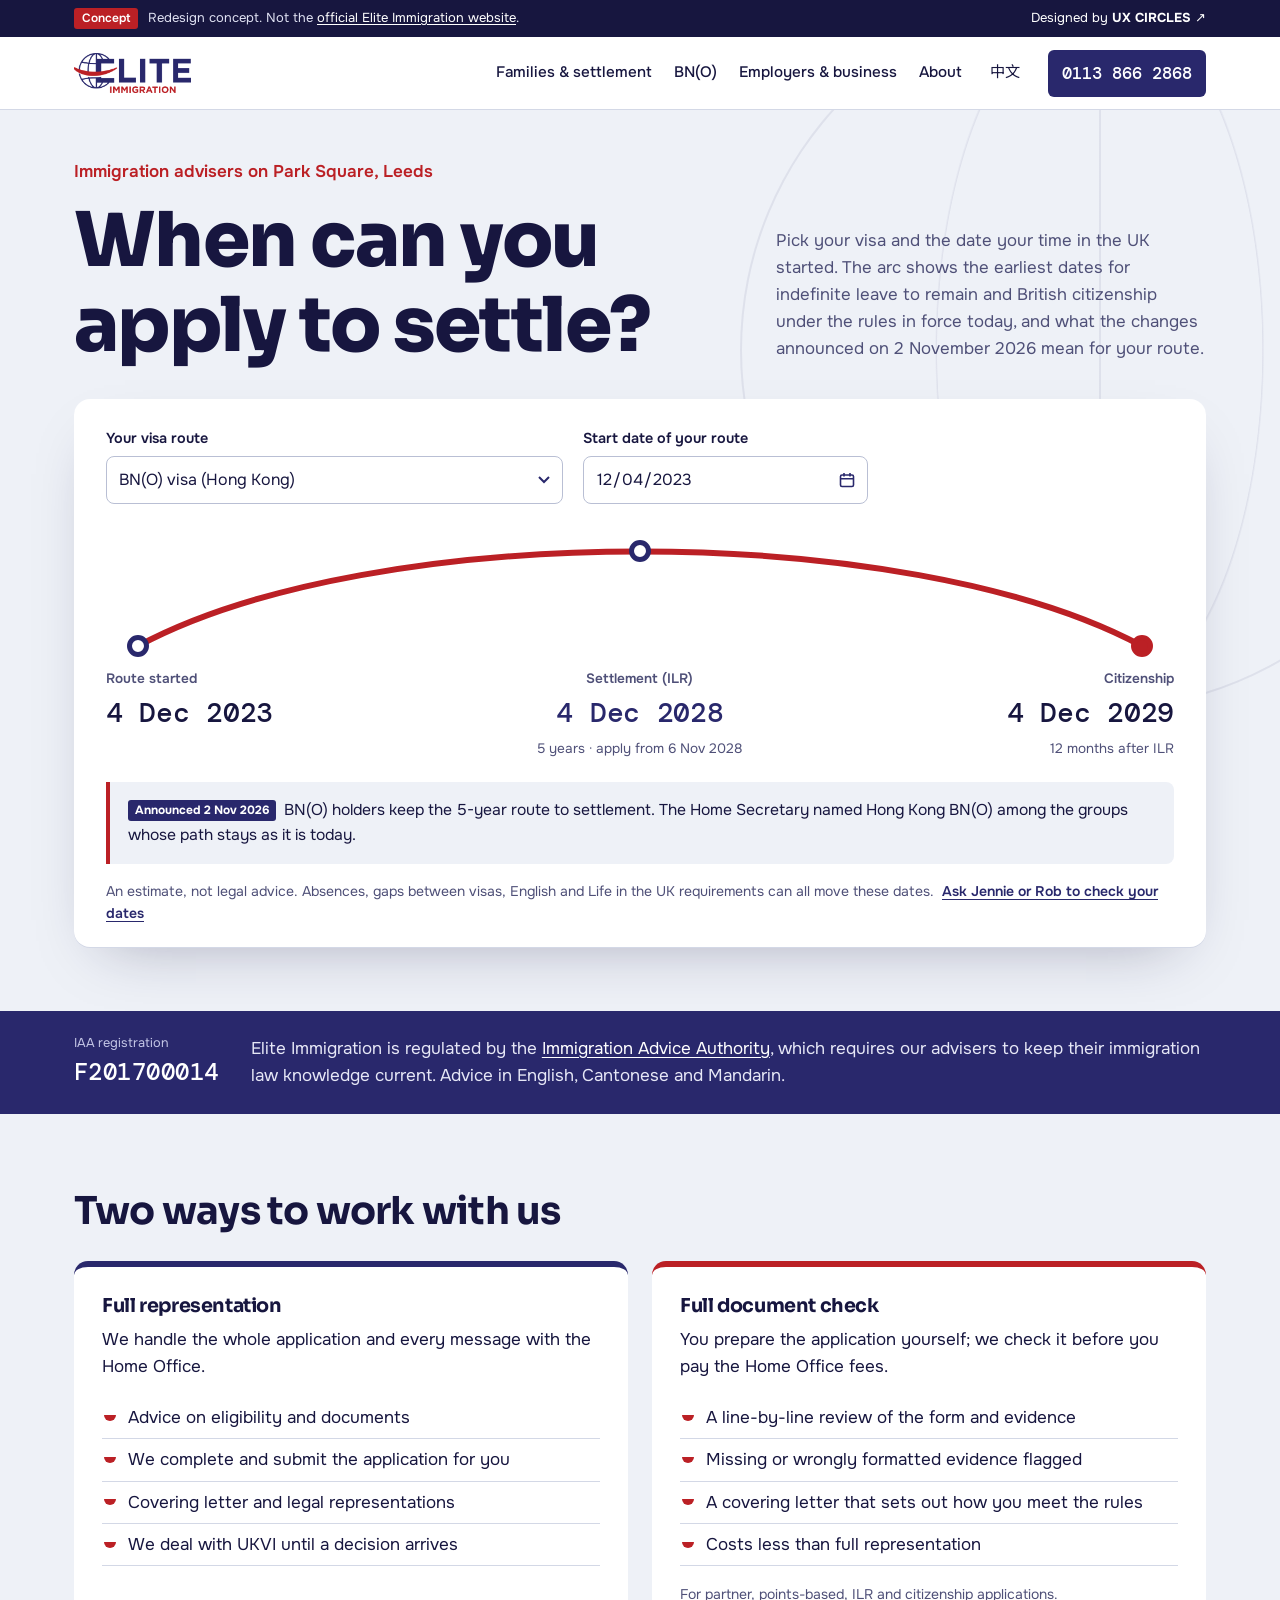
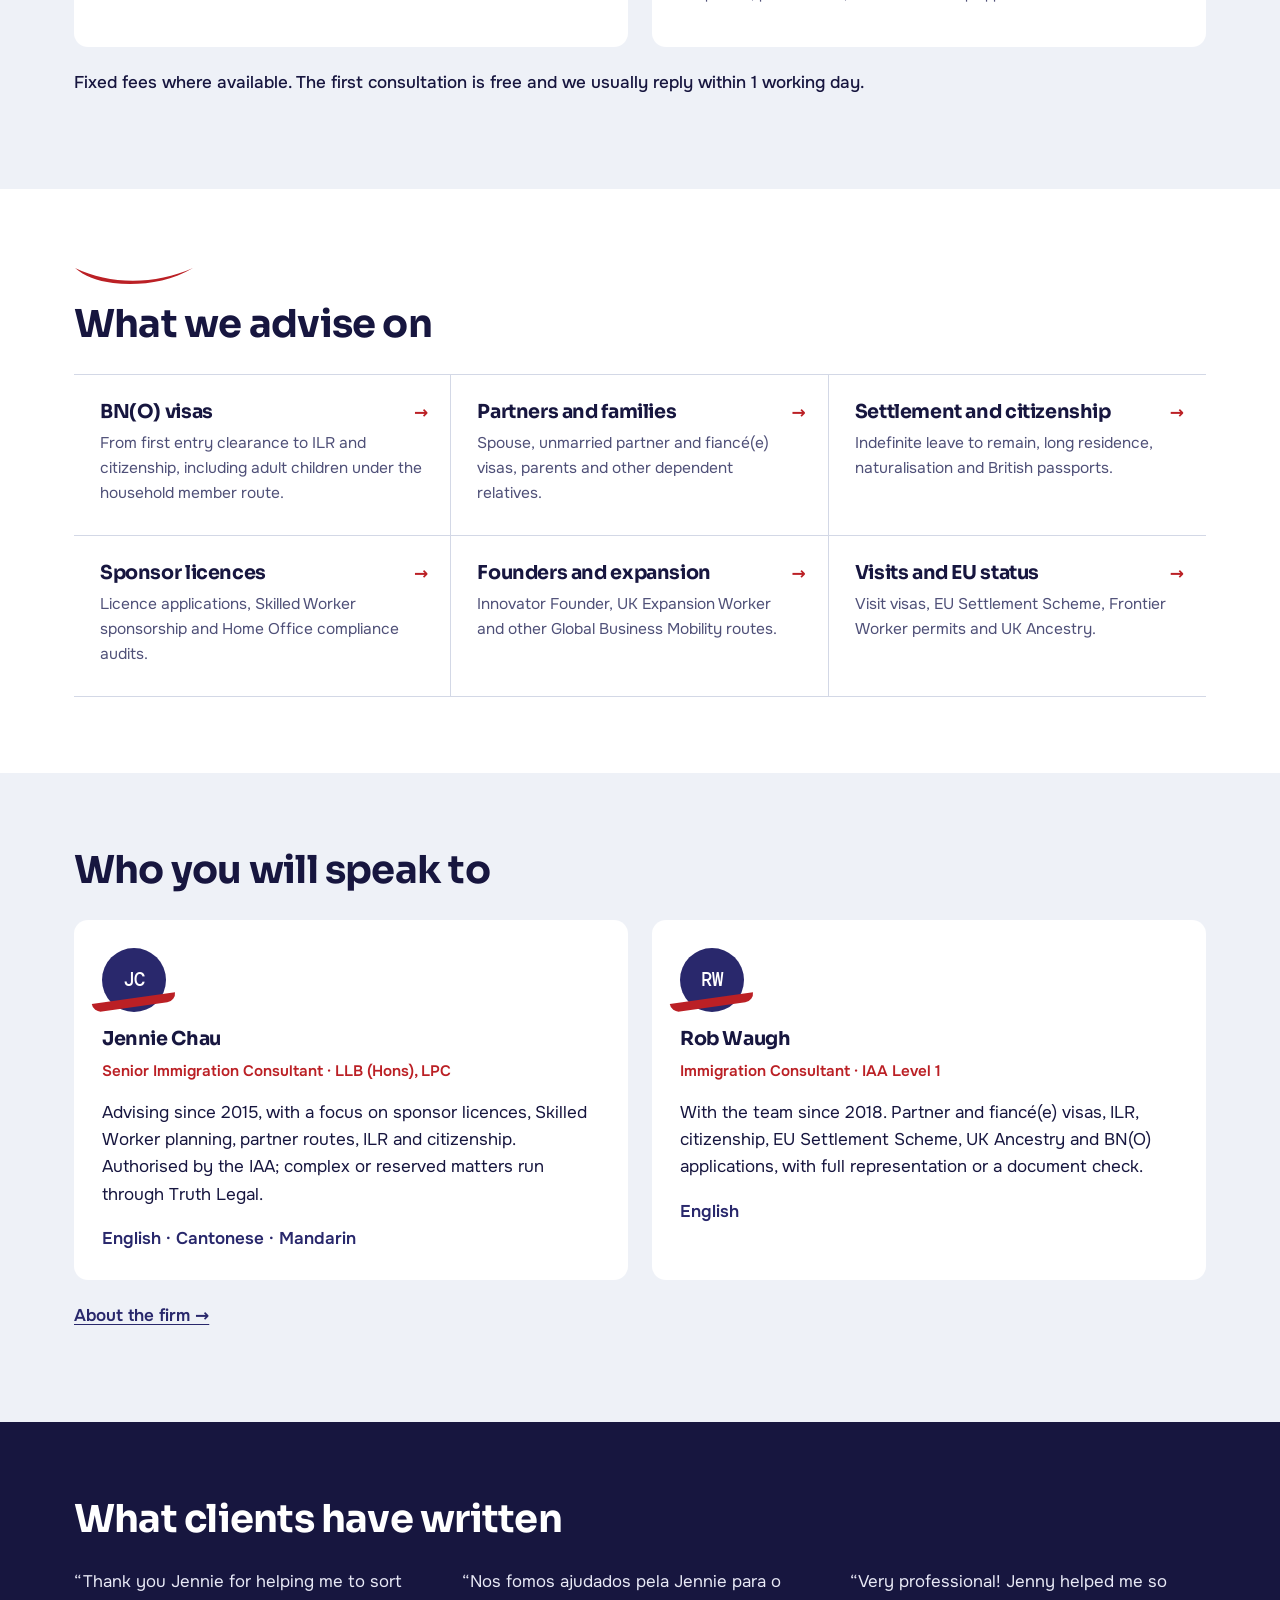
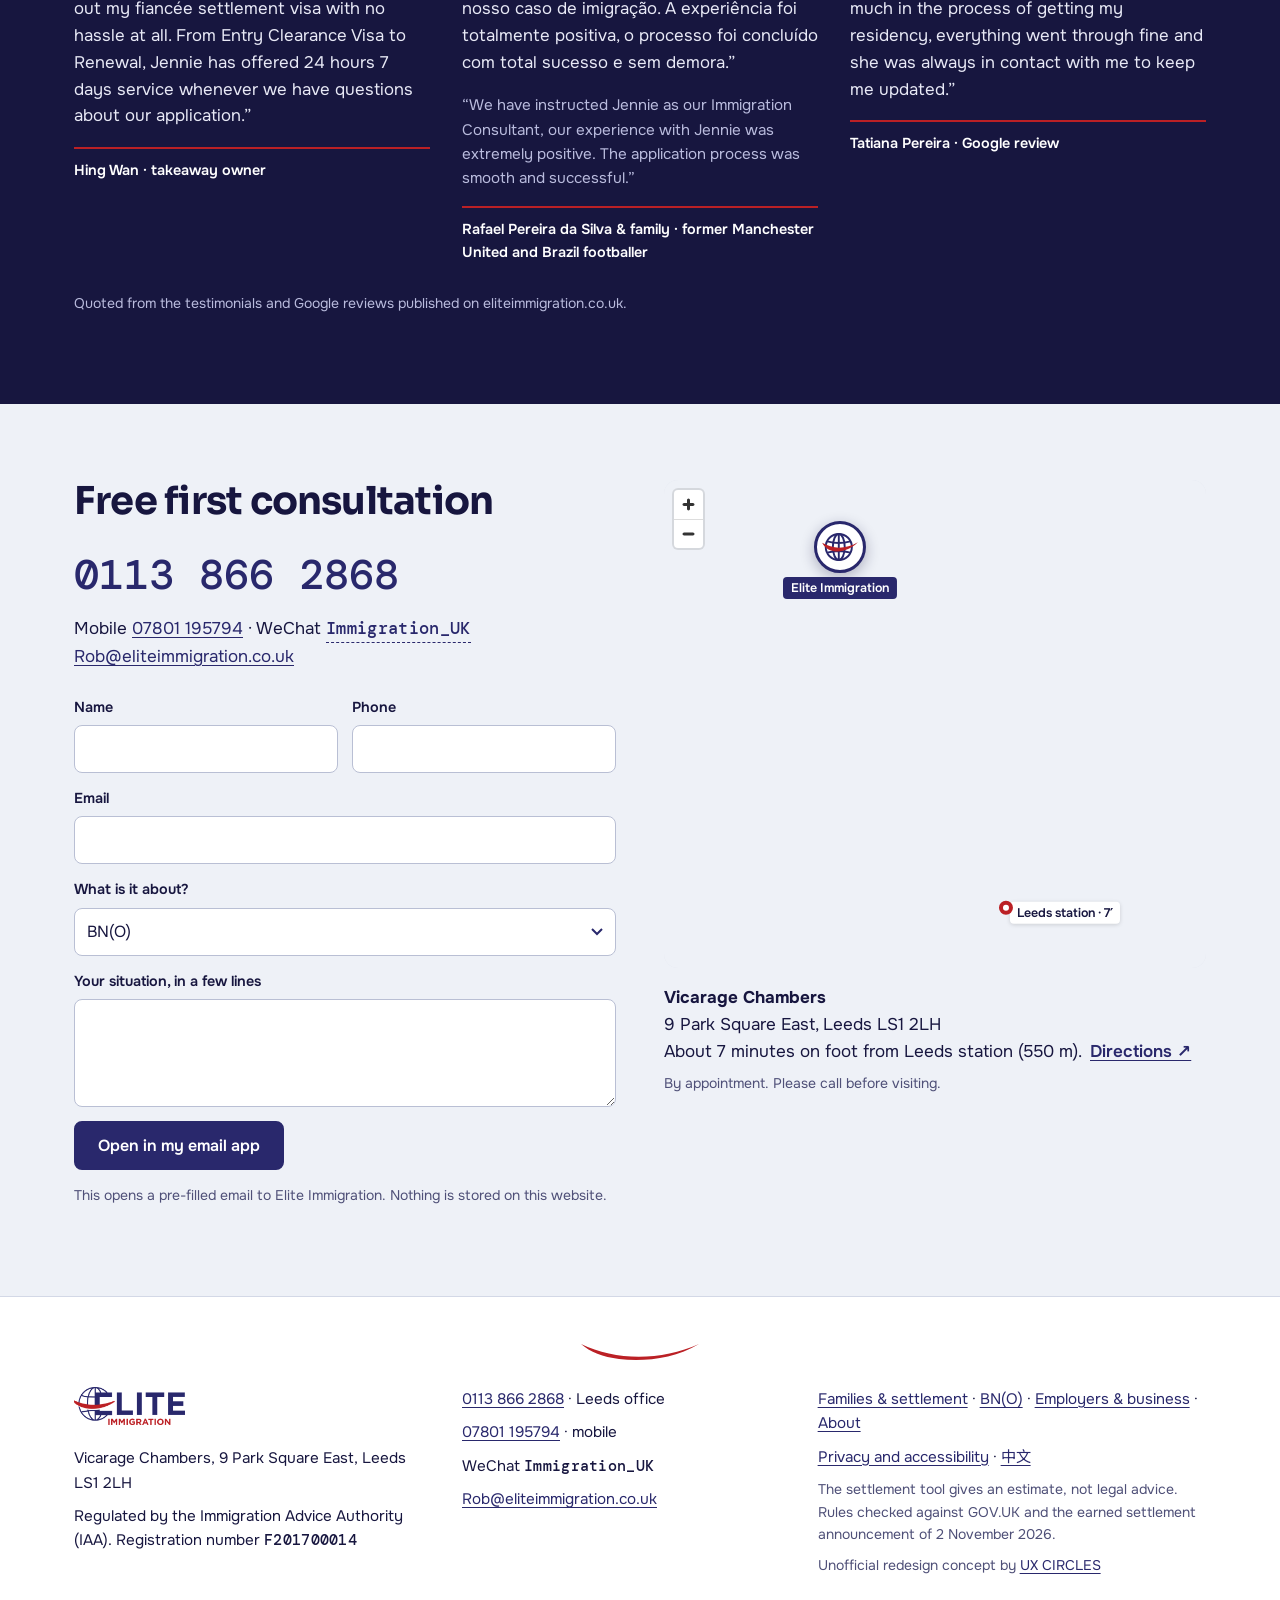
<file: index.html>
<!doctype html>
<html lang="en-GB">
<head>
<meta charset="utf-8">
<meta name="viewport" content="width=device-width, initial-scale=1">
<meta name="robots" content="noindex, nofollow">
<title>Elite Immigration · UK immigration advisers in Leeds</title>
<meta name="description" content="IAA-regulated immigration advisers on Park Square, Leeds. Work out when you can apply to settle.">
<link rel="alternate" hreflang="en" href="https://uxcircles.github.io/eliteimmigration/">
<link rel="alternate" hreflang="zh-Hant-HK" href="https://uxcircles.github.io/eliteimmigration/zh/">
<link rel="icon" type="image/svg+xml" href="assets/img/mark.svg">
<link rel="icon" type="image/png" href="assets/img/favicon.png">
<link rel="apple-touch-icon" href="assets/img/apple-touch-icon.png">
<meta name="theme-color" content="#29286c">
<link rel="preload" href="assets/fonts/sora.woff2" as="font" type="font/woff2" crossorigin>
<link rel="preload" href="assets/fonts/onest.woff2" as="font" type="font/woff2" crossorigin>
<link rel="stylesheet" href="assets/site.css?v=7">
<script defer src="assets/site.js?v=7"></script>
</head>
<body>
<a class="skip" href="#main">Skip to content</a>
<div class="concept-bar" role="note">
  <div class="wrap concept-in">
    <p><span class="concept-tag">Concept</span><span class="concept-long">Redesign concept. Not the <a href="https://eliteimmigration.co.uk/" target="_blank" rel="noopener">official Elite Immigration website</a>.</span></p>
    <a class="concept-by" href="https://ux-circles.com/professionals" target="_blank" rel="noopener">Designed by <strong>UX CIRCLES</strong> ↗</a>
  </div>
</div>
<header class="head" id="top">
  <div class="wrap head-in">
    <a class="brand" href="index.html" aria-label="Elite Immigration, home">
      <img src="assets/img/logo.png" width="800" height="273" alt="Elite Immigration">
    </a>
    <nav class="nav" aria-label="Main"><a href="individual.html">Families &amp; settlement</a><a href="bno.html">BN(O)</a><a href="business.html">Employers &amp; business</a><a href="about.html">About</a></nav>
    <a class="lang" href="zh/" lang="zh-Hant-HK" hreflang="zh-Hant-HK">中文</a>
    <a class="head-call" href="tel:+441138662868">0113 866 2868</a>
    <button class="menu-btn" type="button" aria-expanded="false" aria-controls="menu">Menu</button>
  </div>
  <div class="menu" id="menu" hidden>
    <nav class="wrap" aria-label="Menu">
      <a href="individual.html">Families &amp; settlement</a><a href="bno.html">BN(O)</a><a href="business.html">Employers &amp; business</a><a href="about.html">About</a>
      <a href="index.html#contact">Free consultation</a>
      <a href="tel:+441138662868">Call 0113 866 2868</a>
      <a href="zh/" lang="zh-Hant-HK">中文</a>
    </nav>
  </div>
</header>
<main id="main">
<section class="hero" aria-labelledby="h1">
  <div class="wrap">
    <p class="hero-place">Immigration advisers on Park Square, Leeds</p>
    <div class="hero-top"><h1 id="h1">When can you apply to settle?</h1>
    <p class="hero-lede">Pick your visa and the date your time in the UK started. The arc shows the earliest dates for indefinite leave to remain and British citizenship under the rules in force today, and what the changes announced on 2 November 2026 mean for your route.</p></div>
    <form class="tool" id="tool" novalidate>
      <div class="tool-fields">
        <label class="f f-route"><span>Your visa route</span>
          <select id="t-route"><option value="bno">BN(O) visa (Hong Kong)</option><option value="partner">Partner of a British citizen or settled person</option><option value="skilled">Skilled Worker</option><option value="innovator">Innovator Founder</option><option value="long">Long residence (any lawful visas)</option></select></label>
        <label class="f f-date"><span>Start date of your route</span>
          <input id="t-start" type="date" required min="2005-01-01"></label>
        <label class="f f-pay" hidden><span>Your salary (gross a year)</span>
          <select id="t-pay">
            <option value="low">Under £50,271</option>
            <option value="mid">£50,271 or more</option>
            <option value="high">£125,141 or more</option>
          </select></label>
        <label class="f f-brit" hidden><span>Married to a British citizen?</span>
          <select id="t-brit"><option value="yes">Yes</option><option value="no">No, settled person</option></select></label>
      </div>
      <div class="arc" aria-hidden="true">
        <svg viewBox="0 0 1000 200" preserveAspectRatio="none"><path class="arc-path" d="M30 180 C 250 -30, 750 -30, 970 180"/></svg>
        <span class="dot d0"></span><span class="dot d1"></span><span class="dot d2"></span>
      </div>
      <ol class="stops" id="t-stops" aria-live="polite">
        <li class="stop s0"><span class="stop-k">Route started</span><span class="stop-d" id="t-d0">—</span></li>
        <li class="stop s1"><span class="stop-k">Settlement (ILR)</span><span class="stop-d" id="t-d1">—</span><span class="stop-n" id="t-n1"></span></li>
        <li class="stop s2"><span class="stop-k">Citizenship</span><span class="stop-d" id="t-d2">—</span><span class="stop-n" id="t-n2"></span></li>
      </ol>
      <div class="change" id="t-change"></div>
      <p class="tool-foot">An estimate, not legal advice. Absences, gaps between visas, English and Life in the UK requirements can all move these dates.
        <a href="#contact" id="t-ask">Ask Jennie or Rob to check your dates</a></p>
    </form>
  </div>
</section><script type="application/json" id="tool-text">{"locale": "en-GB", "apply": "apply from {d}", "years": "{n} years", "afterIlr": "12 months after ILR", "withIlr": "as soon as you have ILR", "pick": "Enter a date", "now": "Rules today", "plan": "Announced 2 Nov 2026", "c": {"bno": "BN(O) holders keep the 5-year route to settlement. The Home Secretary named Hong Kong BN(O) among the groups whose path stays as it is today.", "partner": "Partners of British citizens keep the 5-year route (the &ldquo;British connection&rdquo; group). Partners of people who are settled but not British should check with us: the announcement does not spell this out.", "skilled_low": "Under the announced plan the baseline becomes <strong>10 years</strong> for most routes, so this date could move to <strong>{d}</strong>. The new rules are expected to be laid from December 2026 and phased in through 2027. People already on the route are not exempt unless they hold ILR when the rules start.", "skilled_mid": "Earning £50,271 or more for 3 of the last 5 years keeps a <strong>5-year</strong> route under the announced plan. You will also need at least 3 years of National Insurance contributions.", "skilled_high": "Earning £125,141 or more for 3 years opens a <strong>3-year</strong> route under the announced plan, so you could reach settlement as early as <strong>{d}</strong> once the rules are in force.", "innovator": "Innovator Founder settlement is 3 years today. The announcement does not say clearly what happens to this route, so talk to us before you plan around the date.", "long": "Long residence already needs 10 years of continuous lawful residence. Check your absences: long gaps or overstays can break the 10 years."}}</script><section class="reg" aria-label="Regulation">
  <div class="wrap reg-in">
    <p class="reg-num"><span>IAA registration</span><span class="mono">F201700014</span></p>
    <p>Elite Immigration is regulated by the <a href="https://www.gov.uk/government/organisations/immigration-advice-authority" target="_blank" rel="noopener">Immigration Advice Authority</a>, which requires our advisers to keep their immigration law knowledge current. Advice in English, Cantonese and Mandarin.</p>
  </div>
</section><section class="ways" aria-labelledby="ways-h">
  <div class="wrap">
    <h2 id="ways-h">Two ways to work with us</h2>
    <div class="ways-grid">
      <article class="way">
        <h3>Full representation</h3>
        <p>We handle the whole application and every message with the Home Office.</p>
        <ul>
          <li>Advice on eligibility and documents</li>
          <li>We complete and submit the application for you</li>
          <li>Covering letter and legal representations</li>
          <li>We deal with UKVI until a decision arrives</li>
        </ul>
      </article>
      <article class="way way-alt">
        <h3>Full document check</h3>
        <p>You prepare the application yourself; we check it before you pay the Home Office fees.</p>
        <ul>
          <li>A line-by-line review of the form and evidence</li>
          <li>Missing or wrongly formatted evidence flagged</li>
          <li>A covering letter that sets out how you meet the rules</li>
          <li>Costs less than full representation</li>
        </ul>
        <p class="small">For partner, points-based, ILR and citizenship applications.</p>
      </article>
    </div>
    <p class="ways-note">Fixed fees where available. The first consultation is free and we usually reply within 1 working day.</p>
  </div>
</section><section class="areas" aria-labelledby="areas-h">
  <div class="wrap">
    <svg class="swoosh" viewBox="0 0 240 40" aria-hidden="true" focusable="false"><path d="M2 6c70 34 160 34 236 0-50 30-112 36-160 30C46 32 20 22 2 6z"/></svg>
    <h2 id="areas-h">What we advise on</h2>
    <ul class="area-list"><li><a href="bno.html"><h3>BN(O) visas</h3><p>From first entry clearance to ILR and citizenship, including adult children under the household member route.</p><span class="arrow" aria-hidden="true">→</span></a></li><li><a href="individual.html"><h3>Partners and families</h3><p>Spouse, unmarried partner and fiancé(e) visas, parents and other dependent relatives.</p><span class="arrow" aria-hidden="true">→</span></a></li><li><a href="individual.html#settle"><h3>Settlement and citizenship</h3><p>Indefinite leave to remain, long residence, naturalisation and British passports.</p><span class="arrow" aria-hidden="true">→</span></a></li><li><a href="business.html"><h3>Sponsor licences</h3><p>Licence applications, Skilled Worker sponsorship and Home Office compliance audits.</p><span class="arrow" aria-hidden="true">→</span></a></li><li><a href="business.html#founders"><h3>Founders and expansion</h3><p>Innovator Founder, UK Expansion Worker and other Global Business Mobility routes.</p><span class="arrow" aria-hidden="true">→</span></a></li><li><a href="individual.html#visit"><h3>Visits and EU status</h3><p>Visit visas, EU Settlement Scheme, Frontier Worker permits and UK Ancestry.</p><span class="arrow" aria-hidden="true">→</span></a></li></ul>
  </div>
</section><section class="people" aria-labelledby="people-h">
  <div class="wrap">
    <h2 id="people-h">Who you will speak to</h2>
    <div class="people-grid">
      <article class="person">
        <p class="mono person-id">JC</p>
        <h3>Jennie Chau</h3>
        <p class="role">Senior Immigration Consultant · LLB (Hons), LPC</p>
        <p>Advising since 2015, with a focus on sponsor licences, Skilled Worker planning, partner routes, ILR and citizenship. Authorised by the IAA; complex or reserved matters run through Truth Legal.</p>
        <p class="langs">English · Cantonese · Mandarin</p>
      </article>
      <article class="person">
        <p class="mono person-id">RW</p>
        <h3>Rob Waugh</h3>
        <p class="role">Immigration Consultant · IAA Level 1</p>
        <p>With the team since 2018. Partner and fiancé(e) visas, ILR, citizenship, EU Settlement Scheme, UK Ancestry and BN(O) applications, with full representation or a document check.</p>
        <p class="langs">English</p>
      </article>
    </div>
    <p><a class="more" href="about.html">About the firm →</a></p>
  </div>
</section><section class="quotes" aria-labelledby="q-h">
  <div class="wrap">
    <h2 id="q-h">What clients have written</h2>
    <div class="q-grid">
      <figure class="q">
        <blockquote><p>&ldquo;Thank you Jennie for helping me to sort out my fiancée settlement visa with no hassle at all. From Entry Clearance Visa to Renewal, Jennie has offered 24 hours 7 days service whenever we have questions about our application.&rdquo;</p></blockquote>
        <figcaption>Hing Wan · takeaway owner</figcaption>
      </figure>
      <figure class="q">
        <blockquote><p lang="pt">&ldquo;Nos fomos ajudados pela Jennie para o nosso caso de imigração. A experiência foi totalmente positiva, o processo foi concluído com total sucesso e sem demora.&rdquo;</p>
        <p class="q-tr">&ldquo;We have instructed Jennie as our Immigration Consultant, our experience with Jennie was extremely positive. The application process was smooth and successful.&rdquo;</p></blockquote>
        <figcaption>Rafael Pereira da Silva &amp; family · former Manchester United and Brazil footballer</figcaption>
      </figure>
      <figure class="q">
        <blockquote><p>&ldquo;Very professional! Jenny helped me so much in the process of getting my residency, everything went through fine and she was always in contact with me to keep me updated.&rdquo;</p></blockquote>
        <figcaption>Tatiana Pereira · Google review</figcaption>
      </figure>
    </div>
    <p class="small">Quoted from the testimonials and Google reviews published on eliteimmigration.co.uk.</p>
  </div>
</section><section class="contact" id="contact" aria-labelledby="c-h">
  <div class="wrap contact-grid">
    <div class="c-text">
      <h2 id="c-h">Free first consultation</h2>
      <p class="c-phone"><a href="tel:+441138662868">0113 866 2868</a></p>
      <p>Mobile <a href="tel:+447801195794">07801 195794</a> · WeChat <button type="button" class="copy mono" data-copy="Immigration_UK" data-done="ID copied">Immigration_UK</button><br>
      <a href="mailto:Rob@eliteimmigration.co.uk">Rob@eliteimmigration.co.uk</a></p>
      <form class="form" id="enquiry" novalidate data-email="Rob@eliteimmigration.co.uk" data-subject="Free consultation request">
        <div class="row2">
          <label class="f"><span>Name</span><input name="name" autocomplete="name" required></label>
          <label class="f"><span>Phone</span><input name="phone" type="tel" autocomplete="tel" required></label>
        </div>
        <label class="f"><span>Email</span><input name="email" type="email" autocomplete="email"></label>
        <label class="f"><span>What is it about?</span><select name="topic"><option>BN(O)</option><option>Partner or family visa</option><option>Settlement (ILR) or citizenship</option><option>Sponsor licence or Skilled Worker</option><option>Business or founder visa</option><option>Visit visa</option><option>Document check</option><option>Something else</option></select></label>
        <label class="f"><span>Your situation, in a few lines</span><textarea name="msg" rows="4"></textarea></label>
        <input type="hidden" name="dates" id="f-dates">
        <p class="f-err" role="alert" hidden>Please add your name and a phone number.</p>
        <button class="btn" type="submit">Open in my email app</button>
        <p class="small">This opens a pre-filled email to Elite Immigration. Nothing is stored on this website.</p>
      </form>
    </div>
    <div class="c-map">
      <div class="map" data-map>
        <svg class="map-sketch" viewBox="0 0 400 360" role="img" aria-label="Sketch map: Park Square is about 7 minutes walk north-west of Leeds station">
          <rect width="400" height="360" fill="#e6e9f2"/>
          <rect x="60" y="70" width="120" height="100" rx="6" fill="#d7e3cf"/>
          <text x="120" y="125" text-anchor="middle" font-size="13" fill="#4a4a7a">Park Square</text>
          <path d="M0 250h400M230 0v360" stroke="#fff" stroke-width="14"/>
          <rect x="250" y="270" width="130" height="40" rx="4" fill="#cfd3e3"/>
          <text x="315" y="295" text-anchor="middle" font-size="12" fill="#4a4a7a">Leeds station</text>
          <path d="M300 270 C 280 210, 220 190, 190 130" fill="none" stroke="#bb2025" stroke-width="4" stroke-dasharray="6 6"/>
          <circle cx="186" cy="122" r="9" fill="#29286c"/>
        </svg>
      </div>
      <address class="addr">
        <strong>Vicarage Chambers</strong><br>9 Park Square East, Leeds LS1 2LH<br>
        About 7 minutes on foot from Leeds station (550 m).
        <a href="https://www.google.com/maps/search/?api=1&amp;query=Elite+Immigration+9+Park+Square+East+Leeds" target="_blank" rel="noopener">Directions ↗</a>
      </address>
      <p class="small">By appointment. Please call before visiting.</p>
      <script type="application/json" id="map-data">{"home": [-1.55065, 53.79895], "mark": "assets/img/mark.svg", "label": "Elite Immigration", "routes": [{"name": "Leeds station", "min": 7, "start": [-1.5478, 53.7955], "coords": [[-1.54793, 53.79545], [-1.54823, 53.7957], [-1.54845, 53.79588], [-1.54845, 53.79593], [-1.54844, 53.79601], [-1.54845, 53.79604], [-1.54846, 53.79613], [-1.54846, 53.79617], [-1.54846, 53.79621], [-1.54829, 53.79622], [-1.54824, 53.79626], [-1.5482, 53.79628], [-1.5482, 53.79635], [-1.54758, 53.79675], [-1.5477, 53.79681], [-1.54788, 53.79691], [-1.54805, 53.797], [-1.54839, 53.79719], [-1.54846, 53.79723], [-1.54859, 53.79731], [-1.54867, 53.79736], [-1.54873, 53.7974], [-1.5488, 53.79744], [-1.54913, 53.79762], [-1.54919, 53.79766], [-1.54932, 53.79769], [-1.54942, 53.79774], [-1.5494, 53.79779], [-1.54939, 53.79782], [-1.54947, 53.79783], [-1.54944, 53.7979], [-1.54939, 53.79807], [-1.54947, 53.79807], [-1.54939, 53.79829], [-1.54954, 53.7983], [-1.5498, 53.79833], [-1.55009, 53.79838], [-1.55025, 53.7984], [-1.55032, 53.79841], [-1.5503, 53.79845], [-1.55019, 53.79871], [-1.55024, 53.79872], [-1.55051, 53.79877], [-1.55066, 53.79879], [-1.55066, 53.79879]]}]}</script>
    </div>
  </div>
</section>
</main>
<footer class="foot">
  <svg class="swoosh foot-swoosh" viewBox="0 0 240 40" aria-hidden="true" focusable="false"><path d="M2 6c70 34 160 34 236 0-50 30-112 36-160 30C46 32 20 22 2 6z"/></svg>
  <div class="wrap foot-grid">
    <div>
      <img class="foot-logo" src="assets/img/logo.png" width="800" height="273" alt="Elite Immigration">
      <p>Vicarage Chambers, 9 Park Square East, Leeds LS1 2LH</p>
      <p>Regulated by the Immigration Advice Authority (IAA). Registration number <span class="mono">F201700014</span></p>
    </div>
    <div>
      <p><a href="tel:+441138662868">0113 866 2868</a> · Leeds office</p>
      <p><a href="tel:+447801195794">07801 195794</a> · mobile</p>
      <p>WeChat <span class="mono">Immigration_UK</span></p>
      <p><a href="mailto:Rob@eliteimmigration.co.uk">Rob@eliteimmigration.co.uk</a></p>
    </div>
    <div>
      <p><a href="individual.html">Families &amp; settlement</a> · <a href="bno.html">BN(O)</a> · <a href="business.html">Employers &amp; business</a> · <a href="about.html">About</a></p>
      <p><a href="privacy.html">Privacy and accessibility</a> · <a href="zh/" lang="zh-Hant-HK">中文</a></p>
      <p class="small">The settlement tool gives an estimate, not legal advice. Rules checked against GOV.UK and the earned settlement announcement of 2 November 2026.</p>
      <p class="small">Unofficial redesign concept by <a href="https://ux-circles.com/professionals" target="_blank" rel="noopener">UX CIRCLES</a></p>
    </div>
  </div>
</footer>
<nav class="mbar" aria-label="Quick actions">
  <a href="tel:+441138662868">Call</a>
  <button type="button" data-copy="Immigration_UK" data-done="ID copied">WeChat</button>
  <a href="index.html#contact">Free consultation</a>
</nav>
<div class="toast" role="status" aria-live="polite"></div>
</body>
</html>
</file>
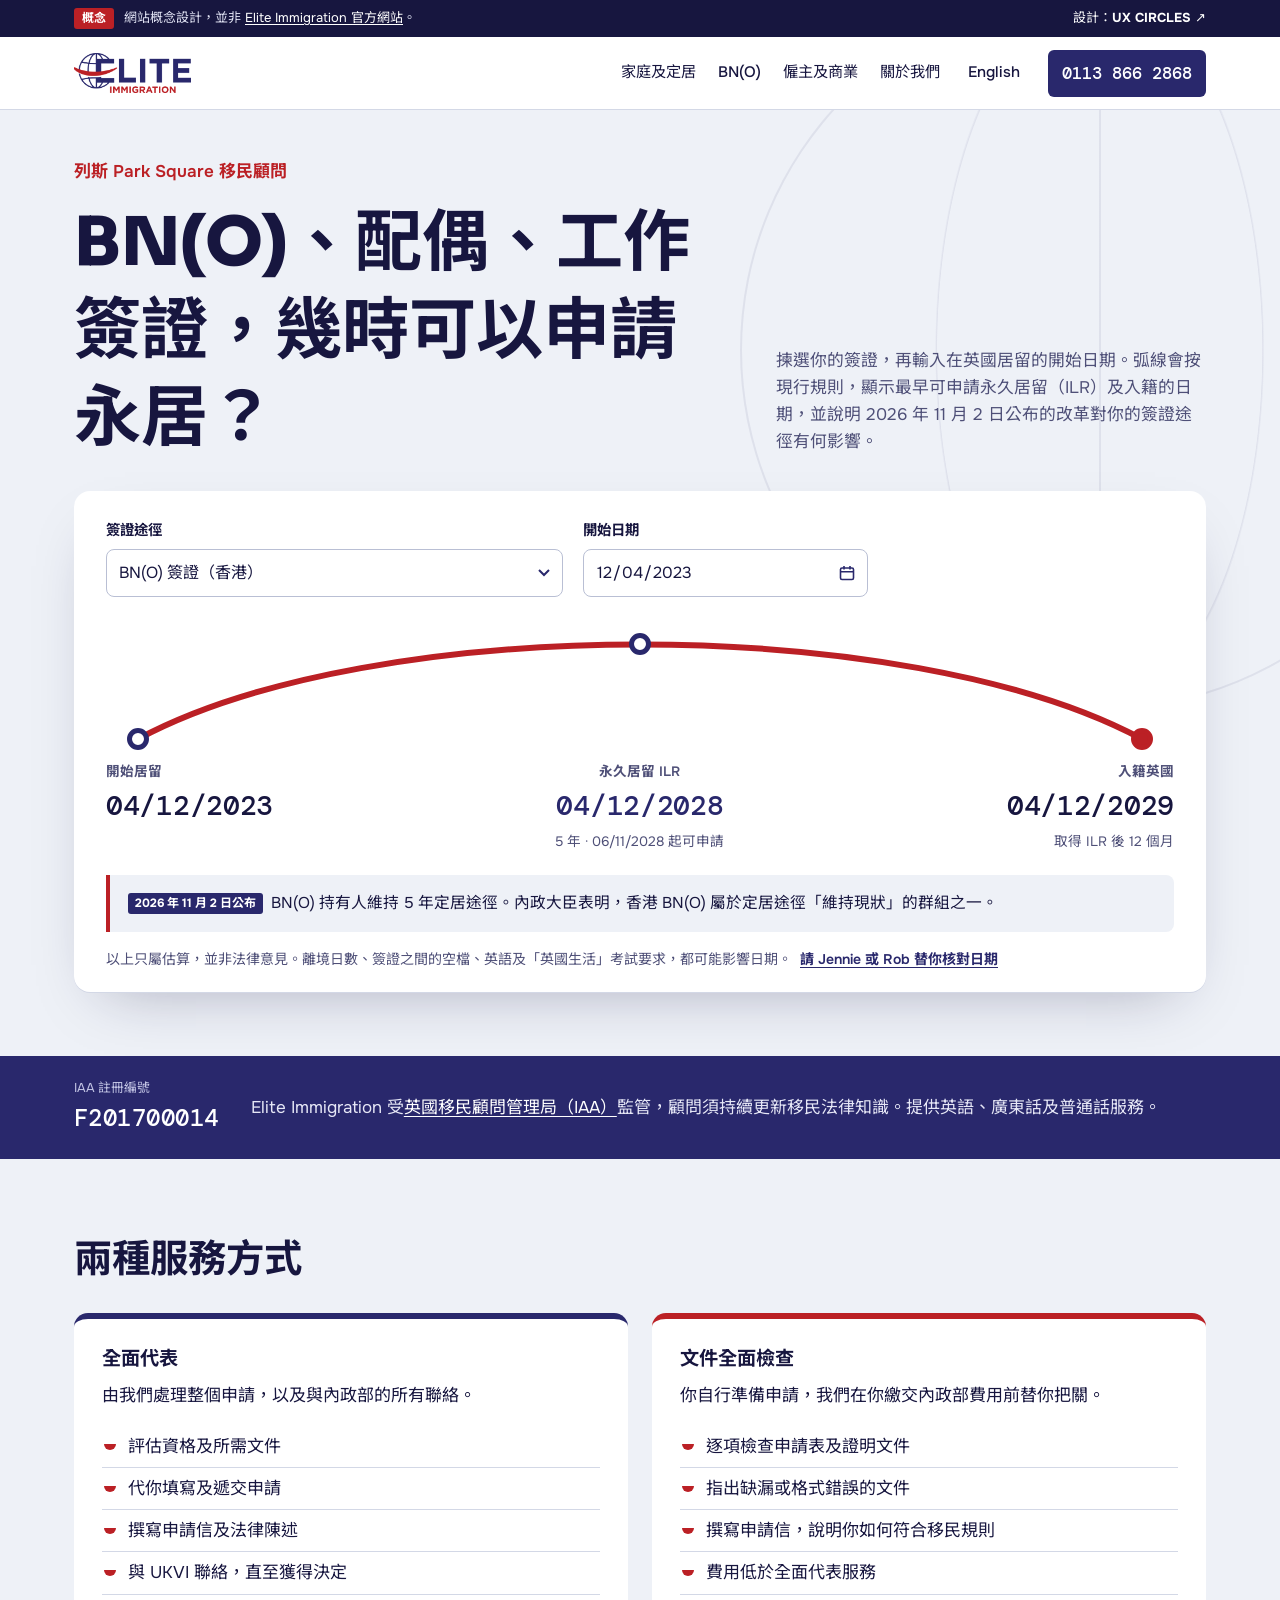
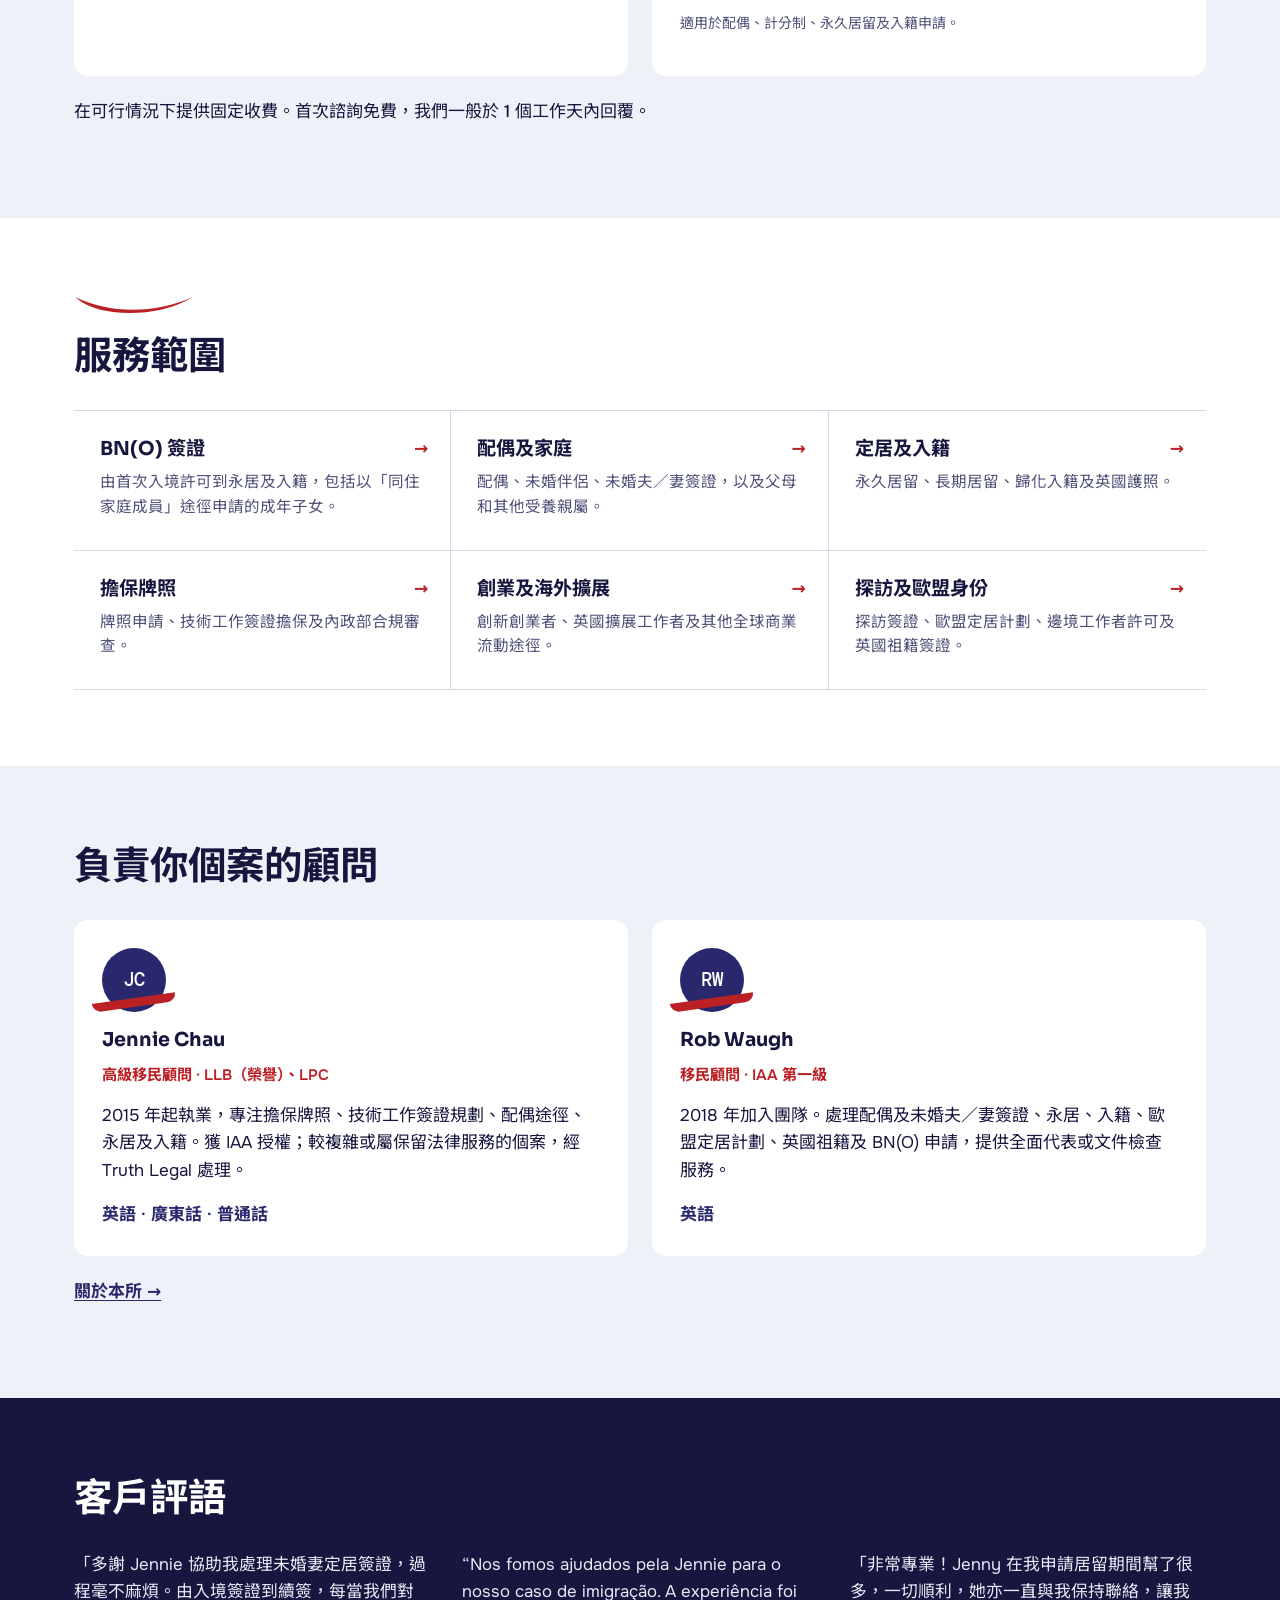
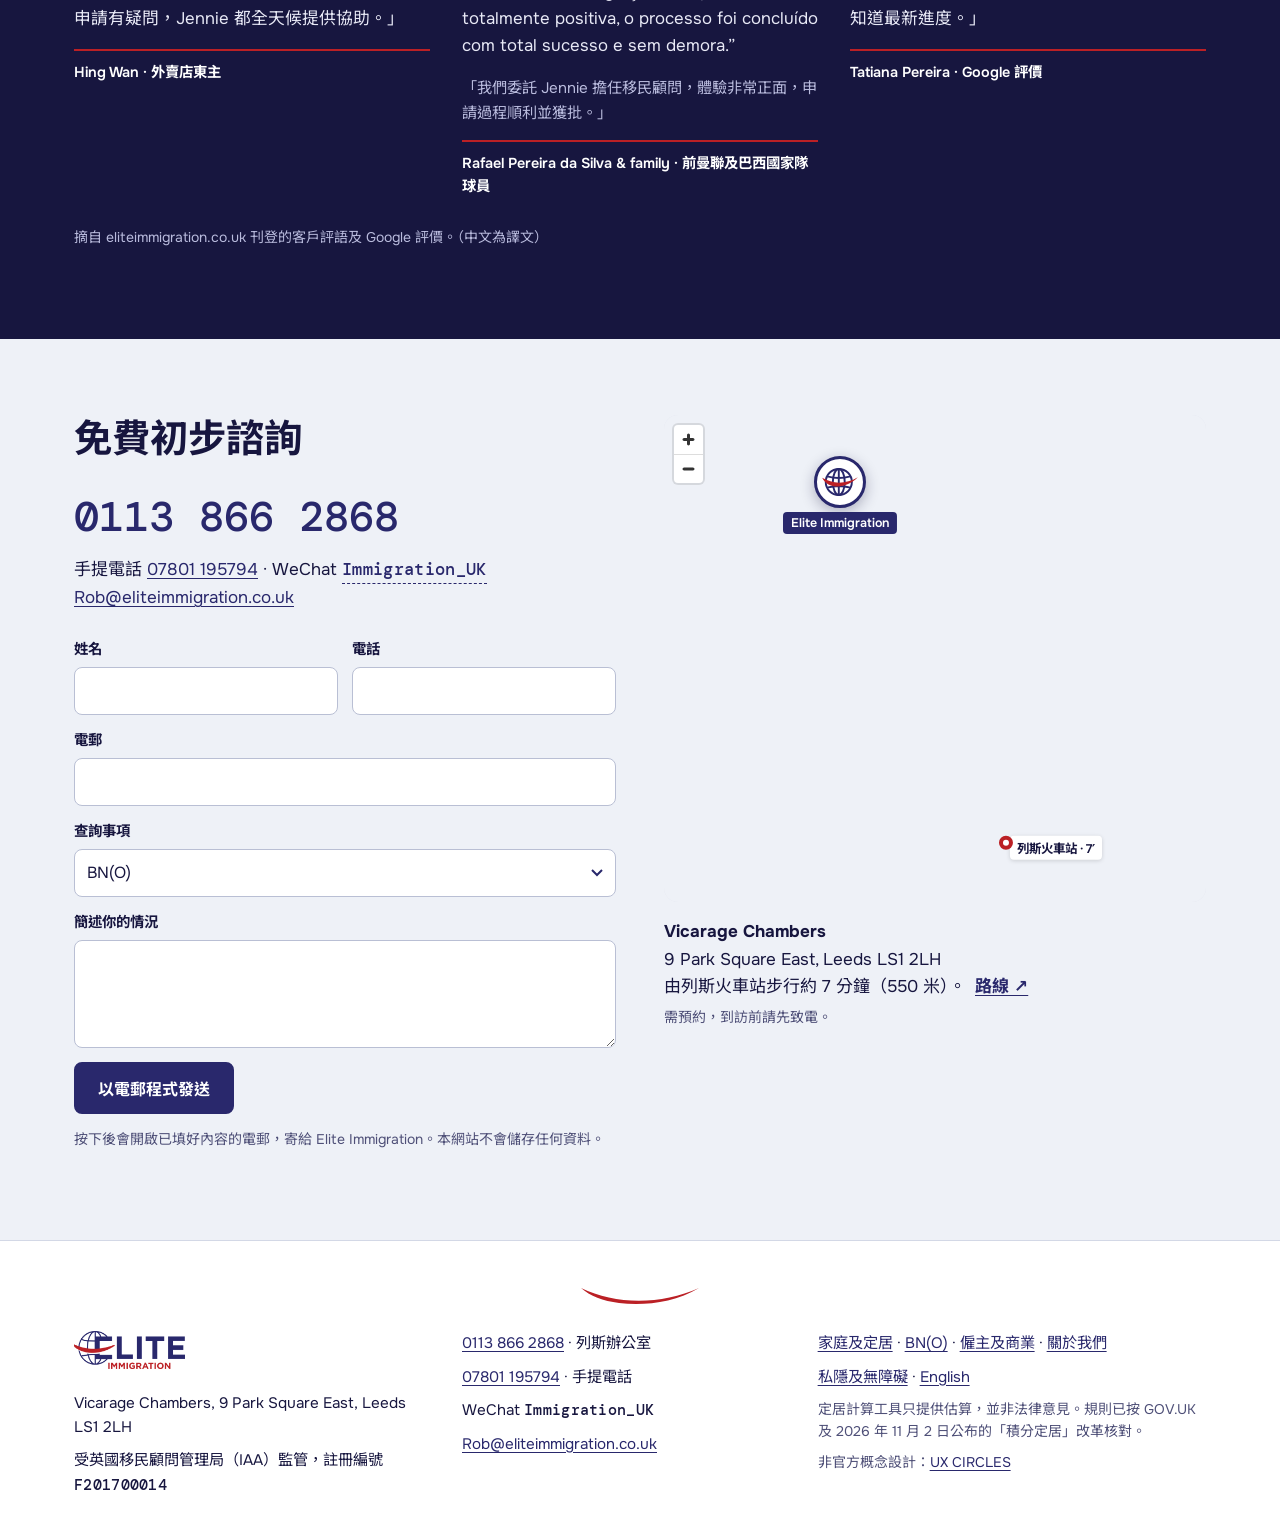
<file: zh/index.html>
<!doctype html>
<html lang="zh-Hant-HK">
<head>
<meta charset="utf-8">
<meta name="viewport" content="width=device-width, initial-scale=1">
<meta name="robots" content="noindex, nofollow">
<title>Elite Immigration · 列斯英國移民顧問</title>
<meta name="description" content="受 IAA 監管的列斯移民顧問。計算你最早何時可申請永居。">
<link rel="alternate" hreflang="en" href="https://uxcircles.github.io/eliteimmigration/">
<link rel="alternate" hreflang="zh-Hant-HK" href="https://uxcircles.github.io/eliteimmigration/zh/">
<link rel="icon" type="image/svg+xml" href="../assets/img/mark.svg">
<link rel="icon" type="image/png" href="../assets/img/favicon.png">
<link rel="apple-touch-icon" href="../assets/img/apple-touch-icon.png">
<meta name="theme-color" content="#29286c">
<link rel="preload" href="../assets/fonts/sora.woff2" as="font" type="font/woff2" crossorigin>
<link rel="preload" href="../assets/fonts/onest.woff2" as="font" type="font/woff2" crossorigin>
<link rel="stylesheet" href="../assets/site.css?v=7">
<script defer src="../assets/site.js?v=7"></script>
</head>
<body>
<a class="skip" href="#main">跳至內容</a>
<div class="concept-bar" role="note">
  <div class="wrap concept-in">
    <p><span class="concept-tag">概念</span><span class="concept-long">網站概念設計，並非 <a href="https://eliteimmigration.co.uk/" target="_blank" rel="noopener">Elite Immigration 官方網站</a>。</span></p>
    <a class="concept-by" href="https://ux-circles.com/professionals" target="_blank" rel="noopener">設計：<strong>UX CIRCLES</strong> ↗</a>
  </div>
</div>
<header class="head" id="top">
  <div class="wrap head-in">
    <a class="brand" href="index.html" aria-label="Elite Immigration 首頁">
      <img src="../assets/img/logo.png" width="800" height="273" alt="Elite Immigration">
    </a>
    <nav class="nav" aria-label="主選單"><a href="individual.html">家庭及定居</a><a href="bno.html">BN(O)</a><a href="business.html">僱主及商業</a><a href="about.html">關於我們</a></nav>
    <a class="lang" href="../" lang="en" hreflang="en">English</a>
    <a class="head-call" href="tel:+441138662868">0113 866 2868</a>
    <button class="menu-btn" type="button" aria-expanded="false" aria-controls="menu">選單</button>
  </div>
  <div class="menu" id="menu" hidden>
    <nav class="wrap" aria-label="選單">
      <a href="individual.html">家庭及定居</a><a href="bno.html">BN(O)</a><a href="business.html">僱主及商業</a><a href="about.html">關於我們</a>
      <a href="index.html#contact">免費初步諮詢</a>
      <a href="tel:+441138662868">致電 0113 866 2868</a>
      <a href="../" lang="en">English</a>
    </nav>
  </div>
</header>
<main id="main">
<section class="hero" aria-labelledby="h1">
  <div class="wrap">
    <p class="hero-place">列斯 Park Square 移民顧問</p>
    <div class="hero-top"><h1 id="h1">BN(O)、配偶、工作簽證，幾時可以申請永居？</h1>
    <p class="hero-lede">揀選你的簽證，再輸入在英國居留的開始日期。弧線會按現行規則，顯示最早可申請永久居留（ILR）及入籍的日期，並說明 2026 年 11 月 2 日公布的改革對你的簽證途徑有何影響。</p></div>
    <form class="tool" id="tool" novalidate>
      <div class="tool-fields">
        <label class="f f-route"><span>簽證途徑</span>
          <select id="t-route"><option value="bno">BN(O) 簽證（香港）</option><option value="partner">英國公民或定居人士的配偶／伴侶</option><option value="skilled">技術工作簽證（Skilled Worker）</option><option value="innovator">創新創業者簽證（Innovator Founder）</option><option value="long">長期合法居留（任何合法簽證）</option></select></label>
        <label class="f f-date"><span>開始日期</span>
          <input id="t-start" type="date" required min="2005-01-01"></label>
        <label class="f f-pay" hidden><span>年薪（稅前）</span>
          <select id="t-pay">
            <option value="low">低於 £50,271</option>
            <option value="mid">£50,271 或以上</option>
            <option value="high">£125,141 或以上</option>
          </select></label>
        <label class="f f-brit" hidden><span>配偶是英國公民？</span>
          <select id="t-brit"><option value="yes">是</option><option value="no">否，是定居人士</option></select></label>
      </div>
      <div class="arc" aria-hidden="true">
        <svg viewBox="0 0 1000 200" preserveAspectRatio="none"><path class="arc-path" d="M30 180 C 250 -30, 750 -30, 970 180"/></svg>
        <span class="dot d0"></span><span class="dot d1"></span><span class="dot d2"></span>
      </div>
      <ol class="stops" id="t-stops" aria-live="polite">
        <li class="stop s0"><span class="stop-k">開始居留</span><span class="stop-d" id="t-d0">—</span></li>
        <li class="stop s1"><span class="stop-k">永久居留 ILR</span><span class="stop-d" id="t-d1">—</span><span class="stop-n" id="t-n1"></span></li>
        <li class="stop s2"><span class="stop-k">入籍英國</span><span class="stop-d" id="t-d2">—</span><span class="stop-n" id="t-n2"></span></li>
      </ol>
      <div class="change" id="t-change"></div>
      <p class="tool-foot">以上只屬估算，並非法律意見。離境日數、簽證之間的空檔、英語及「英國生活」考試要求，都可能影響日期。
        <a href="#contact" id="t-ask">請 Jennie 或 Rob 替你核對日期</a></p>
    </form>
  </div>
</section><script type="application/json" id="tool-text">{"locale": "zh-HK", "apply": "{d} 起可申請", "years": "{n} 年", "afterIlr": "取得 ILR 後 12 個月", "withIlr": "取得 ILR 後即可申請", "pick": "請輸入日期", "now": "現行規則", "plan": "2026 年 11 月 2 日公布", "c": {"bno": "BN(O) 持有人維持 5 年定居途徑。內政大臣表明，香港 BN(O) 屬於定居途徑「維持現狀」的群組之一。", "partner": "英國公民的配偶維持 5 年途徑（「英國聯繫」群組）。如配偶只是定居人士而非英國公民，公布內容未有清楚說明，請先向我們查詢。", "skilled_low": "按已公布的方案，大部分途徑的基本年期將改為 <strong>10 年</strong>，即日期或會延至 <strong>{d}</strong>。新規則預計由 2026 年 12 月起提交國會，並於 2027 年分階段實施。除非新規則生效時已取得 ILR，現時持簽人士並不獲豁免。", "skilled_mid": "按已公布的方案，過去 5 年中有 3 年年薪達 £50,271 或以上，可維持 <strong>5 年</strong>途徑，另須至少 3 年國民保險供款。", "skilled_high": "按已公布的方案，3 年年薪達 £125,141 或以上，可走 <strong>3 年</strong>途徑；新規則生效後，最早或可於 <strong>{d}</strong> 申請定居。", "innovator": "現時 Innovator Founder 3 年可申請定居。公布內容未有清楚說明此途徑的安排，計劃前請先向我們查詢。", "long": "長期居留本身已須連續 10 年合法居留。請留意離境紀錄：長時間離開英國或逾期居留，都可能中斷 10 年的計算。"}}</script><section class="reg" aria-label="監管">
  <div class="wrap reg-in">
    <p class="reg-num"><span>IAA 註冊編號</span><span class="mono">F201700014</span></p>
    <p>Elite Immigration 受<a href="https://www.gov.uk/government/organisations/immigration-advice-authority" target="_blank" rel="noopener">英國移民顧問管理局（IAA）</a>監管，顧問須持續更新移民法律知識。提供英語、廣東話及普通話服務。</p>
  </div>
</section><section class="ways" aria-labelledby="ways-h">
  <div class="wrap">
    <h2 id="ways-h">兩種服務方式</h2>
    <div class="ways-grid">
      <article class="way">
        <h3>全面代表</h3>
        <p>由我們處理整個申請，以及與內政部的所有聯絡。</p>
        <ul>
          <li>評估資格及所需文件</li>
          <li>代你填寫及遞交申請</li>
          <li>撰寫申請信及法律陳述</li>
          <li>與 UKVI 聯絡，直至獲得決定</li>
        </ul>
      </article>
      <article class="way way-alt">
        <h3>文件全面檢查</h3>
        <p>你自行準備申請，我們在你繳交內政部費用前替你把關。</p>
        <ul>
          <li>逐項檢查申請表及證明文件</li>
          <li>指出缺漏或格式錯誤的文件</li>
          <li>撰寫申請信，說明你如何符合移民規則</li>
          <li>費用低於全面代表服務</li>
        </ul>
        <p class="small">適用於配偶、計分制、永久居留及入籍申請。</p>
      </article>
    </div>
    <p class="ways-note">在可行情況下提供固定收費。首次諮詢免費，我們一般於 1 個工作天內回覆。</p>
  </div>
</section><section class="areas" aria-labelledby="areas-h">
  <div class="wrap">
    <svg class="swoosh" viewBox="0 0 240 40" aria-hidden="true" focusable="false"><path d="M2 6c70 34 160 34 236 0-50 30-112 36-160 30C46 32 20 22 2 6z"/></svg>
    <h2 id="areas-h">服務範圍</h2>
    <ul class="area-list"><li><a href="bno.html"><h3>BN(O) 簽證</h3><p>由首次入境許可到永居及入籍，包括以「同住家庭成員」途徑申請的成年子女。</p><span class="arrow" aria-hidden="true">→</span></a></li><li><a href="individual.html"><h3>配偶及家庭</h3><p>配偶、未婚伴侶、未婚夫／妻簽證，以及父母和其他受養親屬。</p><span class="arrow" aria-hidden="true">→</span></a></li><li><a href="individual.html#settle"><h3>定居及入籍</h3><p>永久居留、長期居留、歸化入籍及英國護照。</p><span class="arrow" aria-hidden="true">→</span></a></li><li><a href="business.html"><h3>擔保牌照</h3><p>牌照申請、技術工作簽證擔保及內政部合規審查。</p><span class="arrow" aria-hidden="true">→</span></a></li><li><a href="business.html#founders"><h3>創業及海外擴展</h3><p>創新創業者、英國擴展工作者及其他全球商業流動途徑。</p><span class="arrow" aria-hidden="true">→</span></a></li><li><a href="individual.html#visit"><h3>探訪及歐盟身份</h3><p>探訪簽證、歐盟定居計劃、邊境工作者許可及英國祖籍簽證。</p><span class="arrow" aria-hidden="true">→</span></a></li></ul>
  </div>
</section><section class="people" aria-labelledby="people-h">
  <div class="wrap">
    <h2 id="people-h">負責你個案的顧問</h2>
    <div class="people-grid">
      <article class="person">
        <p class="mono person-id">JC</p>
        <h3>Jennie Chau</h3>
        <p class="role">高級移民顧問 · LLB（榮譽）、LPC</p>
        <p>2015 年起執業，專注擔保牌照、技術工作簽證規劃、配偶途徑、永居及入籍。獲 IAA 授權；較複雜或屬保留法律服務的個案，經 Truth Legal 處理。</p>
        <p class="langs">英語 · 廣東話 · 普通話</p>
      </article>
      <article class="person">
        <p class="mono person-id">RW</p>
        <h3>Rob Waugh</h3>
        <p class="role">移民顧問 · IAA 第一級</p>
        <p>2018 年加入團隊。處理配偶及未婚夫／妻簽證、永居、入籍、歐盟定居計劃、英國祖籍及 BN(O) 申請，提供全面代表或文件檢查服務。</p>
        <p class="langs">英語</p>
      </article>
    </div>
    <p><a class="more" href="about.html">關於本所 →</a></p>
  </div>
</section><section class="quotes" aria-labelledby="q-h">
  <div class="wrap">
    <h2 id="q-h">客戶評語</h2>
    <div class="q-grid">
      <figure class="q">
        <blockquote><p>「多謝 Jennie 協助我處理未婚妻定居簽證，過程毫不麻煩。由入境簽證到續簽，每當我們對申請有疑問，Jennie 都全天候提供協助。」</p></blockquote>
        <figcaption>Hing Wan · 外賣店東主</figcaption>
      </figure>
      <figure class="q">
        <blockquote><p lang="pt">&ldquo;Nos fomos ajudados pela Jennie para o nosso caso de imigração. A experiência foi totalmente positiva, o processo foi concluído com total sucesso e sem demora.&rdquo;</p>
        <p class="q-tr">「我們委託 Jennie 擔任移民顧問，體驗非常正面，申請過程順利並獲批。」</p></blockquote>
        <figcaption>Rafael Pereira da Silva &amp; family · 前曼聯及巴西國家隊球員</figcaption>
      </figure>
      <figure class="q">
        <blockquote><p>「非常專業！Jenny 在我申請居留期間幫了很多，一切順利，她亦一直與我保持聯絡，讓我知道最新進度。」</p></blockquote>
        <figcaption>Tatiana Pereira · Google 評價</figcaption>
      </figure>
    </div>
    <p class="small">摘自 eliteimmigration.co.uk 刊登的客戶評語及 Google 評價。（中文為譯文）</p>
  </div>
</section><section class="contact" id="contact" aria-labelledby="c-h">
  <div class="wrap contact-grid">
    <div class="c-text">
      <h2 id="c-h">免費初步諮詢</h2>
      <p class="c-phone"><a href="tel:+441138662868">0113 866 2868</a></p>
      <p>手提電話 <a href="tel:+447801195794">07801 195794</a> · WeChat <button type="button" class="copy mono" data-copy="Immigration_UK" data-done="已複製">Immigration_UK</button><br>
      <a href="mailto:Rob@eliteimmigration.co.uk">Rob@eliteimmigration.co.uk</a></p>
      <form class="form" id="enquiry" novalidate data-email="Rob@eliteimmigration.co.uk" data-subject="免費諮詢查詢">
        <div class="row2">
          <label class="f"><span>姓名</span><input name="name" autocomplete="name" required></label>
          <label class="f"><span>電話</span><input name="phone" type="tel" autocomplete="tel" required></label>
        </div>
        <label class="f"><span>電郵</span><input name="email" type="email" autocomplete="email"></label>
        <label class="f"><span>查詢事項</span><select name="topic"><option>BN(O)</option><option>配偶或家庭簽證</option><option>永居或入籍</option><option>擔保牌照或技術工作簽證</option><option>商業或創業簽證</option><option>探訪簽證</option><option>文件檢查</option><option>其他</option></select></label>
        <label class="f"><span>簡述你的情況</span><textarea name="msg" rows="4"></textarea></label>
        <input type="hidden" name="dates" id="f-dates">
        <p class="f-err" role="alert" hidden>請填寫姓名及電話號碼。</p>
        <button class="btn" type="submit">以電郵程式發送</button>
        <p class="small">按下後會開啟已填好內容的電郵，寄給 Elite Immigration。本網站不會儲存任何資料。</p>
      </form>
    </div>
    <div class="c-map">
      <div class="map" data-map>
        <svg class="map-sketch" viewBox="0 0 400 360" role="img" aria-label="示意地圖：Park Square 位於列斯火車站西北面，步行約 7 分鐘">
          <rect width="400" height="360" fill="#e6e9f2"/>
          <rect x="60" y="70" width="120" height="100" rx="6" fill="#d7e3cf"/>
          <text x="120" y="125" text-anchor="middle" font-size="13" fill="#4a4a7a">Park Square</text>
          <path d="M0 250h400M230 0v360" stroke="#fff" stroke-width="14"/>
          <rect x="250" y="270" width="130" height="40" rx="4" fill="#cfd3e3"/>
          <text x="315" y="295" text-anchor="middle" font-size="12" fill="#4a4a7a">Leeds station</text>
          <path d="M300 270 C 280 210, 220 190, 190 130" fill="none" stroke="#bb2025" stroke-width="4" stroke-dasharray="6 6"/>
          <circle cx="186" cy="122" r="9" fill="#29286c"/>
        </svg>
      </div>
      <address class="addr">
        <strong>Vicarage Chambers</strong><br>9 Park Square East, Leeds LS1 2LH<br>
        由列斯火車站步行約 7 分鐘（550 米）。
        <a href="https://www.google.com/maps/search/?api=1&amp;query=Elite+Immigration+9+Park+Square+East+Leeds" target="_blank" rel="noopener">路線 ↗</a>
      </address>
      <p class="small">需預約，到訪前請先致電。</p>
      <script type="application/json" id="map-data">{"home": [-1.55065, 53.79895], "mark": "../assets/img/mark.svg", "label": "Elite Immigration", "routes": [{"name": "列斯火車站", "min": 7, "start": [-1.5478, 53.7955], "coords": [[-1.54793, 53.79545], [-1.54823, 53.7957], [-1.54845, 53.79588], [-1.54845, 53.79593], [-1.54844, 53.79601], [-1.54845, 53.79604], [-1.54846, 53.79613], [-1.54846, 53.79617], [-1.54846, 53.79621], [-1.54829, 53.79622], [-1.54824, 53.79626], [-1.5482, 53.79628], [-1.5482, 53.79635], [-1.54758, 53.79675], [-1.5477, 53.79681], [-1.54788, 53.79691], [-1.54805, 53.797], [-1.54839, 53.79719], [-1.54846, 53.79723], [-1.54859, 53.79731], [-1.54867, 53.79736], [-1.54873, 53.7974], [-1.5488, 53.79744], [-1.54913, 53.79762], [-1.54919, 53.79766], [-1.54932, 53.79769], [-1.54942, 53.79774], [-1.5494, 53.79779], [-1.54939, 53.79782], [-1.54947, 53.79783], [-1.54944, 53.7979], [-1.54939, 53.79807], [-1.54947, 53.79807], [-1.54939, 53.79829], [-1.54954, 53.7983], [-1.5498, 53.79833], [-1.55009, 53.79838], [-1.55025, 53.7984], [-1.55032, 53.79841], [-1.5503, 53.79845], [-1.55019, 53.79871], [-1.55024, 53.79872], [-1.55051, 53.79877], [-1.55066, 53.79879], [-1.55066, 53.79879]]}]}</script>
    </div>
  </div>
</section>
</main>
<footer class="foot">
  <svg class="swoosh foot-swoosh" viewBox="0 0 240 40" aria-hidden="true" focusable="false"><path d="M2 6c70 34 160 34 236 0-50 30-112 36-160 30C46 32 20 22 2 6z"/></svg>
  <div class="wrap foot-grid">
    <div>
      <img class="foot-logo" src="../assets/img/logo.png" width="800" height="273" alt="Elite Immigration">
      <p>Vicarage Chambers, 9 Park Square East, Leeds LS1 2LH</p>
      <p>受英國移民顧問管理局（IAA）監管，註冊編號 <span class="mono">F201700014</span></p>
    </div>
    <div>
      <p><a href="tel:+441138662868">0113 866 2868</a> · 列斯辦公室</p>
      <p><a href="tel:+447801195794">07801 195794</a> · 手提電話</p>
      <p>WeChat <span class="mono">Immigration_UK</span></p>
      <p><a href="mailto:Rob@eliteimmigration.co.uk">Rob@eliteimmigration.co.uk</a></p>
    </div>
    <div>
      <p><a href="individual.html">家庭及定居</a> · <a href="bno.html">BN(O)</a> · <a href="business.html">僱主及商業</a> · <a href="about.html">關於我們</a></p>
      <p><a href="privacy.html">私隱及無障礙</a> · <a href="../" lang="en">English</a></p>
      <p class="small">定居計算工具只提供估算，並非法律意見。規則已按 GOV.UK 及 2026 年 11 月 2 日公布的「積分定居」改革核對。</p>
      <p class="small">非官方概念設計：<a href="https://ux-circles.com/professionals" target="_blank" rel="noopener">UX CIRCLES</a></p>
    </div>
  </div>
</footer>
<nav class="mbar" aria-label="快捷操作">
  <a href="tel:+441138662868">致電</a>
  <button type="button" data-copy="Immigration_UK" data-done="已複製">WeChat</button>
  <a href="index.html#contact">免費諮詢</a>
</nav>
<div class="toast" role="status" aria-live="polite"></div>
</body>
</html>
</file>
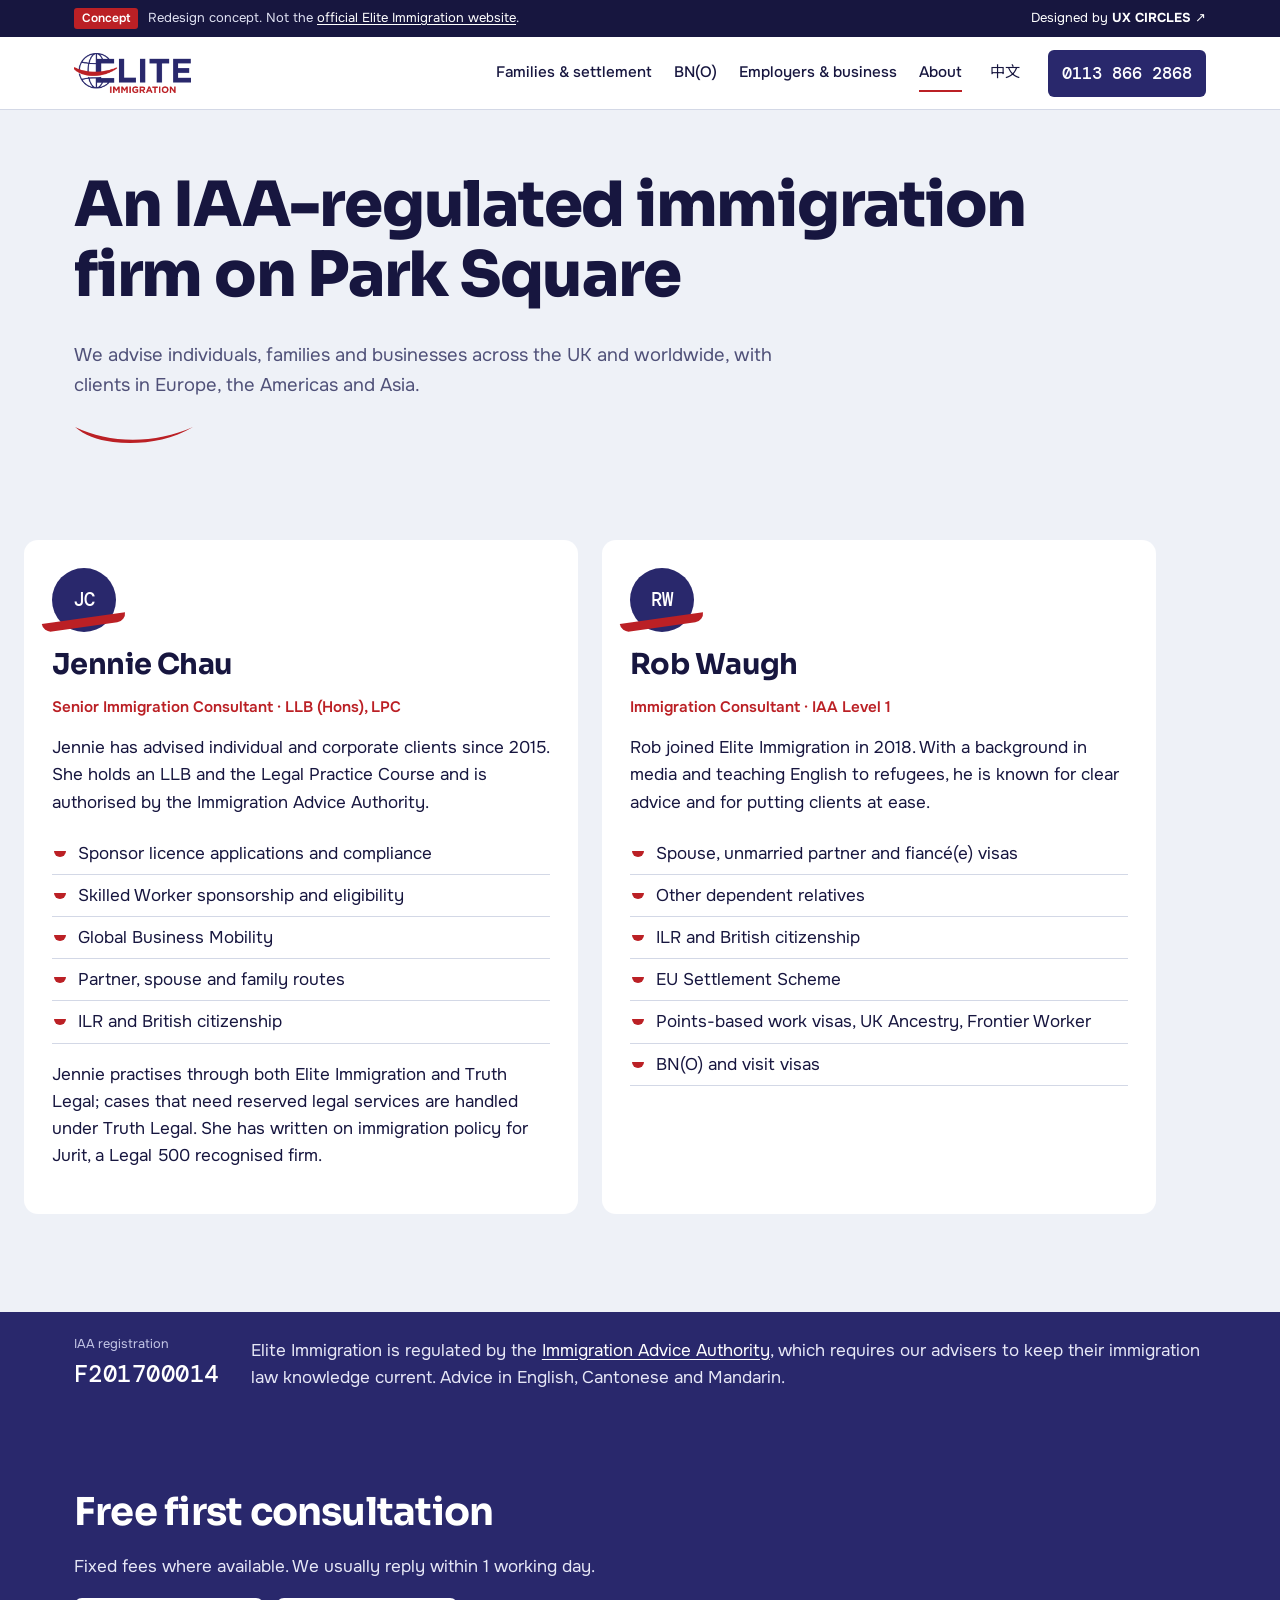
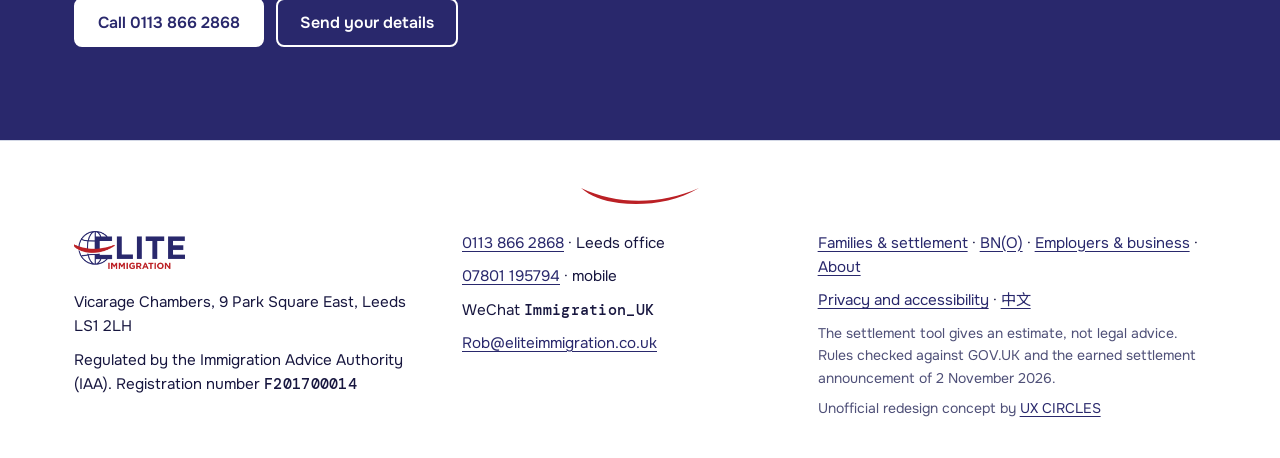
<file: about.html>
<!doctype html>
<html lang="en-GB">
<head>
<meta charset="utf-8">
<meta name="viewport" content="width=device-width, initial-scale=1">
<meta name="robots" content="noindex, nofollow">
<title>About · Elite Immigration</title>
<meta name="description" content="Jennie Chau and Rob Waugh, IAA-regulated advisers.">
<link rel="alternate" hreflang="en" href="https://uxcircles.github.io/eliteimmigration/about.html">
<link rel="alternate" hreflang="zh-Hant-HK" href="https://uxcircles.github.io/eliteimmigration/zh/about.html">
<link rel="icon" type="image/svg+xml" href="assets/img/mark.svg">
<link rel="icon" type="image/png" href="assets/img/favicon.png">
<link rel="apple-touch-icon" href="assets/img/apple-touch-icon.png">
<meta name="theme-color" content="#29286c">
<link rel="preload" href="assets/fonts/sora.woff2" as="font" type="font/woff2" crossorigin>
<link rel="preload" href="assets/fonts/onest.woff2" as="font" type="font/woff2" crossorigin>
<link rel="stylesheet" href="assets/site.css?v=7">
<script defer src="assets/site.js?v=7"></script>
</head>
<body>
<a class="skip" href="#main">Skip to content</a>
<div class="concept-bar" role="note">
  <div class="wrap concept-in">
    <p><span class="concept-tag">Concept</span><span class="concept-long">Redesign concept. Not the <a href="https://eliteimmigration.co.uk/" target="_blank" rel="noopener">official Elite Immigration website</a>.</span></p>
    <a class="concept-by" href="https://ux-circles.com/professionals" target="_blank" rel="noopener">Designed by <strong>UX CIRCLES</strong> ↗</a>
  </div>
</div>
<header class="head" id="top">
  <div class="wrap head-in">
    <a class="brand" href="index.html" aria-label="Elite Immigration, home">
      <img src="assets/img/logo.png" width="800" height="273" alt="Elite Immigration">
    </a>
    <nav class="nav" aria-label="Main"><a href="individual.html">Families &amp; settlement</a><a href="bno.html">BN(O)</a><a href="business.html">Employers &amp; business</a><a href="about.html" aria-current=page>About</a></nav>
    <a class="lang" href="zh/about.html" lang="zh-Hant-HK" hreflang="zh-Hant-HK">中文</a>
    <a class="head-call" href="tel:+441138662868">0113 866 2868</a>
    <button class="menu-btn" type="button" aria-expanded="false" aria-controls="menu">Menu</button>
  </div>
  <div class="menu" id="menu" hidden>
    <nav class="wrap" aria-label="Menu">
      <a href="individual.html">Families &amp; settlement</a><a href="bno.html">BN(O)</a><a href="business.html">Employers &amp; business</a><a href="about.html" aria-current=page>About</a>
      <a href="index.html#contact">Free consultation</a>
      <a href="tel:+441138662868">Call 0113 866 2868</a>
      <a href="zh/about.html" lang="zh-Hant-HK">中文</a>
    </nav>
  </div>
</header>
<main id="main">
<section class="page-head">
  <div class="wrap"><h1>An IAA-regulated immigration firm on Park Square</h1><p class="lede">We advise individuals, families and businesses across the UK and worldwide, with clients in Europe, the Americas and Asia.</p><svg class="swoosh" viewBox="0 0 240 40" aria-hidden="true" focusable="false"><path d="M2 6c70 34 160 34 236 0-50 30-112 36-160 30C46 32 20 22 2 6z"/></svg></div>
</section><section class="body">
  <div class="wrap people-grid">
    <article class="person">
      <p class="mono person-id">JC</p>
      <h2>Jennie Chau</h2>
      <p class="role">Senior Immigration Consultant · LLB (Hons), LPC</p>
      <p>Jennie has advised individual and corporate clients since 2015. She holds an LLB and the Legal Practice Course and is authorised by the Immigration Advice Authority.</p>
      <ul class='ticks'><li>Sponsor licence applications and compliance</li><li>Skilled Worker sponsorship and eligibility</li><li>Global Business Mobility</li><li>Partner, spouse and family routes</li><li>ILR and British citizenship</li></ul>
      <p>Jennie practises through both Elite Immigration and Truth Legal; cases that need reserved legal services are handled under Truth Legal. She has written on immigration policy for Jurit, a Legal 500 recognised firm.</p>
    </article>
    <article class="person">
      <p class="mono person-id">RW</p>
      <h2>Rob Waugh</h2>
      <p class="role">Immigration Consultant · IAA Level 1</p>
      <p>Rob joined Elite Immigration in 2018. With a background in media and teaching English to refugees, he is known for clear advice and for putting clients at ease.</p>
      <ul class='ticks'><li>Spouse, unmarried partner and fiancé(e) visas</li><li>Other dependent relatives</li><li>ILR and British citizenship</li><li>EU Settlement Scheme</li><li>Points-based work visas, UK Ancestry, Frontier Worker</li><li>BN(O) and visit visas</li></ul>
    </article>
  </div>
</section><section class="reg" aria-label="Regulation">
  <div class="wrap reg-in">
    <p class="reg-num"><span>IAA registration</span><span class="mono">F201700014</span></p>
    <p>Elite Immigration is regulated by the <a href="https://www.gov.uk/government/organisations/immigration-advice-authority" target="_blank" rel="noopener">Immigration Advice Authority</a>, which requires our advisers to keep their immigration law knowledge current. Advice in English, Cantonese and Mandarin.</p>
  </div>
</section><section class="cta">
  <div class="wrap cta-in">
    <h2>Free first consultation</h2>
    <p>Fixed fees where available. We usually reply within 1 working day.</p>
    <p class="cta-btns"><a class="btn" href="tel:+441138662868">Call 0113 866 2868</a> <a class="btn btn-line" href="index.html#contact">Send your details</a></p>
  </div>
</section>
</main>
<footer class="foot">
  <svg class="swoosh foot-swoosh" viewBox="0 0 240 40" aria-hidden="true" focusable="false"><path d="M2 6c70 34 160 34 236 0-50 30-112 36-160 30C46 32 20 22 2 6z"/></svg>
  <div class="wrap foot-grid">
    <div>
      <img class="foot-logo" src="assets/img/logo.png" width="800" height="273" alt="Elite Immigration">
      <p>Vicarage Chambers, 9 Park Square East, Leeds LS1 2LH</p>
      <p>Regulated by the Immigration Advice Authority (IAA). Registration number <span class="mono">F201700014</span></p>
    </div>
    <div>
      <p><a href="tel:+441138662868">0113 866 2868</a> · Leeds office</p>
      <p><a href="tel:+447801195794">07801 195794</a> · mobile</p>
      <p>WeChat <span class="mono">Immigration_UK</span></p>
      <p><a href="mailto:Rob@eliteimmigration.co.uk">Rob@eliteimmigration.co.uk</a></p>
    </div>
    <div>
      <p><a href="individual.html">Families &amp; settlement</a> · <a href="bno.html">BN(O)</a> · <a href="business.html">Employers &amp; business</a> · <a href="about.html">About</a></p>
      <p><a href="privacy.html">Privacy and accessibility</a> · <a href="zh/about.html" lang="zh-Hant-HK">中文</a></p>
      <p class="small">The settlement tool gives an estimate, not legal advice. Rules checked against GOV.UK and the earned settlement announcement of 2 November 2026.</p>
      <p class="small">Unofficial redesign concept by <a href="https://ux-circles.com/professionals" target="_blank" rel="noopener">UX CIRCLES</a></p>
    </div>
  </div>
</footer>
<nav class="mbar" aria-label="Quick actions">
  <a href="tel:+441138662868">Call</a>
  <button type="button" data-copy="Immigration_UK" data-done="ID copied">WeChat</button>
  <a href="index.html#contact">Free consultation</a>
</nav>
<div class="toast" role="status" aria-live="polite"></div>
</body>
</html>
</file>
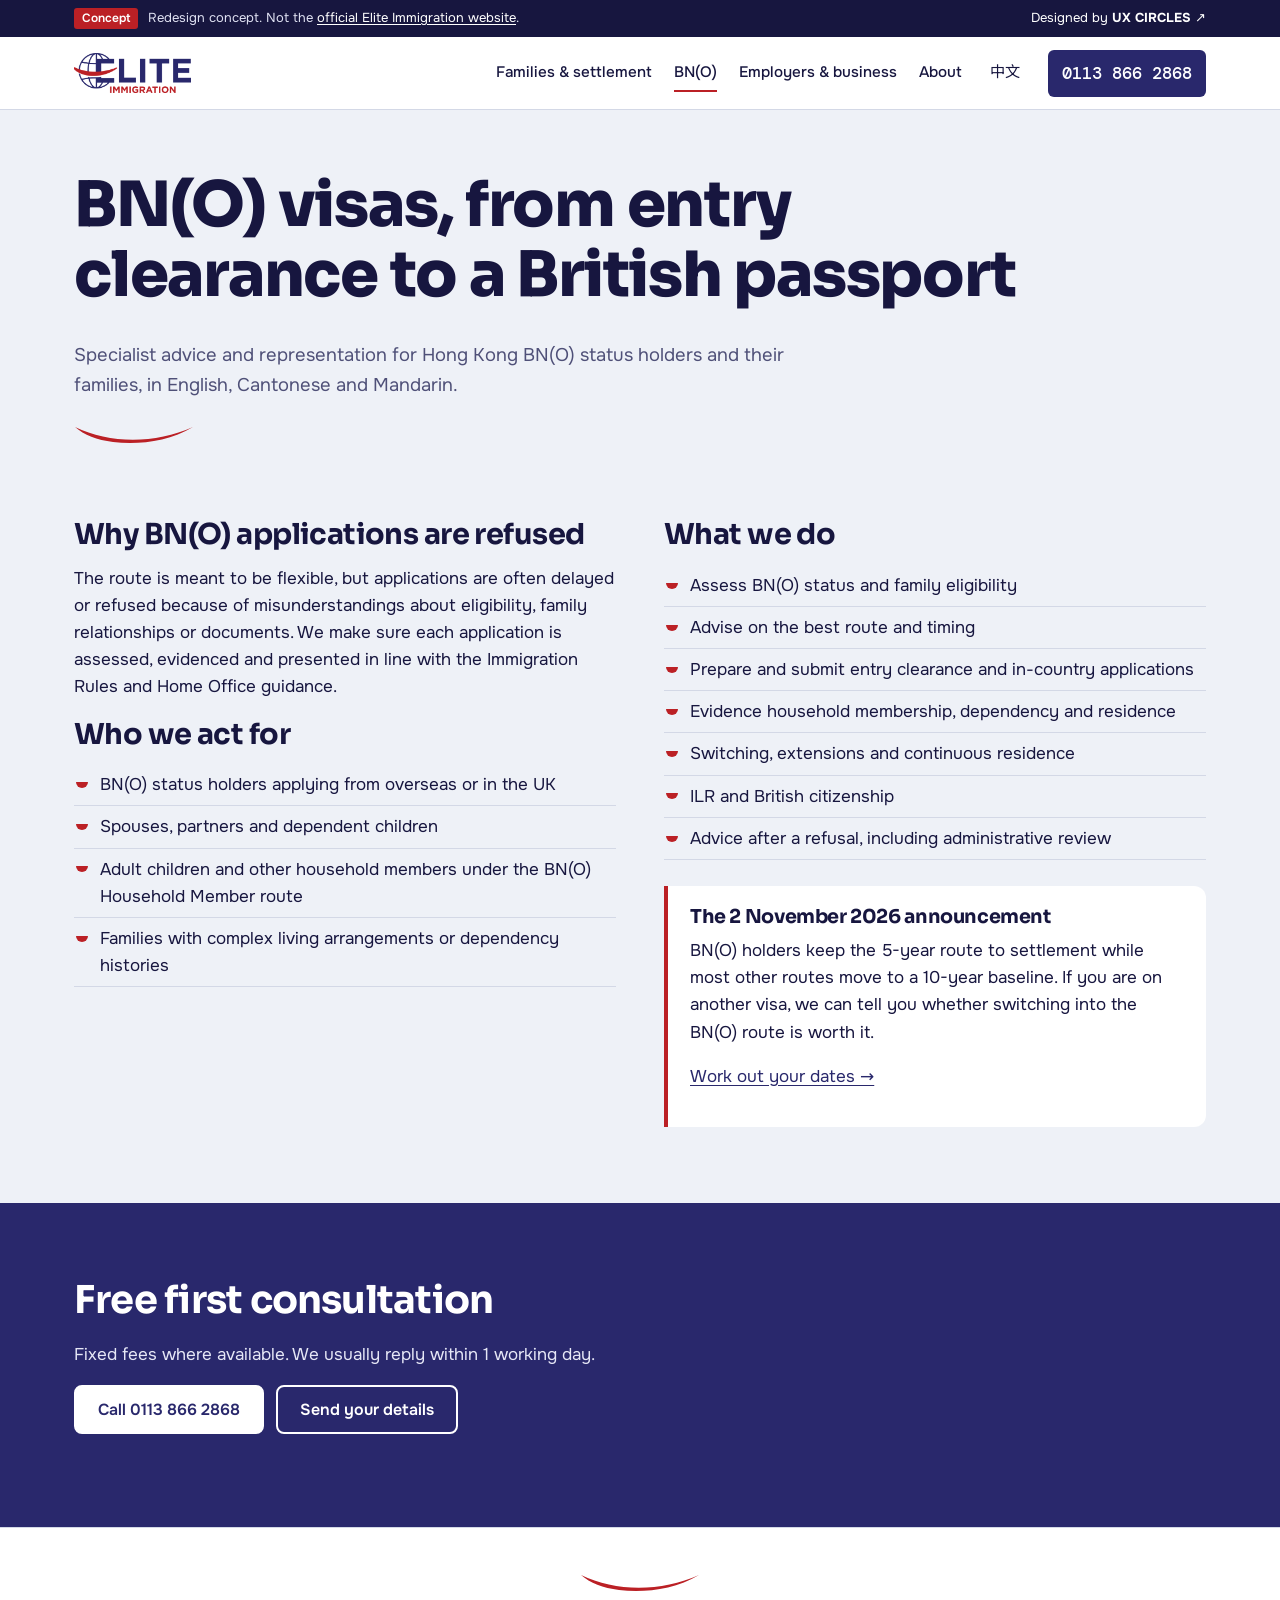
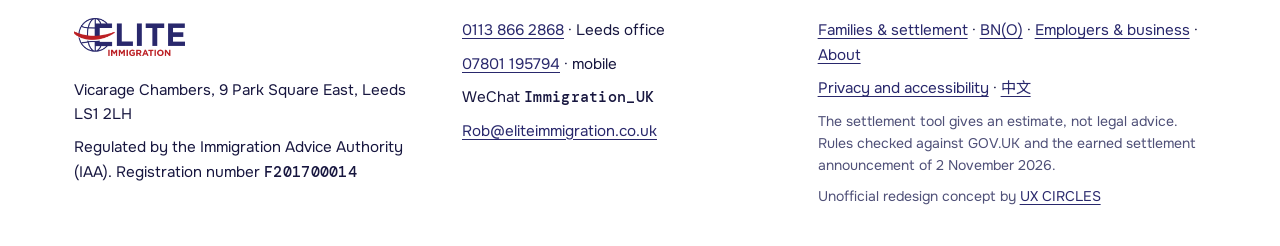
<file: bno.html>
<!doctype html>
<html lang="en-GB">
<head>
<meta charset="utf-8">
<meta name="viewport" content="width=device-width, initial-scale=1">
<meta name="robots" content="noindex, nofollow">
<title>BN(O) visas · Elite Immigration</title>
<meta name="description" content="BN(O) visa advice in Leeds.">
<link rel="alternate" hreflang="en" href="https://uxcircles.github.io/eliteimmigration/bno.html">
<link rel="alternate" hreflang="zh-Hant-HK" href="https://uxcircles.github.io/eliteimmigration/zh/bno.html">
<link rel="icon" type="image/svg+xml" href="assets/img/mark.svg">
<link rel="icon" type="image/png" href="assets/img/favicon.png">
<link rel="apple-touch-icon" href="assets/img/apple-touch-icon.png">
<meta name="theme-color" content="#29286c">
<link rel="preload" href="assets/fonts/sora.woff2" as="font" type="font/woff2" crossorigin>
<link rel="preload" href="assets/fonts/onest.woff2" as="font" type="font/woff2" crossorigin>
<link rel="stylesheet" href="assets/site.css?v=7">
<script defer src="assets/site.js?v=7"></script>
</head>
<body>
<a class="skip" href="#main">Skip to content</a>
<div class="concept-bar" role="note">
  <div class="wrap concept-in">
    <p><span class="concept-tag">Concept</span><span class="concept-long">Redesign concept. Not the <a href="https://eliteimmigration.co.uk/" target="_blank" rel="noopener">official Elite Immigration website</a>.</span></p>
    <a class="concept-by" href="https://ux-circles.com/professionals" target="_blank" rel="noopener">Designed by <strong>UX CIRCLES</strong> ↗</a>
  </div>
</div>
<header class="head" id="top">
  <div class="wrap head-in">
    <a class="brand" href="index.html" aria-label="Elite Immigration, home">
      <img src="assets/img/logo.png" width="800" height="273" alt="Elite Immigration">
    </a>
    <nav class="nav" aria-label="Main"><a href="individual.html">Families &amp; settlement</a><a href="bno.html" aria-current=page>BN(O)</a><a href="business.html">Employers &amp; business</a><a href="about.html">About</a></nav>
    <a class="lang" href="zh/bno.html" lang="zh-Hant-HK" hreflang="zh-Hant-HK">中文</a>
    <a class="head-call" href="tel:+441138662868">0113 866 2868</a>
    <button class="menu-btn" type="button" aria-expanded="false" aria-controls="menu">Menu</button>
  </div>
  <div class="menu" id="menu" hidden>
    <nav class="wrap" aria-label="Menu">
      <a href="individual.html">Families &amp; settlement</a><a href="bno.html" aria-current=page>BN(O)</a><a href="business.html">Employers &amp; business</a><a href="about.html">About</a>
      <a href="index.html#contact">Free consultation</a>
      <a href="tel:+441138662868">Call 0113 866 2868</a>
      <a href="zh/bno.html" lang="zh-Hant-HK">中文</a>
    </nav>
  </div>
</header>
<main id="main">
<section class="page-head">
  <div class="wrap"><h1>BN(O) visas, from entry clearance to a British passport</h1><p class="lede">Specialist advice and representation for Hong Kong BN(O) status holders and their families, in English, Cantonese and Mandarin.</p><svg class="swoosh" viewBox="0 0 240 40" aria-hidden="true" focusable="false"><path d="M2 6c70 34 160 34 236 0-50 30-112 36-160 30C46 32 20 22 2 6z"/></svg></div>
</section><section class="body">
  <div class="wrap cols">
    <div>
      <h2>Why BN(O) applications are refused</h2>
      <p>The route is meant to be flexible, but applications are often delayed or refused because of misunderstandings about eligibility, family relationships or documents. We make sure each application is assessed, evidenced and presented in line with the Immigration Rules and Home Office guidance.</p>
      <h2>Who we act for</h2>
      <ul class='ticks'><li>BN(O) status holders applying from overseas or in the UK</li><li>Spouses, partners and dependent children</li><li>Adult children and other household members under the BN(O) Household Member route</li><li>Families with complex living arrangements or dependency histories</li></ul>
    </div>
    <div>
      <h2>What we do</h2>
      <ul class='ticks'><li>Assess BN(O) status and family eligibility</li><li>Advise on the best route and timing</li><li>Prepare and submit entry clearance and in-country applications</li><li>Evidence household membership, dependency and residence</li><li>Switching, extensions and continuous residence</li><li>ILR and British citizenship</li><li>Advice after a refusal, including administrative review</li></ul>
      <div class="note">
        <h3>The 2 November 2026 announcement</h3>
        <p>BN(O) holders keep the 5-year route to settlement while most other routes move to a 10-year baseline. If you are on another visa, we can tell you whether switching into the BN(O) route is worth it.</p>
        <p><a href="index.html#tool">Work out your dates →</a></p>
      </div>
    </div>
  </div>
</section><section class="cta">
  <div class="wrap cta-in">
    <h2>Free first consultation</h2>
    <p>Fixed fees where available. We usually reply within 1 working day.</p>
    <p class="cta-btns"><a class="btn" href="tel:+441138662868">Call 0113 866 2868</a> <a class="btn btn-line" href="index.html#contact">Send your details</a></p>
  </div>
</section>
</main>
<footer class="foot">
  <svg class="swoosh foot-swoosh" viewBox="0 0 240 40" aria-hidden="true" focusable="false"><path d="M2 6c70 34 160 34 236 0-50 30-112 36-160 30C46 32 20 22 2 6z"/></svg>
  <div class="wrap foot-grid">
    <div>
      <img class="foot-logo" src="assets/img/logo.png" width="800" height="273" alt="Elite Immigration">
      <p>Vicarage Chambers, 9 Park Square East, Leeds LS1 2LH</p>
      <p>Regulated by the Immigration Advice Authority (IAA). Registration number <span class="mono">F201700014</span></p>
    </div>
    <div>
      <p><a href="tel:+441138662868">0113 866 2868</a> · Leeds office</p>
      <p><a href="tel:+447801195794">07801 195794</a> · mobile</p>
      <p>WeChat <span class="mono">Immigration_UK</span></p>
      <p><a href="mailto:Rob@eliteimmigration.co.uk">Rob@eliteimmigration.co.uk</a></p>
    </div>
    <div>
      <p><a href="individual.html">Families &amp; settlement</a> · <a href="bno.html">BN(O)</a> · <a href="business.html">Employers &amp; business</a> · <a href="about.html">About</a></p>
      <p><a href="privacy.html">Privacy and accessibility</a> · <a href="zh/bno.html" lang="zh-Hant-HK">中文</a></p>
      <p class="small">The settlement tool gives an estimate, not legal advice. Rules checked against GOV.UK and the earned settlement announcement of 2 November 2026.</p>
      <p class="small">Unofficial redesign concept by <a href="https://ux-circles.com/professionals" target="_blank" rel="noopener">UX CIRCLES</a></p>
    </div>
  </div>
</footer>
<nav class="mbar" aria-label="Quick actions">
  <a href="tel:+441138662868">Call</a>
  <button type="button" data-copy="Immigration_UK" data-done="ID copied">WeChat</button>
  <a href="index.html#contact">Free consultation</a>
</nav>
<div class="toast" role="status" aria-live="polite"></div>
</body>
</html>
</file>
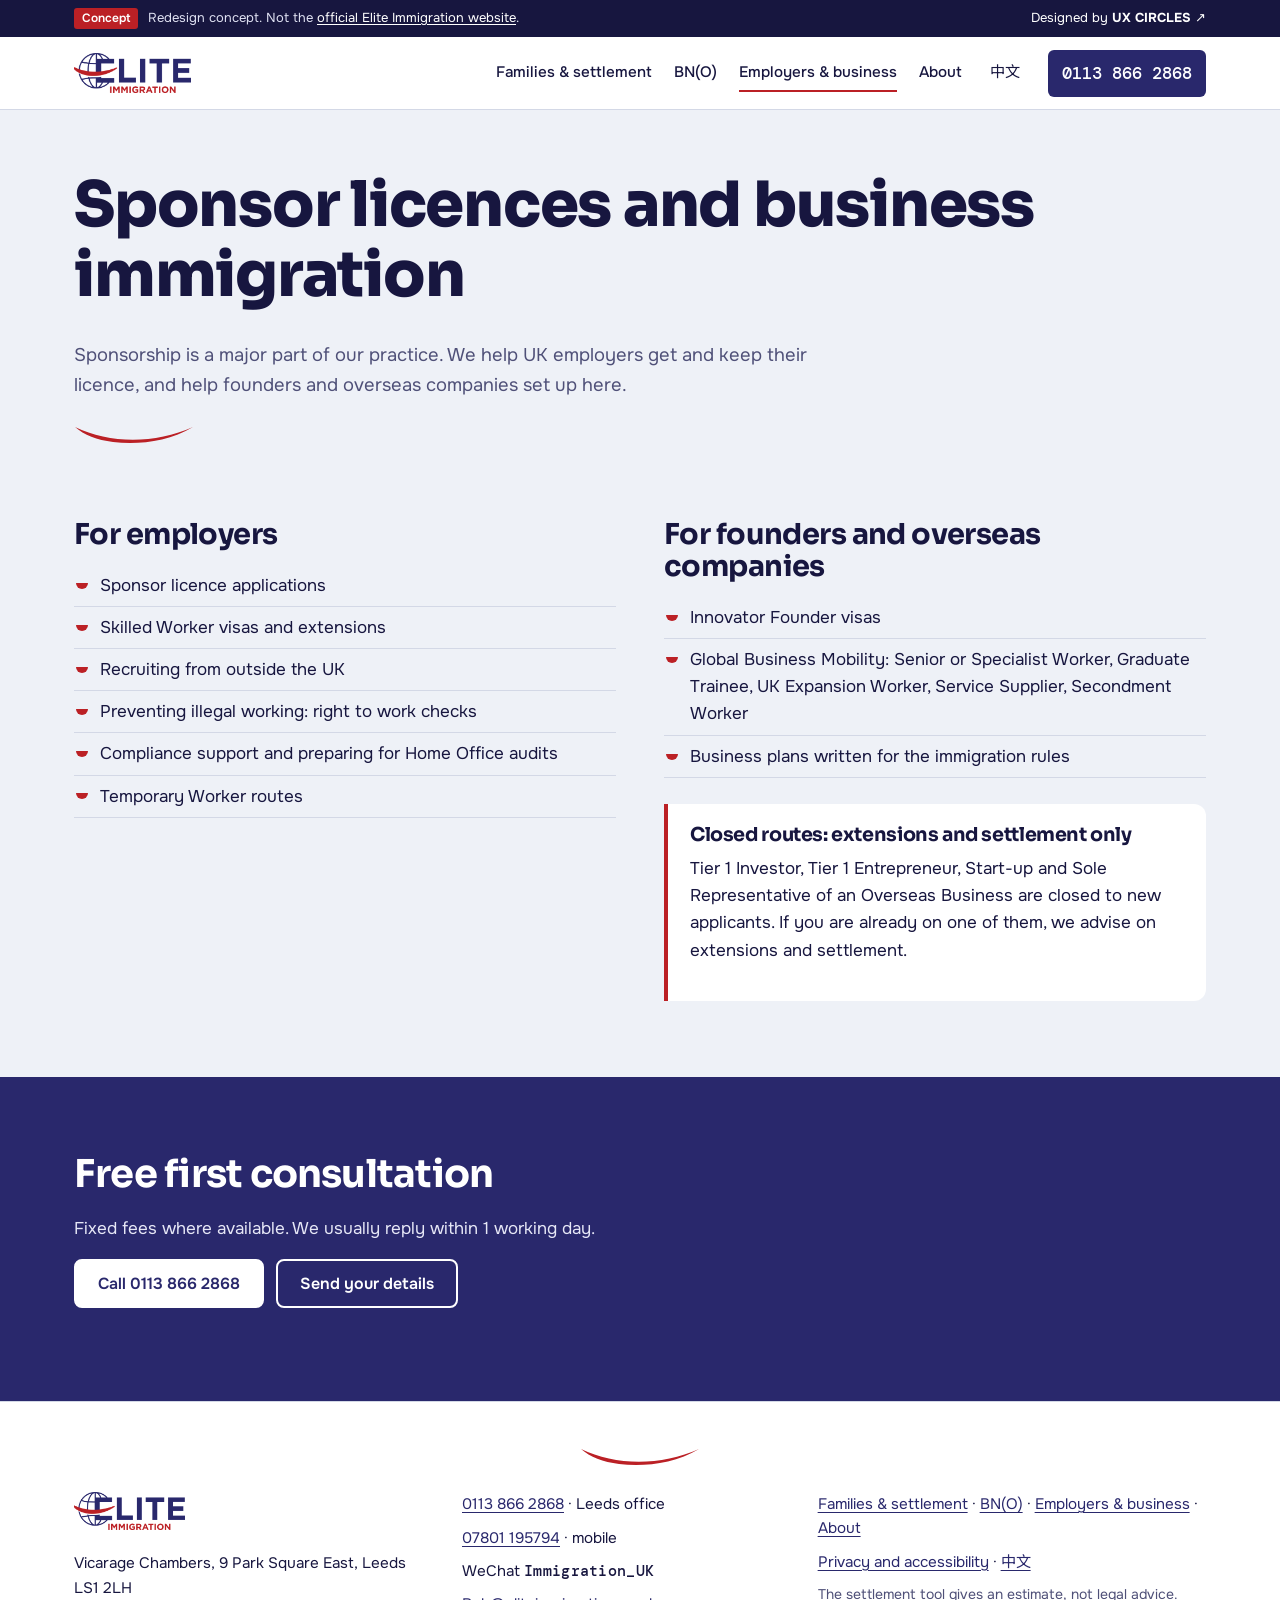
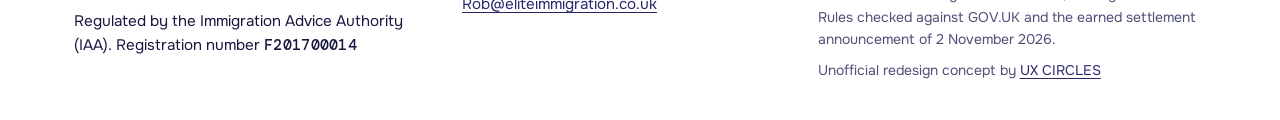
<file: business.html>
<!doctype html>
<html lang="en-GB">
<head>
<meta charset="utf-8">
<meta name="viewport" content="width=device-width, initial-scale=1">
<meta name="robots" content="noindex, nofollow">
<title>Employers and business · Elite Immigration</title>
<meta name="description" content="Sponsor licences and business immigration.">
<link rel="alternate" hreflang="en" href="https://uxcircles.github.io/eliteimmigration/business.html">
<link rel="alternate" hreflang="zh-Hant-HK" href="https://uxcircles.github.io/eliteimmigration/zh/business.html">
<link rel="icon" type="image/svg+xml" href="assets/img/mark.svg">
<link rel="icon" type="image/png" href="assets/img/favicon.png">
<link rel="apple-touch-icon" href="assets/img/apple-touch-icon.png">
<meta name="theme-color" content="#29286c">
<link rel="preload" href="assets/fonts/sora.woff2" as="font" type="font/woff2" crossorigin>
<link rel="preload" href="assets/fonts/onest.woff2" as="font" type="font/woff2" crossorigin>
<link rel="stylesheet" href="assets/site.css?v=7">
<script defer src="assets/site.js?v=7"></script>
</head>
<body>
<a class="skip" href="#main">Skip to content</a>
<div class="concept-bar" role="note">
  <div class="wrap concept-in">
    <p><span class="concept-tag">Concept</span><span class="concept-long">Redesign concept. Not the <a href="https://eliteimmigration.co.uk/" target="_blank" rel="noopener">official Elite Immigration website</a>.</span></p>
    <a class="concept-by" href="https://ux-circles.com/professionals" target="_blank" rel="noopener">Designed by <strong>UX CIRCLES</strong> ↗</a>
  </div>
</div>
<header class="head" id="top">
  <div class="wrap head-in">
    <a class="brand" href="index.html" aria-label="Elite Immigration, home">
      <img src="assets/img/logo.png" width="800" height="273" alt="Elite Immigration">
    </a>
    <nav class="nav" aria-label="Main"><a href="individual.html">Families &amp; settlement</a><a href="bno.html">BN(O)</a><a href="business.html" aria-current=page>Employers &amp; business</a><a href="about.html">About</a></nav>
    <a class="lang" href="zh/business.html" lang="zh-Hant-HK" hreflang="zh-Hant-HK">中文</a>
    <a class="head-call" href="tel:+441138662868">0113 866 2868</a>
    <button class="menu-btn" type="button" aria-expanded="false" aria-controls="menu">Menu</button>
  </div>
  <div class="menu" id="menu" hidden>
    <nav class="wrap" aria-label="Menu">
      <a href="individual.html">Families &amp; settlement</a><a href="bno.html">BN(O)</a><a href="business.html" aria-current=page>Employers &amp; business</a><a href="about.html">About</a>
      <a href="index.html#contact">Free consultation</a>
      <a href="tel:+441138662868">Call 0113 866 2868</a>
      <a href="zh/business.html" lang="zh-Hant-HK">中文</a>
    </nav>
  </div>
</header>
<main id="main">
<section class="page-head">
  <div class="wrap"><h1>Sponsor licences and business immigration</h1><p class="lede">Sponsorship is a major part of our practice. We help UK employers get and keep their licence, and help founders and overseas companies set up here.</p><svg class="swoosh" viewBox="0 0 240 40" aria-hidden="true" focusable="false"><path d="M2 6c70 34 160 34 236 0-50 30-112 36-160 30C46 32 20 22 2 6z"/></svg></div>
</section><section class="body">
  <div class="wrap cols">
    <div>
      <h2>For employers</h2>
      <ul class='ticks'><li>Sponsor licence applications</li><li>Skilled Worker visas and extensions</li><li>Recruiting from outside the UK</li><li>Preventing illegal working: right to work checks</li><li>Compliance support and preparing for Home Office audits</li><li>Temporary Worker routes</li></ul>
    </div>
    <div id="founders">
      <h2>For founders and overseas companies</h2>
      <ul class='ticks'><li>Innovator Founder visas</li><li>Global Business Mobility: Senior or Specialist Worker, Graduate Trainee, UK Expansion Worker, Service Supplier, Secondment Worker</li><li>Business plans written for the immigration rules</li></ul>
      <div class="note">
        <h3>Closed routes: extensions and settlement only</h3>
        <p>Tier 1 Investor, Tier 1 Entrepreneur, Start-up and Sole Representative of an Overseas Business are closed to new applicants. If you are already on one of them, we advise on extensions and settlement.</p>
      </div>
    </div>
  </div>
</section><section class="cta">
  <div class="wrap cta-in">
    <h2>Free first consultation</h2>
    <p>Fixed fees where available. We usually reply within 1 working day.</p>
    <p class="cta-btns"><a class="btn" href="tel:+441138662868">Call 0113 866 2868</a> <a class="btn btn-line" href="index.html#contact">Send your details</a></p>
  </div>
</section>
</main>
<footer class="foot">
  <svg class="swoosh foot-swoosh" viewBox="0 0 240 40" aria-hidden="true" focusable="false"><path d="M2 6c70 34 160 34 236 0-50 30-112 36-160 30C46 32 20 22 2 6z"/></svg>
  <div class="wrap foot-grid">
    <div>
      <img class="foot-logo" src="assets/img/logo.png" width="800" height="273" alt="Elite Immigration">
      <p>Vicarage Chambers, 9 Park Square East, Leeds LS1 2LH</p>
      <p>Regulated by the Immigration Advice Authority (IAA). Registration number <span class="mono">F201700014</span></p>
    </div>
    <div>
      <p><a href="tel:+441138662868">0113 866 2868</a> · Leeds office</p>
      <p><a href="tel:+447801195794">07801 195794</a> · mobile</p>
      <p>WeChat <span class="mono">Immigration_UK</span></p>
      <p><a href="mailto:Rob@eliteimmigration.co.uk">Rob@eliteimmigration.co.uk</a></p>
    </div>
    <div>
      <p><a href="individual.html">Families &amp; settlement</a> · <a href="bno.html">BN(O)</a> · <a href="business.html">Employers &amp; business</a> · <a href="about.html">About</a></p>
      <p><a href="privacy.html">Privacy and accessibility</a> · <a href="zh/business.html" lang="zh-Hant-HK">中文</a></p>
      <p class="small">The settlement tool gives an estimate, not legal advice. Rules checked against GOV.UK and the earned settlement announcement of 2 November 2026.</p>
      <p class="small">Unofficial redesign concept by <a href="https://ux-circles.com/professionals" target="_blank" rel="noopener">UX CIRCLES</a></p>
    </div>
  </div>
</footer>
<nav class="mbar" aria-label="Quick actions">
  <a href="tel:+441138662868">Call</a>
  <button type="button" data-copy="Immigration_UK" data-done="ID copied">WeChat</button>
  <a href="index.html#contact">Free consultation</a>
</nav>
<div class="toast" role="status" aria-live="polite"></div>
</body>
</html>
</file>
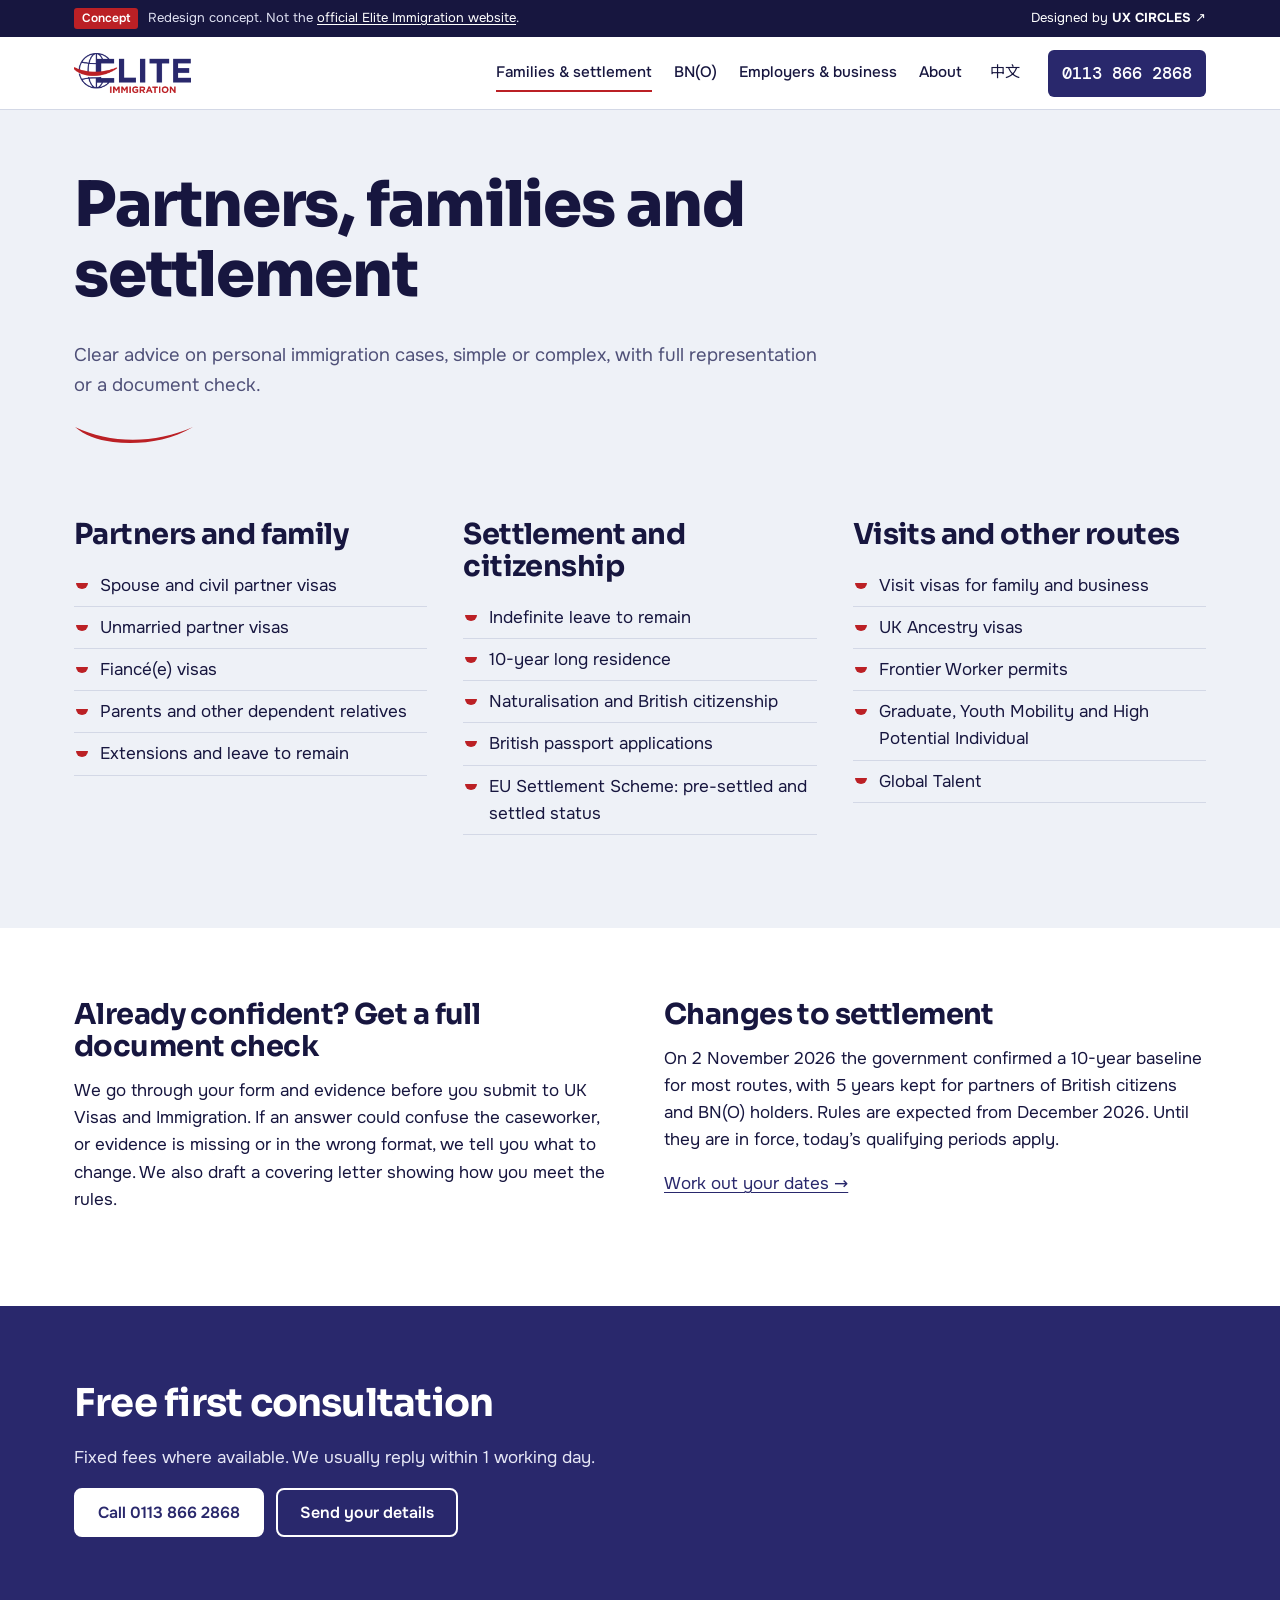
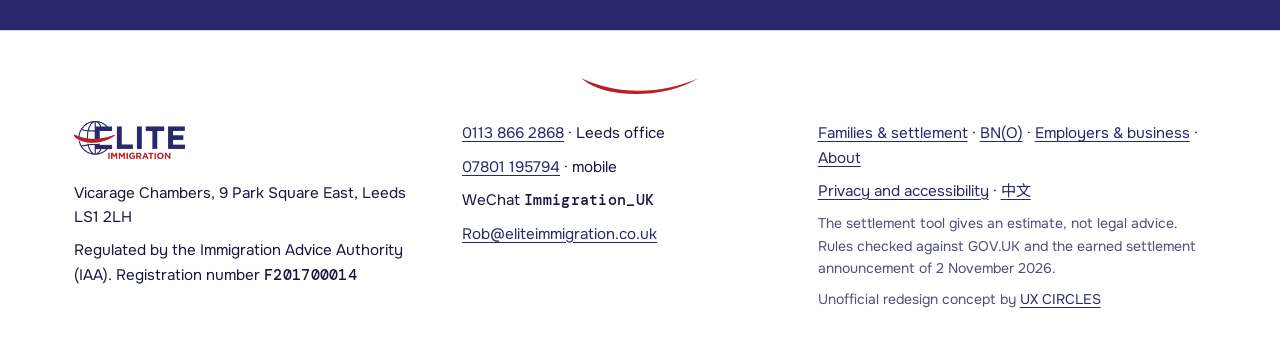
<file: individual.html>
<!doctype html>
<html lang="en-GB">
<head>
<meta charset="utf-8">
<meta name="viewport" content="width=device-width, initial-scale=1">
<meta name="robots" content="noindex, nofollow">
<title>Families and settlement · Elite Immigration</title>
<meta name="description" content="Partner, family, settlement and citizenship advice.">
<link rel="alternate" hreflang="en" href="https://uxcircles.github.io/eliteimmigration/individual.html">
<link rel="alternate" hreflang="zh-Hant-HK" href="https://uxcircles.github.io/eliteimmigration/zh/individual.html">
<link rel="icon" type="image/svg+xml" href="assets/img/mark.svg">
<link rel="icon" type="image/png" href="assets/img/favicon.png">
<link rel="apple-touch-icon" href="assets/img/apple-touch-icon.png">
<meta name="theme-color" content="#29286c">
<link rel="preload" href="assets/fonts/sora.woff2" as="font" type="font/woff2" crossorigin>
<link rel="preload" href="assets/fonts/onest.woff2" as="font" type="font/woff2" crossorigin>
<link rel="stylesheet" href="assets/site.css?v=7">
<script defer src="assets/site.js?v=7"></script>
</head>
<body>
<a class="skip" href="#main">Skip to content</a>
<div class="concept-bar" role="note">
  <div class="wrap concept-in">
    <p><span class="concept-tag">Concept</span><span class="concept-long">Redesign concept. Not the <a href="https://eliteimmigration.co.uk/" target="_blank" rel="noopener">official Elite Immigration website</a>.</span></p>
    <a class="concept-by" href="https://ux-circles.com/professionals" target="_blank" rel="noopener">Designed by <strong>UX CIRCLES</strong> ↗</a>
  </div>
</div>
<header class="head" id="top">
  <div class="wrap head-in">
    <a class="brand" href="index.html" aria-label="Elite Immigration, home">
      <img src="assets/img/logo.png" width="800" height="273" alt="Elite Immigration">
    </a>
    <nav class="nav" aria-label="Main"><a href="individual.html" aria-current=page>Families &amp; settlement</a><a href="bno.html">BN(O)</a><a href="business.html">Employers &amp; business</a><a href="about.html">About</a></nav>
    <a class="lang" href="zh/individual.html" lang="zh-Hant-HK" hreflang="zh-Hant-HK">中文</a>
    <a class="head-call" href="tel:+441138662868">0113 866 2868</a>
    <button class="menu-btn" type="button" aria-expanded="false" aria-controls="menu">Menu</button>
  </div>
  <div class="menu" id="menu" hidden>
    <nav class="wrap" aria-label="Menu">
      <a href="individual.html" aria-current=page>Families &amp; settlement</a><a href="bno.html">BN(O)</a><a href="business.html">Employers &amp; business</a><a href="about.html">About</a>
      <a href="index.html#contact">Free consultation</a>
      <a href="tel:+441138662868">Call 0113 866 2868</a>
      <a href="zh/individual.html" lang="zh-Hant-HK">中文</a>
    </nav>
  </div>
</header>
<main id="main">
<section class="page-head">
  <div class="wrap"><h1>Partners, families and settlement</h1><p class="lede">Clear advice on personal immigration cases, simple or complex, with full representation or a document check.</p><svg class="swoosh" viewBox="0 0 240 40" aria-hidden="true" focusable="false"><path d="M2 6c70 34 160 34 236 0-50 30-112 36-160 30C46 32 20 22 2 6z"/></svg></div>
</section><section class="body">
  <div class="wrap cols3">
    <div>
      <h2>Partners and family</h2>
      <ul class='ticks'><li>Spouse and civil partner visas</li><li>Unmarried partner visas</li><li>Fiancé(e) visas</li><li>Parents and other dependent relatives</li><li>Extensions and leave to remain</li></ul>
    </div>
    <div id="settle">
      <h2>Settlement and citizenship</h2>
      <ul class='ticks'><li>Indefinite leave to remain</li><li>10-year long residence</li><li>Naturalisation and British citizenship</li><li>British passport applications</li><li>EU Settlement Scheme: pre-settled and settled status</li></ul>
    </div>
    <div id="visit">
      <h2>Visits and other routes</h2>
      <ul class='ticks'><li>Visit visas for family and business</li><li>UK Ancestry visas</li><li>Frontier Worker permits</li><li>Graduate, Youth Mobility and High Potential Individual</li><li>Global Talent</li></ul>
    </div>
  </div>
</section>
<section class="body alt">
  <div class="wrap cols">
    <div>
      <h2>Already confident? Get a full document check</h2>
      <p>We go through your form and evidence before you submit to UK Visas and Immigration. If an answer could confuse the caseworker, or evidence is missing or in the wrong format, we tell you what to change. We also draft a covering letter showing how you meet the rules.</p>
    </div>
    <div>
      <h2>Changes to settlement</h2>
      <p>On 2 November 2026 the government confirmed a 10-year baseline for most routes, with 5 years kept for partners of British citizens and BN(O) holders. Rules are expected from December 2026. Until they are in force, today&rsquo;s qualifying periods apply.</p>
      <p><a href="index.html#tool">Work out your dates →</a></p>
    </div>
  </div>
</section><section class="cta">
  <div class="wrap cta-in">
    <h2>Free first consultation</h2>
    <p>Fixed fees where available. We usually reply within 1 working day.</p>
    <p class="cta-btns"><a class="btn" href="tel:+441138662868">Call 0113 866 2868</a> <a class="btn btn-line" href="index.html#contact">Send your details</a></p>
  </div>
</section>
</main>
<footer class="foot">
  <svg class="swoosh foot-swoosh" viewBox="0 0 240 40" aria-hidden="true" focusable="false"><path d="M2 6c70 34 160 34 236 0-50 30-112 36-160 30C46 32 20 22 2 6z"/></svg>
  <div class="wrap foot-grid">
    <div>
      <img class="foot-logo" src="assets/img/logo.png" width="800" height="273" alt="Elite Immigration">
      <p>Vicarage Chambers, 9 Park Square East, Leeds LS1 2LH</p>
      <p>Regulated by the Immigration Advice Authority (IAA). Registration number <span class="mono">F201700014</span></p>
    </div>
    <div>
      <p><a href="tel:+441138662868">0113 866 2868</a> · Leeds office</p>
      <p><a href="tel:+447801195794">07801 195794</a> · mobile</p>
      <p>WeChat <span class="mono">Immigration_UK</span></p>
      <p><a href="mailto:Rob@eliteimmigration.co.uk">Rob@eliteimmigration.co.uk</a></p>
    </div>
    <div>
      <p><a href="individual.html">Families &amp; settlement</a> · <a href="bno.html">BN(O)</a> · <a href="business.html">Employers &amp; business</a> · <a href="about.html">About</a></p>
      <p><a href="privacy.html">Privacy and accessibility</a> · <a href="zh/individual.html" lang="zh-Hant-HK">中文</a></p>
      <p class="small">The settlement tool gives an estimate, not legal advice. Rules checked against GOV.UK and the earned settlement announcement of 2 November 2026.</p>
      <p class="small">Unofficial redesign concept by <a href="https://ux-circles.com/professionals" target="_blank" rel="noopener">UX CIRCLES</a></p>
    </div>
  </div>
</footer>
<nav class="mbar" aria-label="Quick actions">
  <a href="tel:+441138662868">Call</a>
  <button type="button" data-copy="Immigration_UK" data-done="ID copied">WeChat</button>
  <a href="index.html#contact">Free consultation</a>
</nav>
<div class="toast" role="status" aria-live="polite"></div>
</body>
</html>
</file>
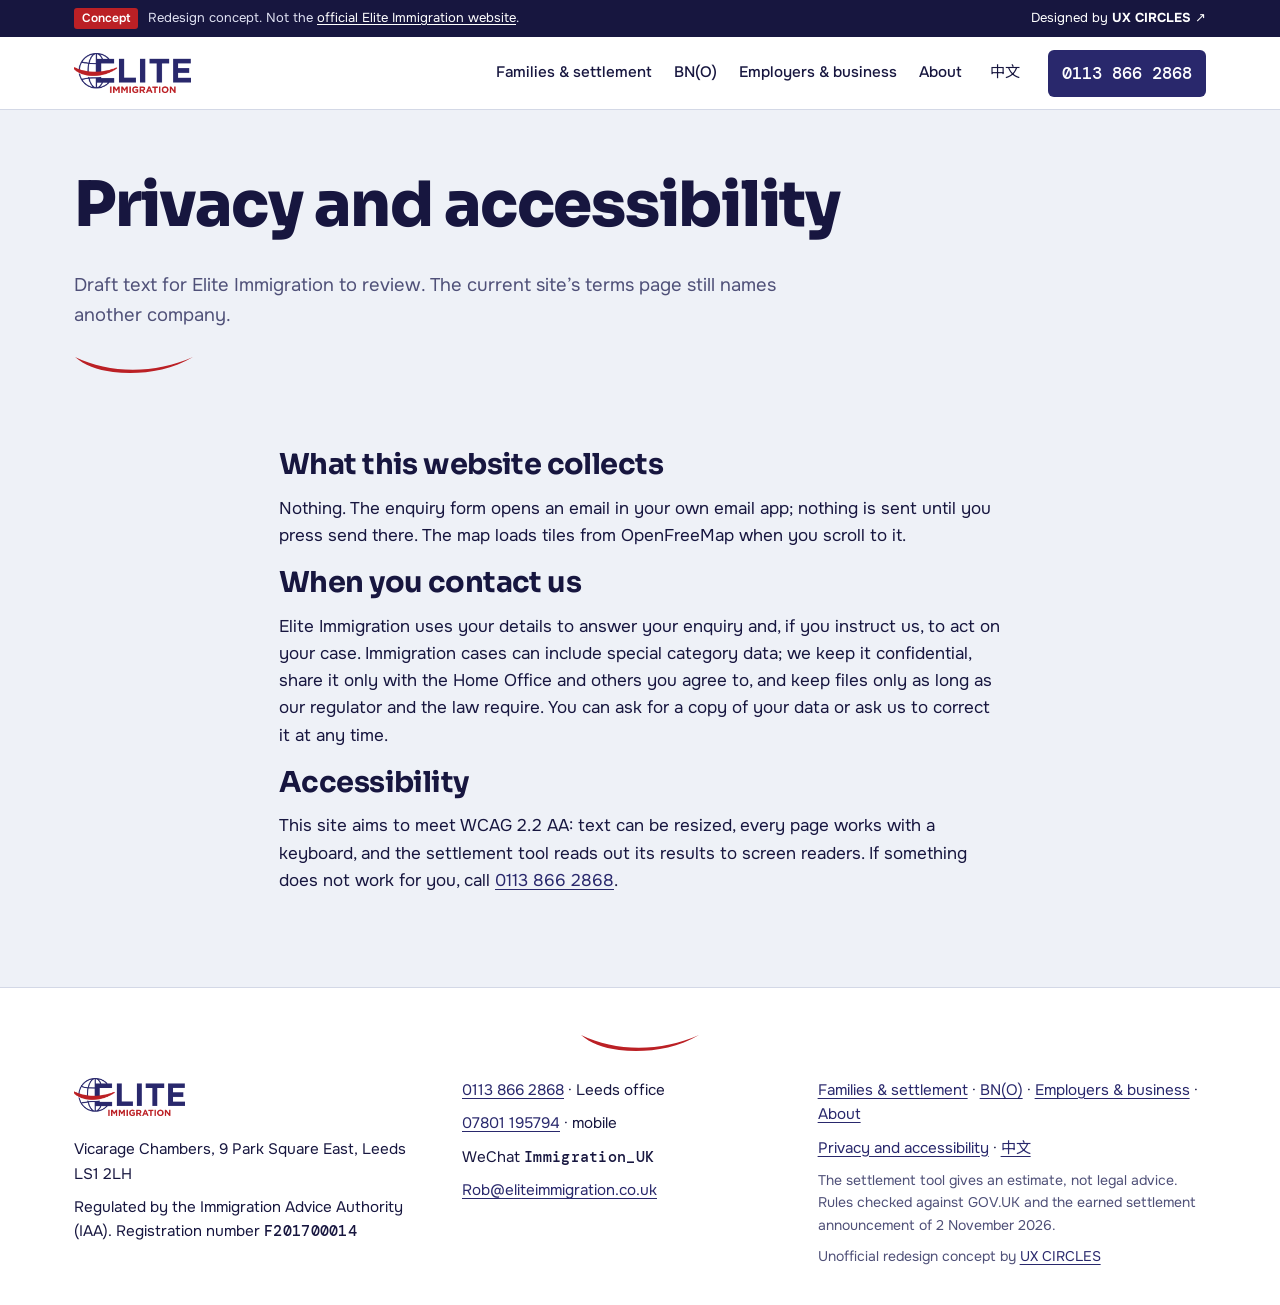
<file: privacy.html>
<!doctype html>
<html lang="en-GB">
<head>
<meta charset="utf-8">
<meta name="viewport" content="width=device-width, initial-scale=1">
<meta name="robots" content="noindex, nofollow">
<title>Privacy and accessibility · Elite Immigration</title>
<meta name="description" content="Privacy notice and accessibility statement (draft).">
<link rel="alternate" hreflang="en" href="https://uxcircles.github.io/eliteimmigration/privacy.html">
<link rel="alternate" hreflang="zh-Hant-HK" href="https://uxcircles.github.io/eliteimmigration/zh/privacy.html">
<link rel="icon" type="image/svg+xml" href="assets/img/mark.svg">
<link rel="icon" type="image/png" href="assets/img/favicon.png">
<link rel="apple-touch-icon" href="assets/img/apple-touch-icon.png">
<meta name="theme-color" content="#29286c">
<link rel="preload" href="assets/fonts/sora.woff2" as="font" type="font/woff2" crossorigin>
<link rel="preload" href="assets/fonts/onest.woff2" as="font" type="font/woff2" crossorigin>
<link rel="stylesheet" href="assets/site.css?v=7">
<script defer src="assets/site.js?v=7"></script>
</head>
<body>
<a class="skip" href="#main">Skip to content</a>
<div class="concept-bar" role="note">
  <div class="wrap concept-in">
    <p><span class="concept-tag">Concept</span><span class="concept-long">Redesign concept. Not the <a href="https://eliteimmigration.co.uk/" target="_blank" rel="noopener">official Elite Immigration website</a>.</span></p>
    <a class="concept-by" href="https://ux-circles.com/professionals" target="_blank" rel="noopener">Designed by <strong>UX CIRCLES</strong> ↗</a>
  </div>
</div>
<header class="head" id="top">
  <div class="wrap head-in">
    <a class="brand" href="index.html" aria-label="Elite Immigration, home">
      <img src="assets/img/logo.png" width="800" height="273" alt="Elite Immigration">
    </a>
    <nav class="nav" aria-label="Main"><a href="individual.html">Families &amp; settlement</a><a href="bno.html">BN(O)</a><a href="business.html">Employers &amp; business</a><a href="about.html">About</a></nav>
    <a class="lang" href="zh/privacy.html" lang="zh-Hant-HK" hreflang="zh-Hant-HK">中文</a>
    <a class="head-call" href="tel:+441138662868">0113 866 2868</a>
    <button class="menu-btn" type="button" aria-expanded="false" aria-controls="menu">Menu</button>
  </div>
  <div class="menu" id="menu" hidden>
    <nav class="wrap" aria-label="Menu">
      <a href="individual.html">Families &amp; settlement</a><a href="bno.html">BN(O)</a><a href="business.html">Employers &amp; business</a><a href="about.html">About</a>
      <a href="index.html#contact">Free consultation</a>
      <a href="tel:+441138662868">Call 0113 866 2868</a>
      <a href="zh/privacy.html" lang="zh-Hant-HK">中文</a>
    </nav>
  </div>
</header>
<main id="main">
<section class="page-head">
  <div class="wrap"><h1>Privacy and accessibility</h1><p class="lede">Draft text for Elite Immigration to review. The current site&rsquo;s terms page still names another company.</p><svg class="swoosh" viewBox="0 0 240 40" aria-hidden="true" focusable="false"><path d="M2 6c70 34 160 34 236 0-50 30-112 36-160 30C46 32 20 22 2 6z"/></svg></div>
</section><section class="body">
  <div class="wrap prose">
    <h2>What this website collects</h2>
    <p>Nothing. The enquiry form opens an email in your own email app; nothing is sent until you press send there. The map loads tiles from OpenFreeMap when you scroll to it.</p>
    <h2>When you contact us</h2>
    <p>Elite Immigration uses your details to answer your enquiry and, if you instruct us, to act on your case. Immigration cases can include special category data; we keep it confidential, share it only with the Home Office and others you agree to, and keep files only as long as our regulator and the law require. You can ask for a copy of your data or ask us to correct it at any time.</p>
    <h2>Accessibility</h2>
    <p>This site aims to meet WCAG 2.2 AA: text can be resized, every page works with a keyboard, and the settlement tool reads out its results to screen readers. If something does not work for you, call <a href="tel:+441138662868">0113 866 2868</a>.</p>
  </div>
</section>
</main>
<footer class="foot">
  <svg class="swoosh foot-swoosh" viewBox="0 0 240 40" aria-hidden="true" focusable="false"><path d="M2 6c70 34 160 34 236 0-50 30-112 36-160 30C46 32 20 22 2 6z"/></svg>
  <div class="wrap foot-grid">
    <div>
      <img class="foot-logo" src="assets/img/logo.png" width="800" height="273" alt="Elite Immigration">
      <p>Vicarage Chambers, 9 Park Square East, Leeds LS1 2LH</p>
      <p>Regulated by the Immigration Advice Authority (IAA). Registration number <span class="mono">F201700014</span></p>
    </div>
    <div>
      <p><a href="tel:+441138662868">0113 866 2868</a> · Leeds office</p>
      <p><a href="tel:+447801195794">07801 195794</a> · mobile</p>
      <p>WeChat <span class="mono">Immigration_UK</span></p>
      <p><a href="mailto:Rob@eliteimmigration.co.uk">Rob@eliteimmigration.co.uk</a></p>
    </div>
    <div>
      <p><a href="individual.html">Families &amp; settlement</a> · <a href="bno.html">BN(O)</a> · <a href="business.html">Employers &amp; business</a> · <a href="about.html">About</a></p>
      <p><a href="privacy.html">Privacy and accessibility</a> · <a href="zh/privacy.html" lang="zh-Hant-HK">中文</a></p>
      <p class="small">The settlement tool gives an estimate, not legal advice. Rules checked against GOV.UK and the earned settlement announcement of 2 November 2026.</p>
      <p class="small">Unofficial redesign concept by <a href="https://ux-circles.com/professionals" target="_blank" rel="noopener">UX CIRCLES</a></p>
    </div>
  </div>
</footer>
<nav class="mbar" aria-label="Quick actions">
  <a href="tel:+441138662868">Call</a>
  <button type="button" data-copy="Immigration_UK" data-done="ID copied">WeChat</button>
  <a href="index.html#contact">Free consultation</a>
</nav>
<div class="toast" role="status" aria-live="polite"></div>
</body>
</html>
</file>
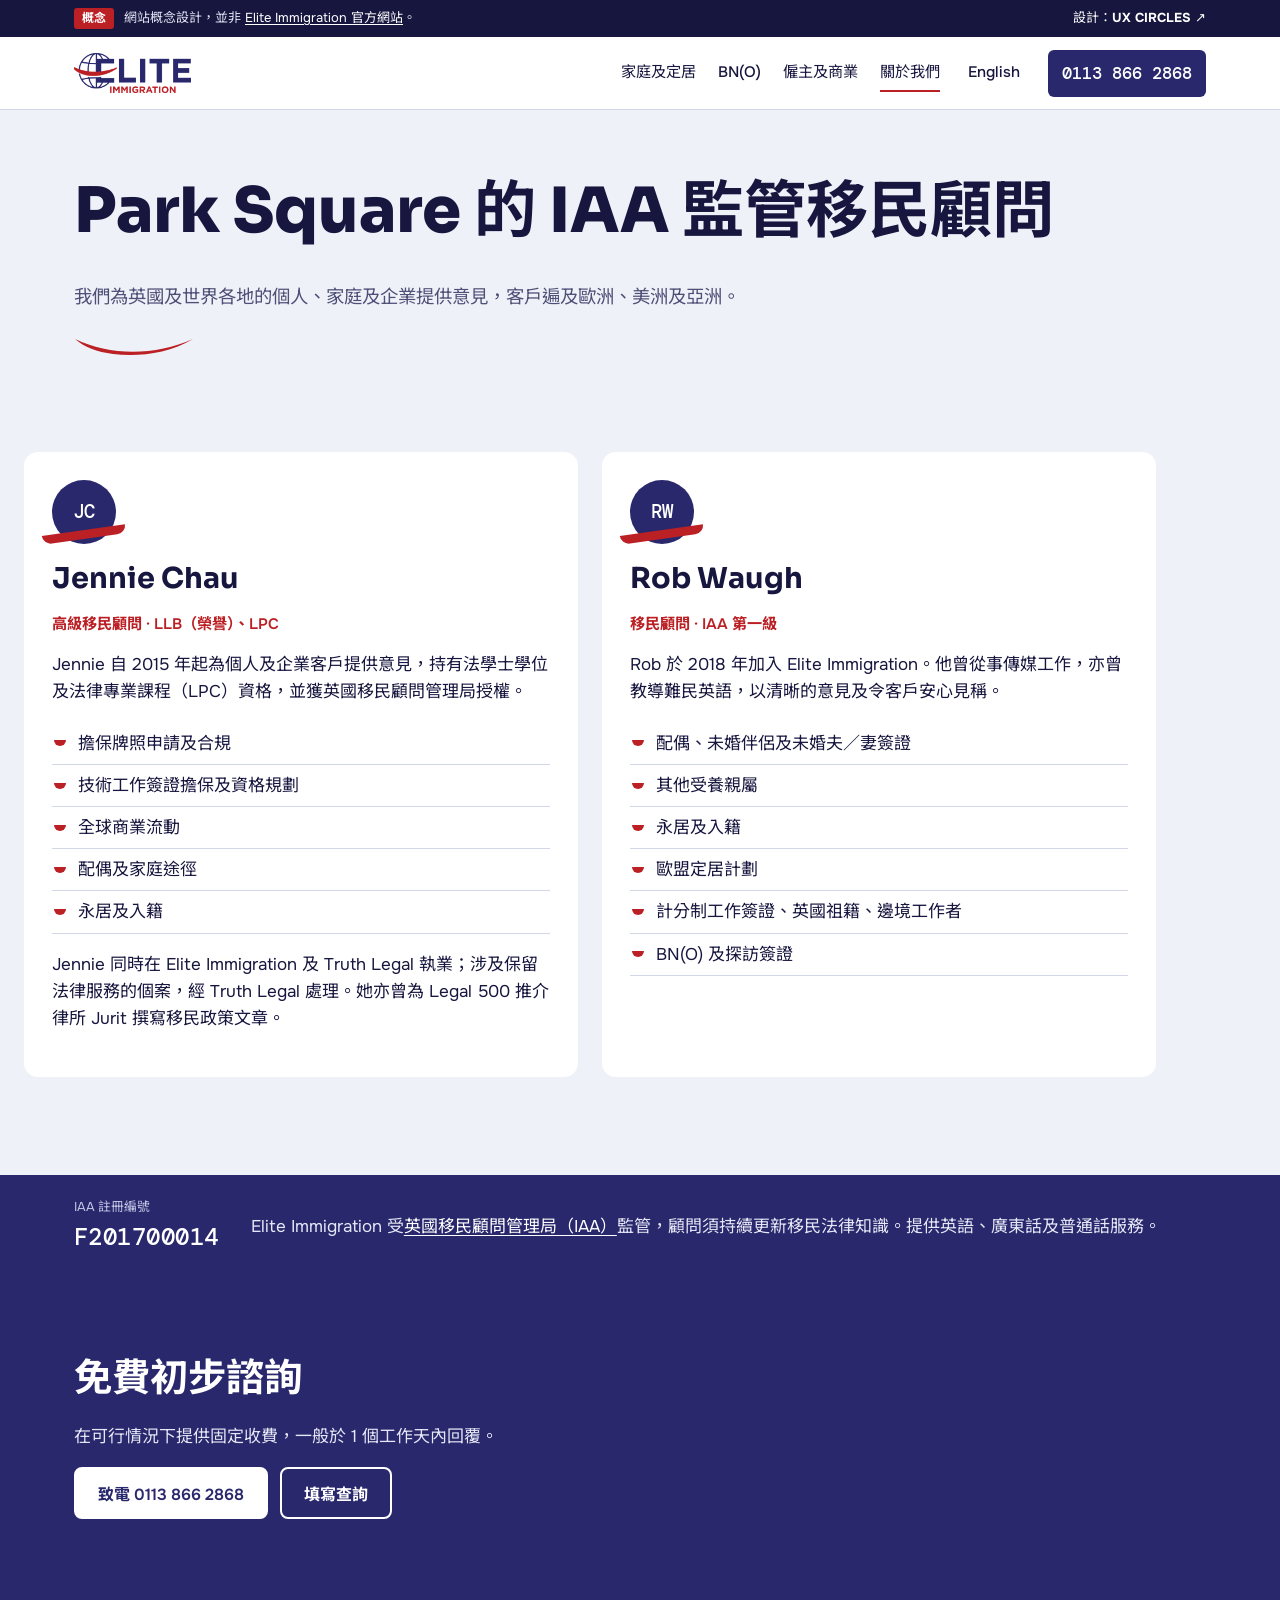
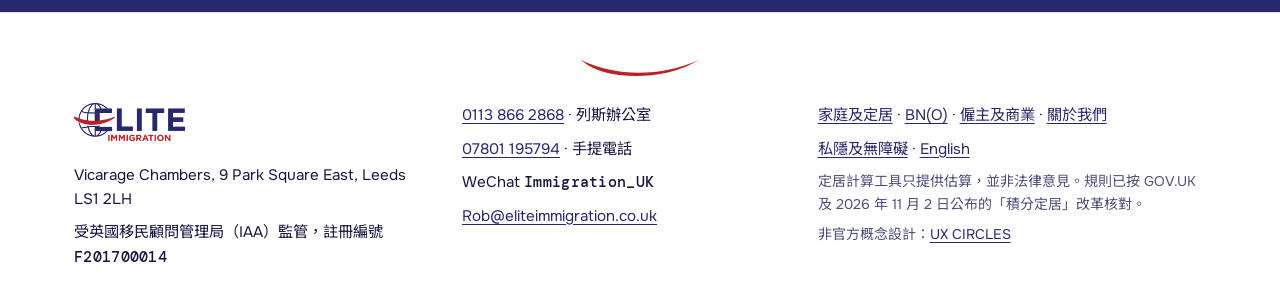
<file: zh/about.html>
<!doctype html>
<html lang="zh-Hant-HK">
<head>
<meta charset="utf-8">
<meta name="viewport" content="width=device-width, initial-scale=1">
<meta name="robots" content="noindex, nofollow">
<title>關於我們 · Elite Immigration</title>
<meta name="description" content="Jennie Chau 及 Rob Waugh，IAA 監管顧問。">
<link rel="alternate" hreflang="en" href="https://uxcircles.github.io/eliteimmigration/about.html">
<link rel="alternate" hreflang="zh-Hant-HK" href="https://uxcircles.github.io/eliteimmigration/zh/about.html">
<link rel="icon" type="image/svg+xml" href="../assets/img/mark.svg">
<link rel="icon" type="image/png" href="../assets/img/favicon.png">
<link rel="apple-touch-icon" href="../assets/img/apple-touch-icon.png">
<meta name="theme-color" content="#29286c">
<link rel="preload" href="../assets/fonts/sora.woff2" as="font" type="font/woff2" crossorigin>
<link rel="preload" href="../assets/fonts/onest.woff2" as="font" type="font/woff2" crossorigin>
<link rel="stylesheet" href="../assets/site.css?v=7">
<script defer src="../assets/site.js?v=7"></script>
</head>
<body>
<a class="skip" href="#main">跳至內容</a>
<div class="concept-bar" role="note">
  <div class="wrap concept-in">
    <p><span class="concept-tag">概念</span><span class="concept-long">網站概念設計，並非 <a href="https://eliteimmigration.co.uk/" target="_blank" rel="noopener">Elite Immigration 官方網站</a>。</span></p>
    <a class="concept-by" href="https://ux-circles.com/professionals" target="_blank" rel="noopener">設計：<strong>UX CIRCLES</strong> ↗</a>
  </div>
</div>
<header class="head" id="top">
  <div class="wrap head-in">
    <a class="brand" href="index.html" aria-label="Elite Immigration 首頁">
      <img src="../assets/img/logo.png" width="800" height="273" alt="Elite Immigration">
    </a>
    <nav class="nav" aria-label="主選單"><a href="individual.html">家庭及定居</a><a href="bno.html">BN(O)</a><a href="business.html">僱主及商業</a><a href="about.html" aria-current=page>關於我們</a></nav>
    <a class="lang" href="../about.html" lang="en" hreflang="en">English</a>
    <a class="head-call" href="tel:+441138662868">0113 866 2868</a>
    <button class="menu-btn" type="button" aria-expanded="false" aria-controls="menu">選單</button>
  </div>
  <div class="menu" id="menu" hidden>
    <nav class="wrap" aria-label="選單">
      <a href="individual.html">家庭及定居</a><a href="bno.html">BN(O)</a><a href="business.html">僱主及商業</a><a href="about.html" aria-current=page>關於我們</a>
      <a href="index.html#contact">免費初步諮詢</a>
      <a href="tel:+441138662868">致電 0113 866 2868</a>
      <a href="../about.html" lang="en">English</a>
    </nav>
  </div>
</header>
<main id="main">
<section class="page-head">
  <div class="wrap"><h1>Park Square 的 IAA 監管移民顧問</h1><p class="lede">我們為英國及世界各地的個人、家庭及企業提供意見，客戶遍及歐洲、美洲及亞洲。</p><svg class="swoosh" viewBox="0 0 240 40" aria-hidden="true" focusable="false"><path d="M2 6c70 34 160 34 236 0-50 30-112 36-160 30C46 32 20 22 2 6z"/></svg></div>
</section><section class="body">
  <div class="wrap people-grid">
    <article class="person">
      <p class="mono person-id">JC</p>
      <h2>Jennie Chau</h2>
      <p class="role">高級移民顧問 · LLB（榮譽）、LPC</p>
      <p>Jennie 自 2015 年起為個人及企業客戶提供意見，持有法學士學位及法律專業課程（LPC）資格，並獲英國移民顧問管理局授權。</p>
      <ul class='ticks'><li>擔保牌照申請及合規</li><li>技術工作簽證擔保及資格規劃</li><li>全球商業流動</li><li>配偶及家庭途徑</li><li>永居及入籍</li></ul>
      <p>Jennie 同時在 Elite Immigration 及 Truth Legal 執業；涉及保留法律服務的個案，經 Truth Legal 處理。她亦曾為 Legal 500 推介律所 Jurit 撰寫移民政策文章。</p>
    </article>
    <article class="person">
      <p class="mono person-id">RW</p>
      <h2>Rob Waugh</h2>
      <p class="role">移民顧問 · IAA 第一級</p>
      <p>Rob 於 2018 年加入 Elite Immigration。他曾從事傳媒工作，亦曾教導難民英語，以清晰的意見及令客戶安心見稱。</p>
      <ul class='ticks'><li>配偶、未婚伴侶及未婚夫／妻簽證</li><li>其他受養親屬</li><li>永居及入籍</li><li>歐盟定居計劃</li><li>計分制工作簽證、英國祖籍、邊境工作者</li><li>BN(O) 及探訪簽證</li></ul>
    </article>
  </div>
</section><section class="reg" aria-label="監管">
  <div class="wrap reg-in">
    <p class="reg-num"><span>IAA 註冊編號</span><span class="mono">F201700014</span></p>
    <p>Elite Immigration 受<a href="https://www.gov.uk/government/organisations/immigration-advice-authority" target="_blank" rel="noopener">英國移民顧問管理局（IAA）</a>監管，顧問須持續更新移民法律知識。提供英語、廣東話及普通話服務。</p>
  </div>
</section><section class="cta">
  <div class="wrap cta-in">
    <h2>免費初步諮詢</h2>
    <p>在可行情況下提供固定收費，一般於 1 個工作天內回覆。</p>
    <p class="cta-btns"><a class="btn" href="tel:+441138662868">致電 0113 866 2868</a> <a class="btn btn-line" href="index.html#contact">填寫查詢</a></p>
  </div>
</section>
</main>
<footer class="foot">
  <svg class="swoosh foot-swoosh" viewBox="0 0 240 40" aria-hidden="true" focusable="false"><path d="M2 6c70 34 160 34 236 0-50 30-112 36-160 30C46 32 20 22 2 6z"/></svg>
  <div class="wrap foot-grid">
    <div>
      <img class="foot-logo" src="../assets/img/logo.png" width="800" height="273" alt="Elite Immigration">
      <p>Vicarage Chambers, 9 Park Square East, Leeds LS1 2LH</p>
      <p>受英國移民顧問管理局（IAA）監管，註冊編號 <span class="mono">F201700014</span></p>
    </div>
    <div>
      <p><a href="tel:+441138662868">0113 866 2868</a> · 列斯辦公室</p>
      <p><a href="tel:+447801195794">07801 195794</a> · 手提電話</p>
      <p>WeChat <span class="mono">Immigration_UK</span></p>
      <p><a href="mailto:Rob@eliteimmigration.co.uk">Rob@eliteimmigration.co.uk</a></p>
    </div>
    <div>
      <p><a href="individual.html">家庭及定居</a> · <a href="bno.html">BN(O)</a> · <a href="business.html">僱主及商業</a> · <a href="about.html">關於我們</a></p>
      <p><a href="privacy.html">私隱及無障礙</a> · <a href="../about.html" lang="en">English</a></p>
      <p class="small">定居計算工具只提供估算，並非法律意見。規則已按 GOV.UK 及 2026 年 11 月 2 日公布的「積分定居」改革核對。</p>
      <p class="small">非官方概念設計：<a href="https://ux-circles.com/professionals" target="_blank" rel="noopener">UX CIRCLES</a></p>
    </div>
  </div>
</footer>
<nav class="mbar" aria-label="快捷操作">
  <a href="tel:+441138662868">致電</a>
  <button type="button" data-copy="Immigration_UK" data-done="已複製">WeChat</button>
  <a href="index.html#contact">免費諮詢</a>
</nav>
<div class="toast" role="status" aria-live="polite"></div>
</body>
</html>
</file>
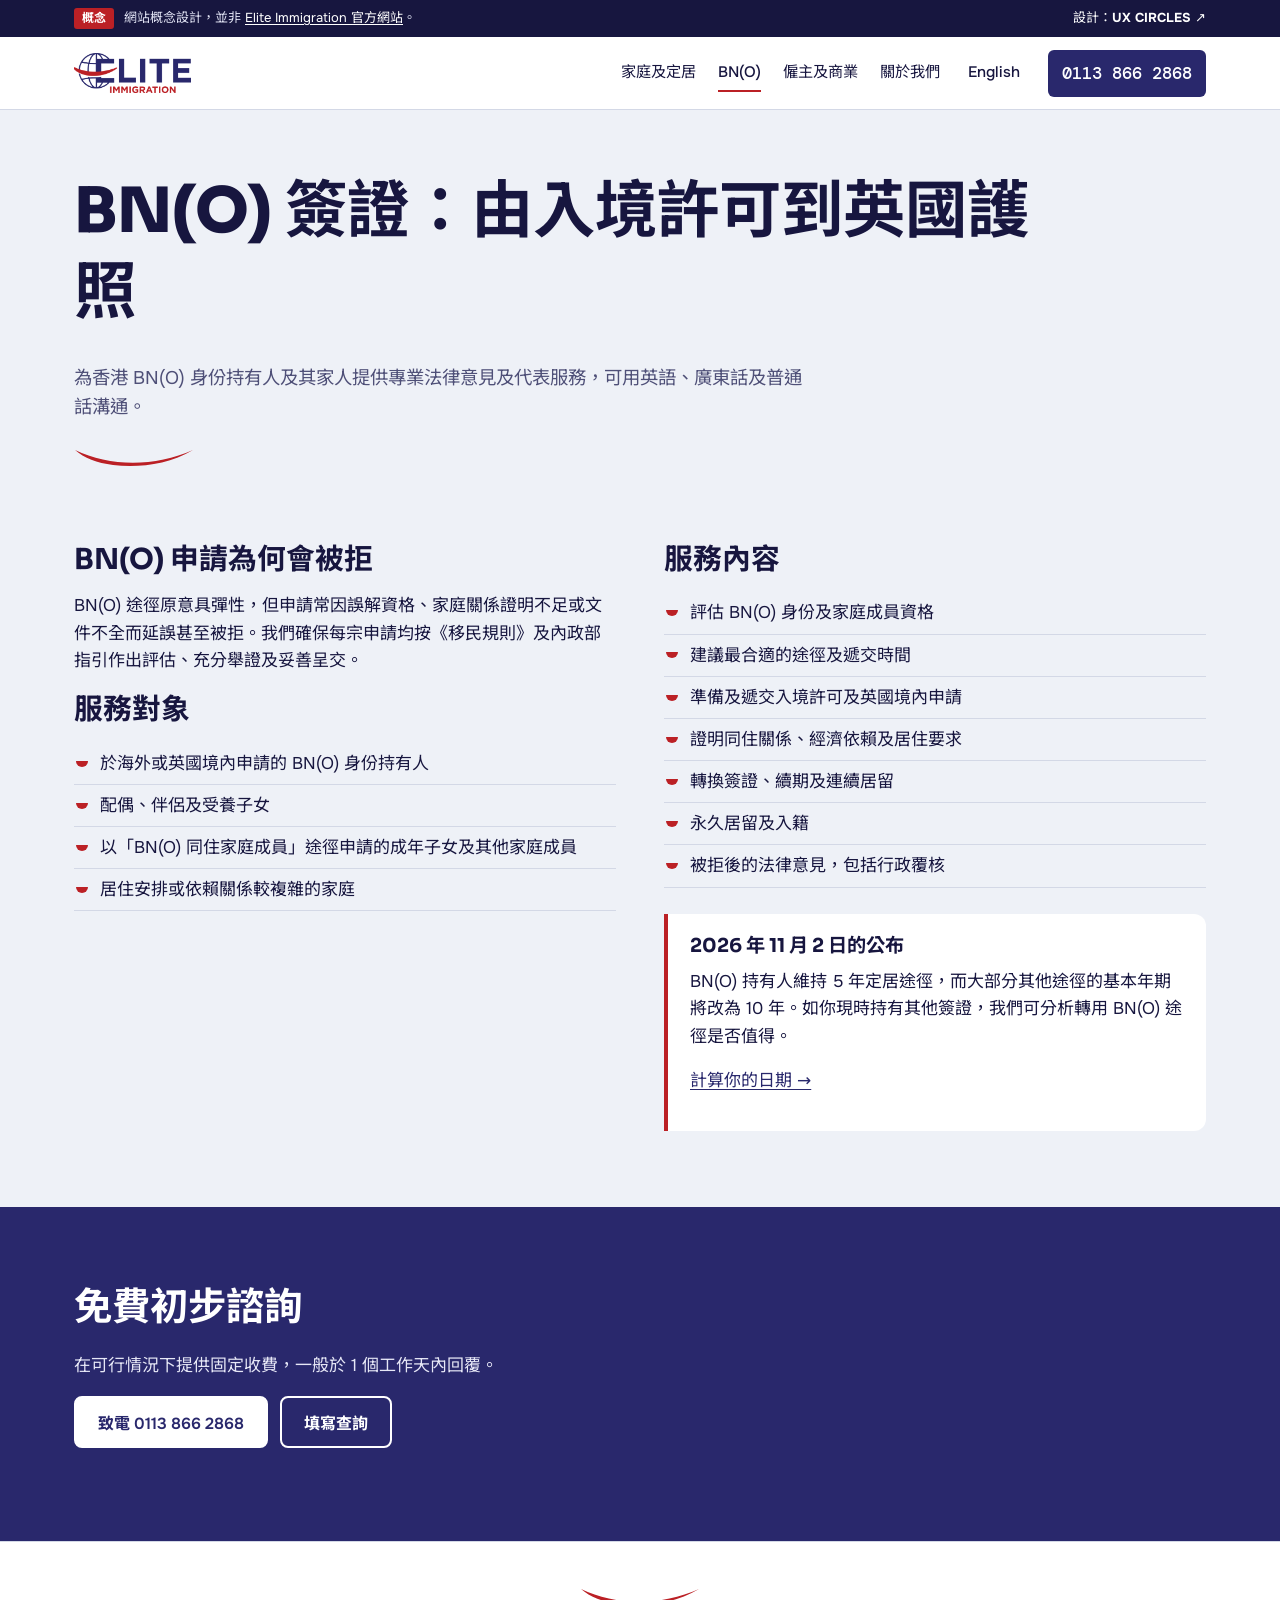
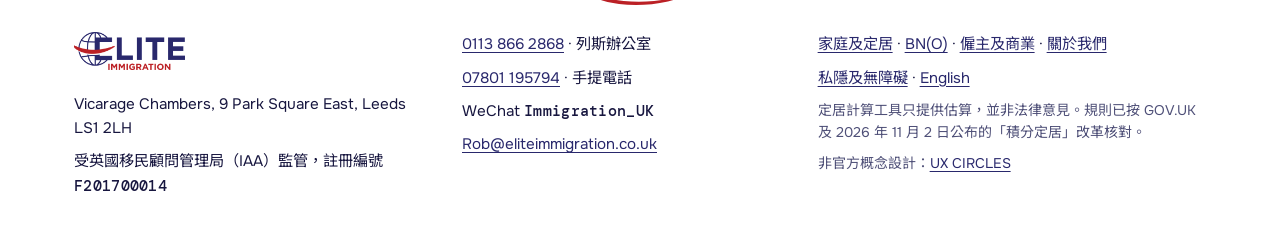
<file: zh/bno.html>
<!doctype html>
<html lang="zh-Hant-HK">
<head>
<meta charset="utf-8">
<meta name="viewport" content="width=device-width, initial-scale=1">
<meta name="robots" content="noindex, nofollow">
<title>BN(O) 簽證 · Elite Immigration</title>
<meta name="description" content="列斯 BN(O) 簽證法律意見。">
<link rel="alternate" hreflang="en" href="https://uxcircles.github.io/eliteimmigration/bno.html">
<link rel="alternate" hreflang="zh-Hant-HK" href="https://uxcircles.github.io/eliteimmigration/zh/bno.html">
<link rel="icon" type="image/svg+xml" href="../assets/img/mark.svg">
<link rel="icon" type="image/png" href="../assets/img/favicon.png">
<link rel="apple-touch-icon" href="../assets/img/apple-touch-icon.png">
<meta name="theme-color" content="#29286c">
<link rel="preload" href="../assets/fonts/sora.woff2" as="font" type="font/woff2" crossorigin>
<link rel="preload" href="../assets/fonts/onest.woff2" as="font" type="font/woff2" crossorigin>
<link rel="stylesheet" href="../assets/site.css?v=7">
<script defer src="../assets/site.js?v=7"></script>
</head>
<body>
<a class="skip" href="#main">跳至內容</a>
<div class="concept-bar" role="note">
  <div class="wrap concept-in">
    <p><span class="concept-tag">概念</span><span class="concept-long">網站概念設計，並非 <a href="https://eliteimmigration.co.uk/" target="_blank" rel="noopener">Elite Immigration 官方網站</a>。</span></p>
    <a class="concept-by" href="https://ux-circles.com/professionals" target="_blank" rel="noopener">設計：<strong>UX CIRCLES</strong> ↗</a>
  </div>
</div>
<header class="head" id="top">
  <div class="wrap head-in">
    <a class="brand" href="index.html" aria-label="Elite Immigration 首頁">
      <img src="../assets/img/logo.png" width="800" height="273" alt="Elite Immigration">
    </a>
    <nav class="nav" aria-label="主選單"><a href="individual.html">家庭及定居</a><a href="bno.html" aria-current=page>BN(O)</a><a href="business.html">僱主及商業</a><a href="about.html">關於我們</a></nav>
    <a class="lang" href="../bno.html" lang="en" hreflang="en">English</a>
    <a class="head-call" href="tel:+441138662868">0113 866 2868</a>
    <button class="menu-btn" type="button" aria-expanded="false" aria-controls="menu">選單</button>
  </div>
  <div class="menu" id="menu" hidden>
    <nav class="wrap" aria-label="選單">
      <a href="individual.html">家庭及定居</a><a href="bno.html" aria-current=page>BN(O)</a><a href="business.html">僱主及商業</a><a href="about.html">關於我們</a>
      <a href="index.html#contact">免費初步諮詢</a>
      <a href="tel:+441138662868">致電 0113 866 2868</a>
      <a href="../bno.html" lang="en">English</a>
    </nav>
  </div>
</header>
<main id="main">
<section class="page-head">
  <div class="wrap"><h1>BN(O) 簽證：由入境許可到英國護照</h1><p class="lede">為香港 BN(O) 身份持有人及其家人提供專業法律意見及代表服務，可用英語、廣東話及普通話溝通。</p><svg class="swoosh" viewBox="0 0 240 40" aria-hidden="true" focusable="false"><path d="M2 6c70 34 160 34 236 0-50 30-112 36-160 30C46 32 20 22 2 6z"/></svg></div>
</section><section class="body">
  <div class="wrap cols">
    <div>
      <h2>BN(O) 申請為何會被拒</h2>
      <p>BN(O) 途徑原意具彈性，但申請常因誤解資格、家庭關係證明不足或文件不全而延誤甚至被拒。我們確保每宗申請均按《移民規則》及內政部指引作出評估、充分舉證及妥善呈交。</p>
      <h2>服務對象</h2>
      <ul class='ticks'><li>於海外或英國境內申請的 BN(O) 身份持有人</li><li>配偶、伴侶及受養子女</li><li>以「BN(O) 同住家庭成員」途徑申請的成年子女及其他家庭成員</li><li>居住安排或依賴關係較複雜的家庭</li></ul>
    </div>
    <div>
      <h2>服務內容</h2>
      <ul class='ticks'><li>評估 BN(O) 身份及家庭成員資格</li><li>建議最合適的途徑及遞交時間</li><li>準備及遞交入境許可及英國境內申請</li><li>證明同住關係、經濟依賴及居住要求</li><li>轉換簽證、續期及連續居留</li><li>永久居留及入籍</li><li>被拒後的法律意見，包括行政覆核</li></ul>
      <div class="note">
        <h3>2026 年 11 月 2 日的公布</h3>
        <p>BN(O) 持有人維持 5 年定居途徑，而大部分其他途徑的基本年期將改為 10 年。如你現時持有其他簽證，我們可分析轉用 BN(O) 途徑是否值得。</p>
        <p><a href="index.html#tool">計算你的日期 →</a></p>
      </div>
    </div>
  </div>
</section><section class="cta">
  <div class="wrap cta-in">
    <h2>免費初步諮詢</h2>
    <p>在可行情況下提供固定收費，一般於 1 個工作天內回覆。</p>
    <p class="cta-btns"><a class="btn" href="tel:+441138662868">致電 0113 866 2868</a> <a class="btn btn-line" href="index.html#contact">填寫查詢</a></p>
  </div>
</section>
</main>
<footer class="foot">
  <svg class="swoosh foot-swoosh" viewBox="0 0 240 40" aria-hidden="true" focusable="false"><path d="M2 6c70 34 160 34 236 0-50 30-112 36-160 30C46 32 20 22 2 6z"/></svg>
  <div class="wrap foot-grid">
    <div>
      <img class="foot-logo" src="../assets/img/logo.png" width="800" height="273" alt="Elite Immigration">
      <p>Vicarage Chambers, 9 Park Square East, Leeds LS1 2LH</p>
      <p>受英國移民顧問管理局（IAA）監管，註冊編號 <span class="mono">F201700014</span></p>
    </div>
    <div>
      <p><a href="tel:+441138662868">0113 866 2868</a> · 列斯辦公室</p>
      <p><a href="tel:+447801195794">07801 195794</a> · 手提電話</p>
      <p>WeChat <span class="mono">Immigration_UK</span></p>
      <p><a href="mailto:Rob@eliteimmigration.co.uk">Rob@eliteimmigration.co.uk</a></p>
    </div>
    <div>
      <p><a href="individual.html">家庭及定居</a> · <a href="bno.html">BN(O)</a> · <a href="business.html">僱主及商業</a> · <a href="about.html">關於我們</a></p>
      <p><a href="privacy.html">私隱及無障礙</a> · <a href="../bno.html" lang="en">English</a></p>
      <p class="small">定居計算工具只提供估算，並非法律意見。規則已按 GOV.UK 及 2026 年 11 月 2 日公布的「積分定居」改革核對。</p>
      <p class="small">非官方概念設計：<a href="https://ux-circles.com/professionals" target="_blank" rel="noopener">UX CIRCLES</a></p>
    </div>
  </div>
</footer>
<nav class="mbar" aria-label="快捷操作">
  <a href="tel:+441138662868">致電</a>
  <button type="button" data-copy="Immigration_UK" data-done="已複製">WeChat</button>
  <a href="index.html#contact">免費諮詢</a>
</nav>
<div class="toast" role="status" aria-live="polite"></div>
</body>
</html>
</file>
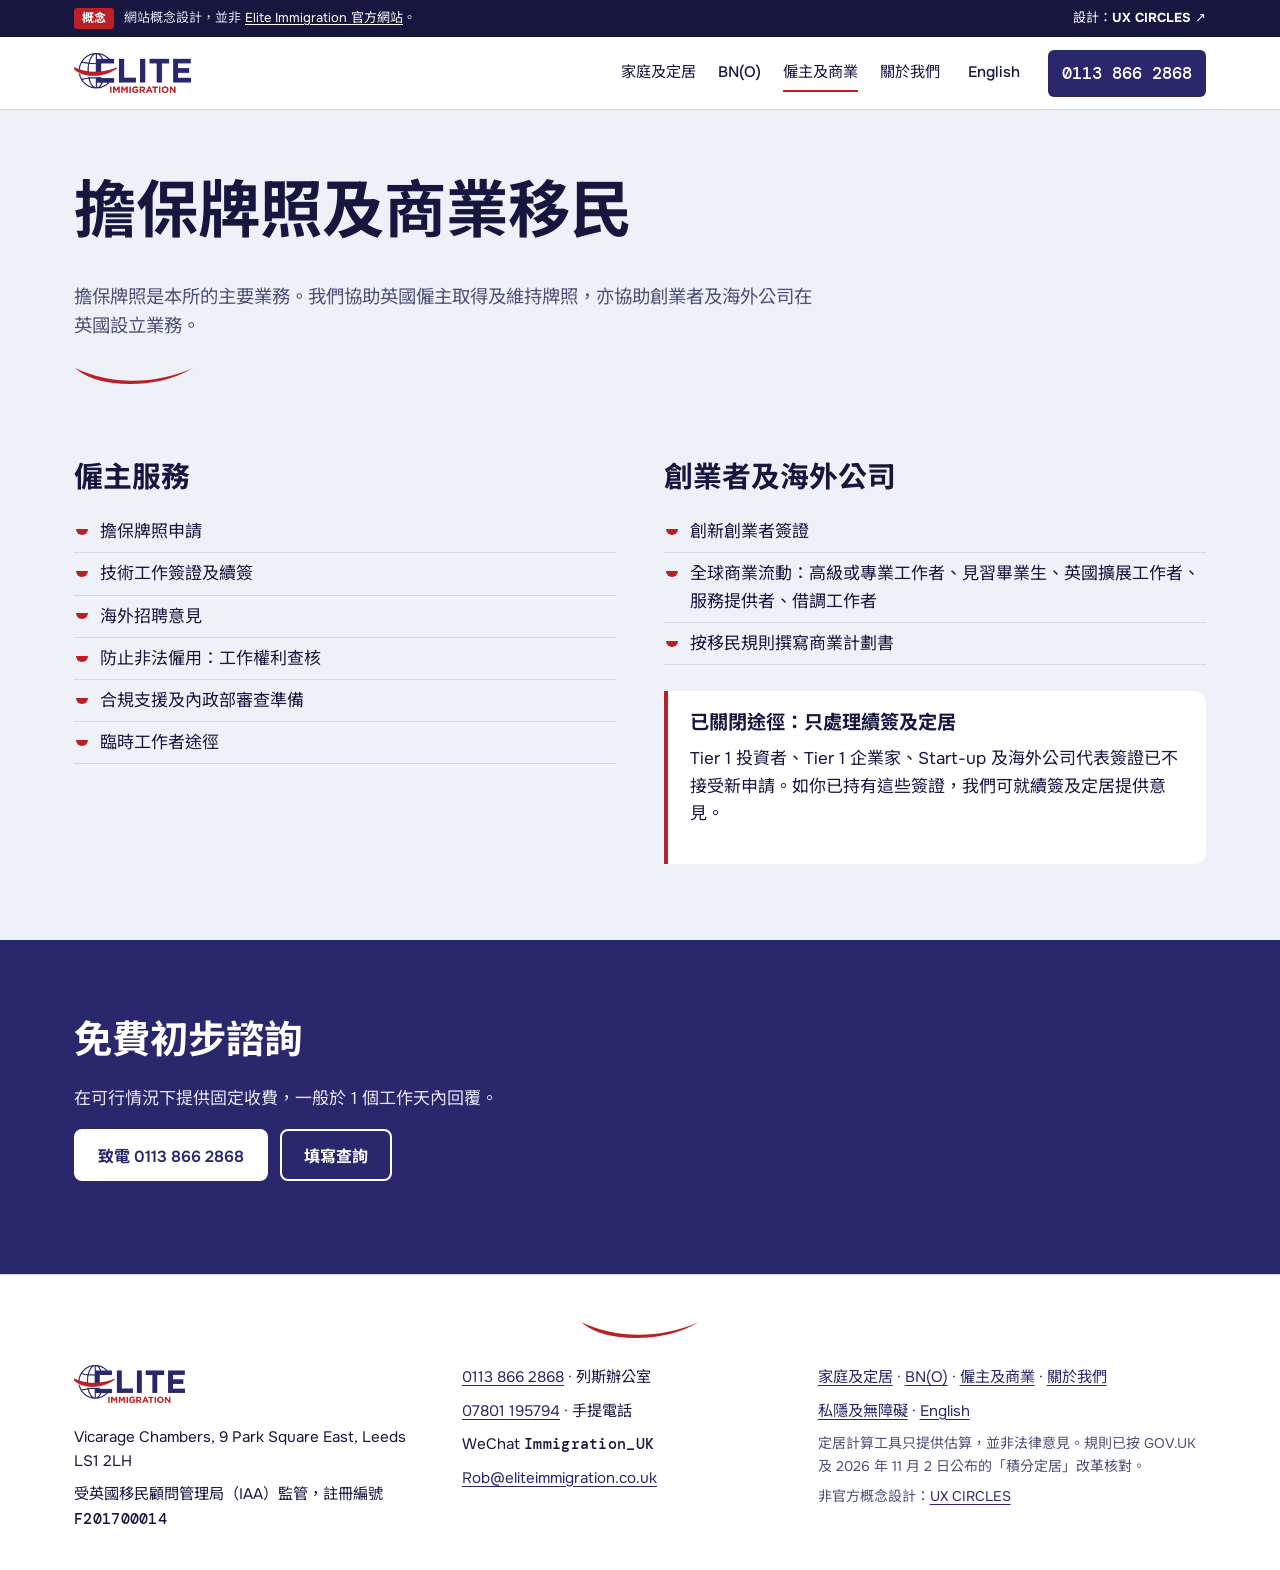
<file: zh/business.html>
<!doctype html>
<html lang="zh-Hant-HK">
<head>
<meta charset="utf-8">
<meta name="viewport" content="width=device-width, initial-scale=1">
<meta name="robots" content="noindex, nofollow">
<title>僱主及商業 · Elite Immigration</title>
<meta name="description" content="擔保牌照及商業移民。">
<link rel="alternate" hreflang="en" href="https://uxcircles.github.io/eliteimmigration/business.html">
<link rel="alternate" hreflang="zh-Hant-HK" href="https://uxcircles.github.io/eliteimmigration/zh/business.html">
<link rel="icon" type="image/svg+xml" href="../assets/img/mark.svg">
<link rel="icon" type="image/png" href="../assets/img/favicon.png">
<link rel="apple-touch-icon" href="../assets/img/apple-touch-icon.png">
<meta name="theme-color" content="#29286c">
<link rel="preload" href="../assets/fonts/sora.woff2" as="font" type="font/woff2" crossorigin>
<link rel="preload" href="../assets/fonts/onest.woff2" as="font" type="font/woff2" crossorigin>
<link rel="stylesheet" href="../assets/site.css?v=7">
<script defer src="../assets/site.js?v=7"></script>
</head>
<body>
<a class="skip" href="#main">跳至內容</a>
<div class="concept-bar" role="note">
  <div class="wrap concept-in">
    <p><span class="concept-tag">概念</span><span class="concept-long">網站概念設計，並非 <a href="https://eliteimmigration.co.uk/" target="_blank" rel="noopener">Elite Immigration 官方網站</a>。</span></p>
    <a class="concept-by" href="https://ux-circles.com/professionals" target="_blank" rel="noopener">設計：<strong>UX CIRCLES</strong> ↗</a>
  </div>
</div>
<header class="head" id="top">
  <div class="wrap head-in">
    <a class="brand" href="index.html" aria-label="Elite Immigration 首頁">
      <img src="../assets/img/logo.png" width="800" height="273" alt="Elite Immigration">
    </a>
    <nav class="nav" aria-label="主選單"><a href="individual.html">家庭及定居</a><a href="bno.html">BN(O)</a><a href="business.html" aria-current=page>僱主及商業</a><a href="about.html">關於我們</a></nav>
    <a class="lang" href="../business.html" lang="en" hreflang="en">English</a>
    <a class="head-call" href="tel:+441138662868">0113 866 2868</a>
    <button class="menu-btn" type="button" aria-expanded="false" aria-controls="menu">選單</button>
  </div>
  <div class="menu" id="menu" hidden>
    <nav class="wrap" aria-label="選單">
      <a href="individual.html">家庭及定居</a><a href="bno.html">BN(O)</a><a href="business.html" aria-current=page>僱主及商業</a><a href="about.html">關於我們</a>
      <a href="index.html#contact">免費初步諮詢</a>
      <a href="tel:+441138662868">致電 0113 866 2868</a>
      <a href="../business.html" lang="en">English</a>
    </nav>
  </div>
</header>
<main id="main">
<section class="page-head">
  <div class="wrap"><h1>擔保牌照及商業移民</h1><p class="lede">擔保牌照是本所的主要業務。我們協助英國僱主取得及維持牌照，亦協助創業者及海外公司在英國設立業務。</p><svg class="swoosh" viewBox="0 0 240 40" aria-hidden="true" focusable="false"><path d="M2 6c70 34 160 34 236 0-50 30-112 36-160 30C46 32 20 22 2 6z"/></svg></div>
</section><section class="body">
  <div class="wrap cols">
    <div>
      <h2>僱主服務</h2>
      <ul class='ticks'><li>擔保牌照申請</li><li>技術工作簽證及續簽</li><li>海外招聘意見</li><li>防止非法僱用：工作權利查核</li><li>合規支援及內政部審查準備</li><li>臨時工作者途徑</li></ul>
    </div>
    <div id="founders">
      <h2>創業者及海外公司</h2>
      <ul class='ticks'><li>創新創業者簽證</li><li>全球商業流動：高級或專業工作者、見習畢業生、英國擴展工作者、服務提供者、借調工作者</li><li>按移民規則撰寫商業計劃書</li></ul>
      <div class="note">
        <h3>已關閉途徑：只處理續簽及定居</h3>
        <p>Tier 1 投資者、Tier 1 企業家、Start-up 及海外公司代表簽證已不接受新申請。如你已持有這些簽證，我們可就續簽及定居提供意見。</p>
      </div>
    </div>
  </div>
</section><section class="cta">
  <div class="wrap cta-in">
    <h2>免費初步諮詢</h2>
    <p>在可行情況下提供固定收費，一般於 1 個工作天內回覆。</p>
    <p class="cta-btns"><a class="btn" href="tel:+441138662868">致電 0113 866 2868</a> <a class="btn btn-line" href="index.html#contact">填寫查詢</a></p>
  </div>
</section>
</main>
<footer class="foot">
  <svg class="swoosh foot-swoosh" viewBox="0 0 240 40" aria-hidden="true" focusable="false"><path d="M2 6c70 34 160 34 236 0-50 30-112 36-160 30C46 32 20 22 2 6z"/></svg>
  <div class="wrap foot-grid">
    <div>
      <img class="foot-logo" src="../assets/img/logo.png" width="800" height="273" alt="Elite Immigration">
      <p>Vicarage Chambers, 9 Park Square East, Leeds LS1 2LH</p>
      <p>受英國移民顧問管理局（IAA）監管，註冊編號 <span class="mono">F201700014</span></p>
    </div>
    <div>
      <p><a href="tel:+441138662868">0113 866 2868</a> · 列斯辦公室</p>
      <p><a href="tel:+447801195794">07801 195794</a> · 手提電話</p>
      <p>WeChat <span class="mono">Immigration_UK</span></p>
      <p><a href="mailto:Rob@eliteimmigration.co.uk">Rob@eliteimmigration.co.uk</a></p>
    </div>
    <div>
      <p><a href="individual.html">家庭及定居</a> · <a href="bno.html">BN(O)</a> · <a href="business.html">僱主及商業</a> · <a href="about.html">關於我們</a></p>
      <p><a href="privacy.html">私隱及無障礙</a> · <a href="../business.html" lang="en">English</a></p>
      <p class="small">定居計算工具只提供估算，並非法律意見。規則已按 GOV.UK 及 2026 年 11 月 2 日公布的「積分定居」改革核對。</p>
      <p class="small">非官方概念設計：<a href="https://ux-circles.com/professionals" target="_blank" rel="noopener">UX CIRCLES</a></p>
    </div>
  </div>
</footer>
<nav class="mbar" aria-label="快捷操作">
  <a href="tel:+441138662868">致電</a>
  <button type="button" data-copy="Immigration_UK" data-done="已複製">WeChat</button>
  <a href="index.html#contact">免費諮詢</a>
</nav>
<div class="toast" role="status" aria-live="polite"></div>
</body>
</html>
</file>
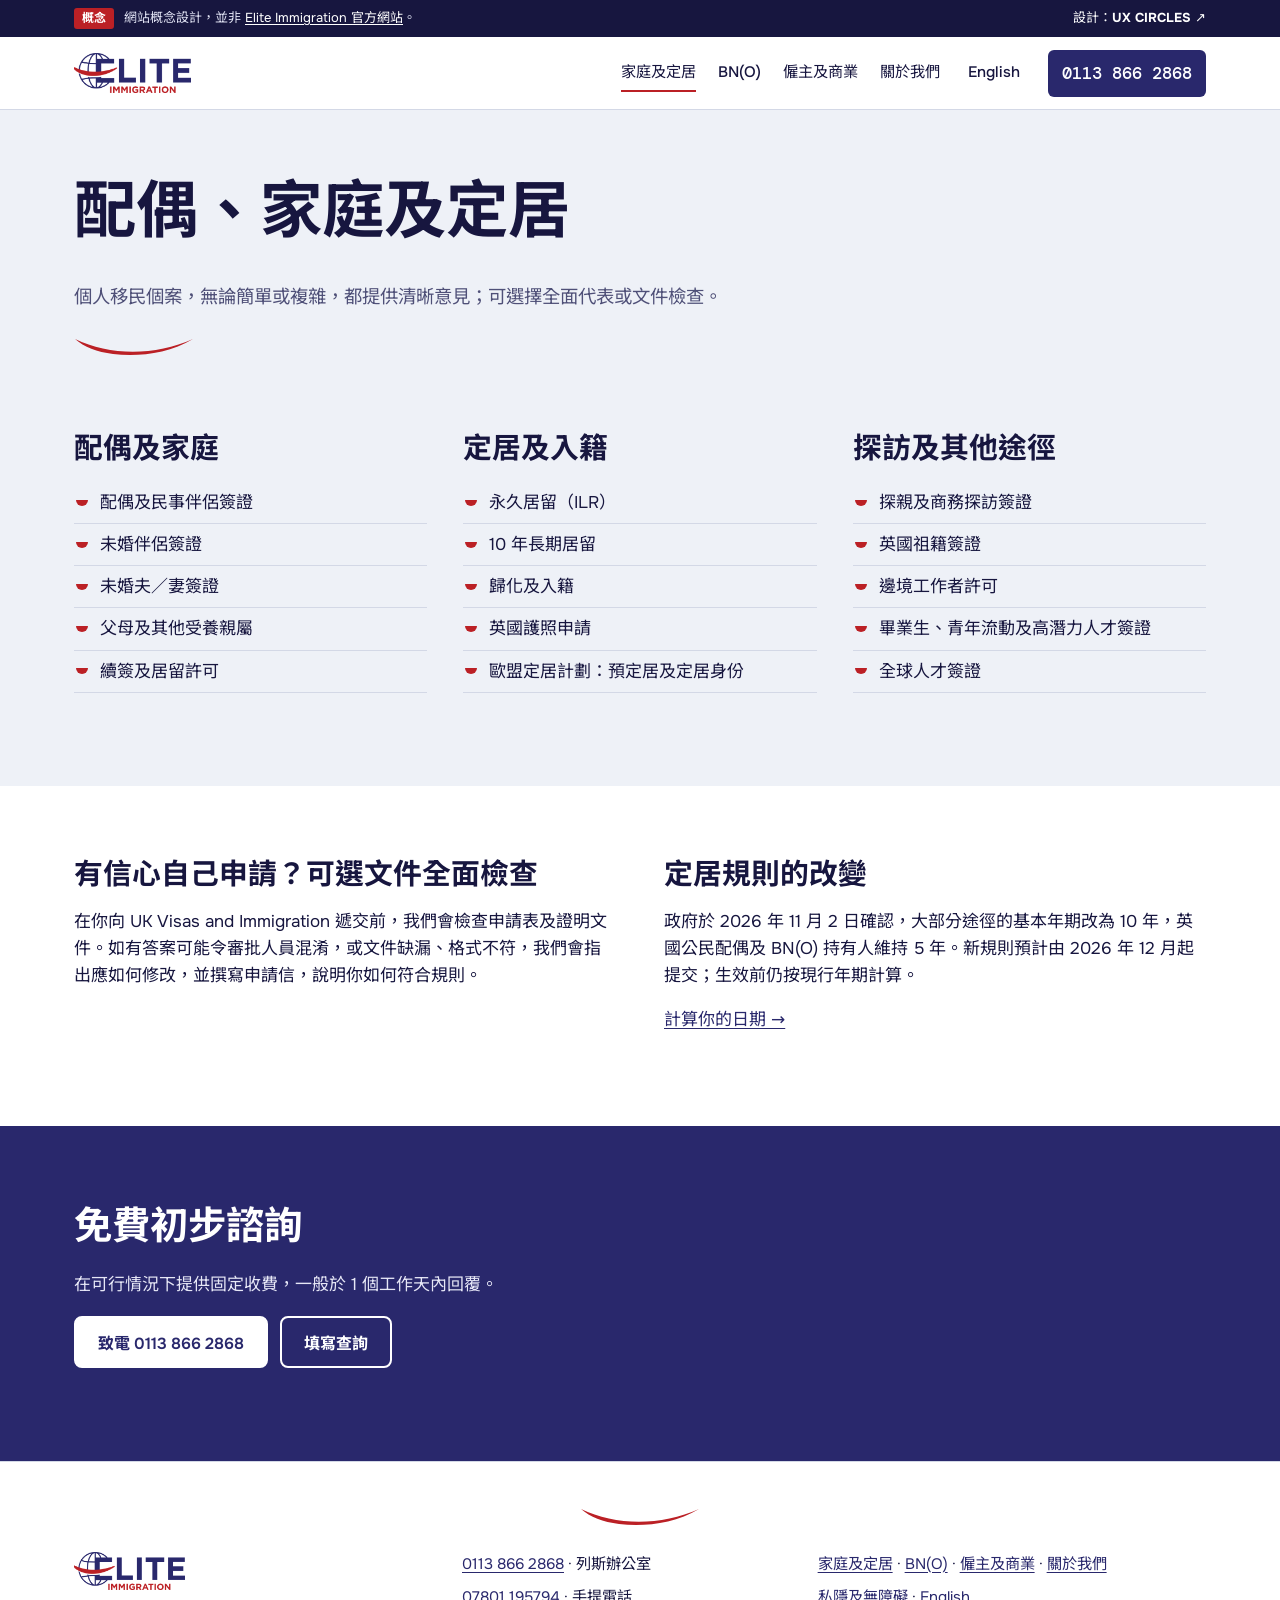
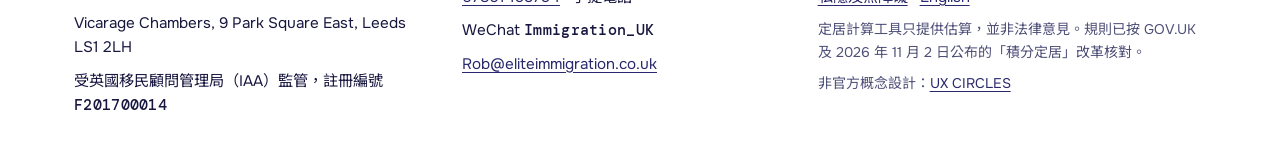
<file: zh/individual.html>
<!doctype html>
<html lang="zh-Hant-HK">
<head>
<meta charset="utf-8">
<meta name="viewport" content="width=device-width, initial-scale=1">
<meta name="robots" content="noindex, nofollow">
<title>家庭及定居 · Elite Immigration</title>
<meta name="description" content="配偶、家庭、定居及入籍意見。">
<link rel="alternate" hreflang="en" href="https://uxcircles.github.io/eliteimmigration/individual.html">
<link rel="alternate" hreflang="zh-Hant-HK" href="https://uxcircles.github.io/eliteimmigration/zh/individual.html">
<link rel="icon" type="image/svg+xml" href="../assets/img/mark.svg">
<link rel="icon" type="image/png" href="../assets/img/favicon.png">
<link rel="apple-touch-icon" href="../assets/img/apple-touch-icon.png">
<meta name="theme-color" content="#29286c">
<link rel="preload" href="../assets/fonts/sora.woff2" as="font" type="font/woff2" crossorigin>
<link rel="preload" href="../assets/fonts/onest.woff2" as="font" type="font/woff2" crossorigin>
<link rel="stylesheet" href="../assets/site.css?v=7">
<script defer src="../assets/site.js?v=7"></script>
</head>
<body>
<a class="skip" href="#main">跳至內容</a>
<div class="concept-bar" role="note">
  <div class="wrap concept-in">
    <p><span class="concept-tag">概念</span><span class="concept-long">網站概念設計，並非 <a href="https://eliteimmigration.co.uk/" target="_blank" rel="noopener">Elite Immigration 官方網站</a>。</span></p>
    <a class="concept-by" href="https://ux-circles.com/professionals" target="_blank" rel="noopener">設計：<strong>UX CIRCLES</strong> ↗</a>
  </div>
</div>
<header class="head" id="top">
  <div class="wrap head-in">
    <a class="brand" href="index.html" aria-label="Elite Immigration 首頁">
      <img src="../assets/img/logo.png" width="800" height="273" alt="Elite Immigration">
    </a>
    <nav class="nav" aria-label="主選單"><a href="individual.html" aria-current=page>家庭及定居</a><a href="bno.html">BN(O)</a><a href="business.html">僱主及商業</a><a href="about.html">關於我們</a></nav>
    <a class="lang" href="../individual.html" lang="en" hreflang="en">English</a>
    <a class="head-call" href="tel:+441138662868">0113 866 2868</a>
    <button class="menu-btn" type="button" aria-expanded="false" aria-controls="menu">選單</button>
  </div>
  <div class="menu" id="menu" hidden>
    <nav class="wrap" aria-label="選單">
      <a href="individual.html" aria-current=page>家庭及定居</a><a href="bno.html">BN(O)</a><a href="business.html">僱主及商業</a><a href="about.html">關於我們</a>
      <a href="index.html#contact">免費初步諮詢</a>
      <a href="tel:+441138662868">致電 0113 866 2868</a>
      <a href="../individual.html" lang="en">English</a>
    </nav>
  </div>
</header>
<main id="main">
<section class="page-head">
  <div class="wrap"><h1>配偶、家庭及定居</h1><p class="lede">個人移民個案，無論簡單或複雜，都提供清晰意見；可選擇全面代表或文件檢查。</p><svg class="swoosh" viewBox="0 0 240 40" aria-hidden="true" focusable="false"><path d="M2 6c70 34 160 34 236 0-50 30-112 36-160 30C46 32 20 22 2 6z"/></svg></div>
</section><section class="body">
  <div class="wrap cols3">
    <div>
      <h2>配偶及家庭</h2>
      <ul class='ticks'><li>配偶及民事伴侶簽證</li><li>未婚伴侶簽證</li><li>未婚夫／妻簽證</li><li>父母及其他受養親屬</li><li>續簽及居留許可</li></ul>
    </div>
    <div id="settle">
      <h2>定居及入籍</h2>
      <ul class='ticks'><li>永久居留（ILR）</li><li>10 年長期居留</li><li>歸化及入籍</li><li>英國護照申請</li><li>歐盟定居計劃：預定居及定居身份</li></ul>
    </div>
    <div id="visit">
      <h2>探訪及其他途徑</h2>
      <ul class='ticks'><li>探親及商務探訪簽證</li><li>英國祖籍簽證</li><li>邊境工作者許可</li><li>畢業生、青年流動及高潛力人才簽證</li><li>全球人才簽證</li></ul>
    </div>
  </div>
</section>
<section class="body alt">
  <div class="wrap cols">
    <div>
      <h2>有信心自己申請？可選文件全面檢查</h2>
      <p>在你向 UK Visas and Immigration 遞交前，我們會檢查申請表及證明文件。如有答案可能令審批人員混淆，或文件缺漏、格式不符，我們會指出應如何修改，並撰寫申請信，說明你如何符合規則。</p>
    </div>
    <div>
      <h2>定居規則的改變</h2>
      <p>政府於 2026 年 11 月 2 日確認，大部分途徑的基本年期改為 10 年，英國公民配偶及 BN(O) 持有人維持 5 年。新規則預計由 2026 年 12 月起提交；生效前仍按現行年期計算。</p>
      <p><a href="index.html#tool">計算你的日期 →</a></p>
    </div>
  </div>
</section><section class="cta">
  <div class="wrap cta-in">
    <h2>免費初步諮詢</h2>
    <p>在可行情況下提供固定收費，一般於 1 個工作天內回覆。</p>
    <p class="cta-btns"><a class="btn" href="tel:+441138662868">致電 0113 866 2868</a> <a class="btn btn-line" href="index.html#contact">填寫查詢</a></p>
  </div>
</section>
</main>
<footer class="foot">
  <svg class="swoosh foot-swoosh" viewBox="0 0 240 40" aria-hidden="true" focusable="false"><path d="M2 6c70 34 160 34 236 0-50 30-112 36-160 30C46 32 20 22 2 6z"/></svg>
  <div class="wrap foot-grid">
    <div>
      <img class="foot-logo" src="../assets/img/logo.png" width="800" height="273" alt="Elite Immigration">
      <p>Vicarage Chambers, 9 Park Square East, Leeds LS1 2LH</p>
      <p>受英國移民顧問管理局（IAA）監管，註冊編號 <span class="mono">F201700014</span></p>
    </div>
    <div>
      <p><a href="tel:+441138662868">0113 866 2868</a> · 列斯辦公室</p>
      <p><a href="tel:+447801195794">07801 195794</a> · 手提電話</p>
      <p>WeChat <span class="mono">Immigration_UK</span></p>
      <p><a href="mailto:Rob@eliteimmigration.co.uk">Rob@eliteimmigration.co.uk</a></p>
    </div>
    <div>
      <p><a href="individual.html">家庭及定居</a> · <a href="bno.html">BN(O)</a> · <a href="business.html">僱主及商業</a> · <a href="about.html">關於我們</a></p>
      <p><a href="privacy.html">私隱及無障礙</a> · <a href="../individual.html" lang="en">English</a></p>
      <p class="small">定居計算工具只提供估算，並非法律意見。規則已按 GOV.UK 及 2026 年 11 月 2 日公布的「積分定居」改革核對。</p>
      <p class="small">非官方概念設計：<a href="https://ux-circles.com/professionals" target="_blank" rel="noopener">UX CIRCLES</a></p>
    </div>
  </div>
</footer>
<nav class="mbar" aria-label="快捷操作">
  <a href="tel:+441138662868">致電</a>
  <button type="button" data-copy="Immigration_UK" data-done="已複製">WeChat</button>
  <a href="index.html#contact">免費諮詢</a>
</nav>
<div class="toast" role="status" aria-live="polite"></div>
</body>
</html>
</file>
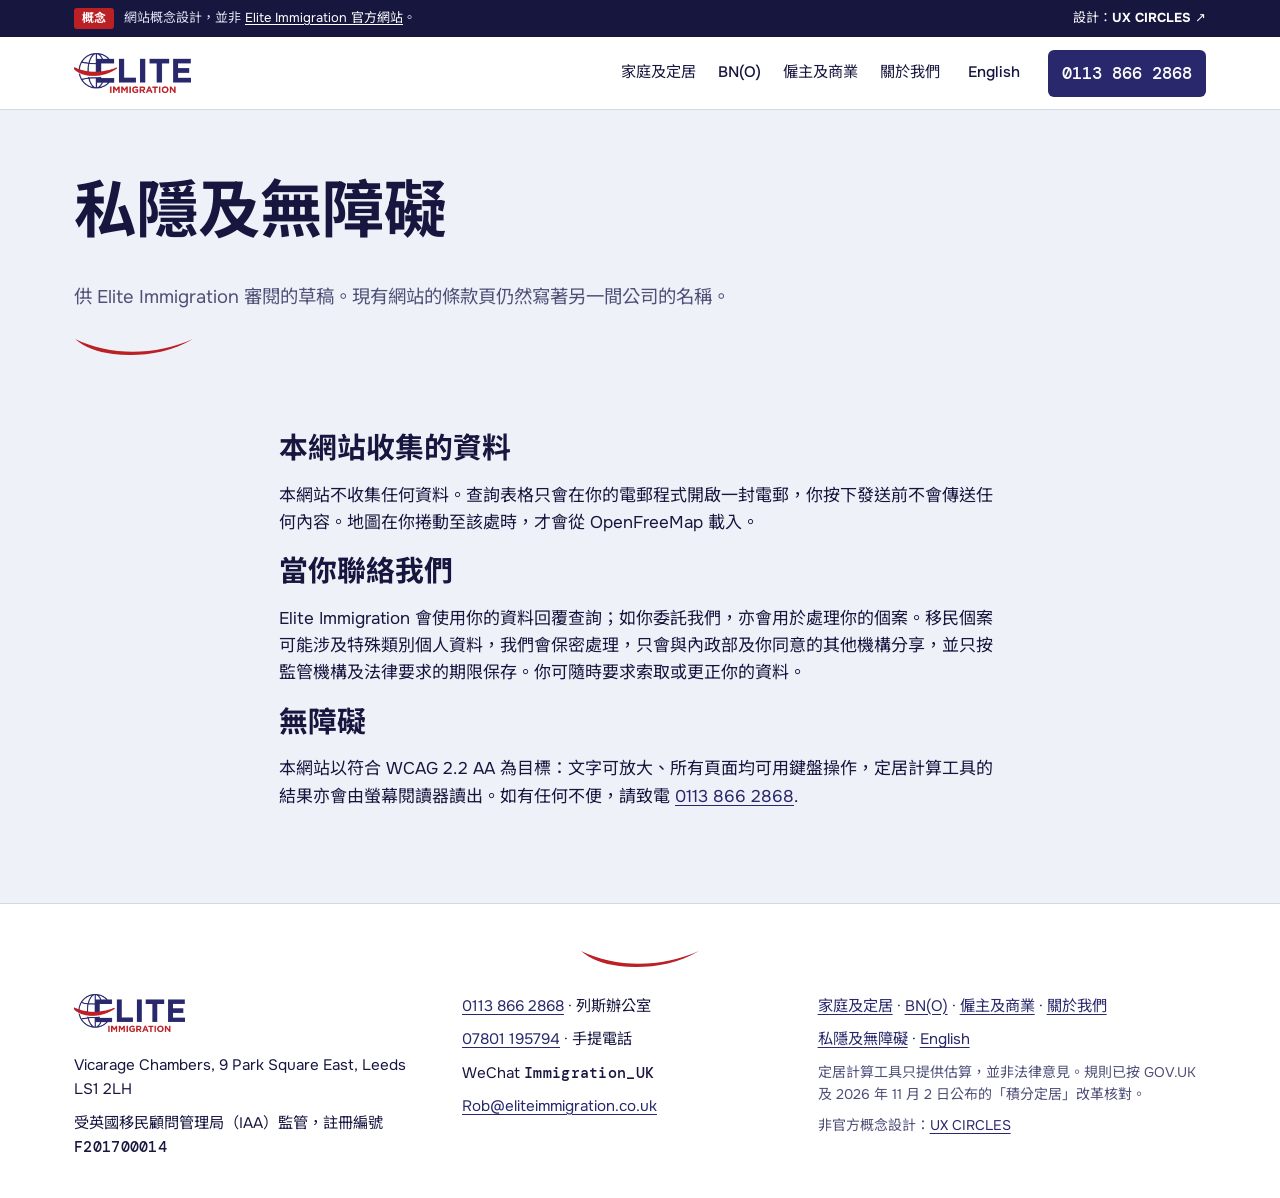
<file: zh/privacy.html>
<!doctype html>
<html lang="zh-Hant-HK">
<head>
<meta charset="utf-8">
<meta name="viewport" content="width=device-width, initial-scale=1">
<meta name="robots" content="noindex, nofollow">
<title>私隱及無障礙 · Elite Immigration</title>
<meta name="description" content="私隱聲明及無障礙聲明（草稿）。">
<link rel="alternate" hreflang="en" href="https://uxcircles.github.io/eliteimmigration/privacy.html">
<link rel="alternate" hreflang="zh-Hant-HK" href="https://uxcircles.github.io/eliteimmigration/zh/privacy.html">
<link rel="icon" type="image/svg+xml" href="../assets/img/mark.svg">
<link rel="icon" type="image/png" href="../assets/img/favicon.png">
<link rel="apple-touch-icon" href="../assets/img/apple-touch-icon.png">
<meta name="theme-color" content="#29286c">
<link rel="preload" href="../assets/fonts/sora.woff2" as="font" type="font/woff2" crossorigin>
<link rel="preload" href="../assets/fonts/onest.woff2" as="font" type="font/woff2" crossorigin>
<link rel="stylesheet" href="../assets/site.css?v=7">
<script defer src="../assets/site.js?v=7"></script>
</head>
<body>
<a class="skip" href="#main">跳至內容</a>
<div class="concept-bar" role="note">
  <div class="wrap concept-in">
    <p><span class="concept-tag">概念</span><span class="concept-long">網站概念設計，並非 <a href="https://eliteimmigration.co.uk/" target="_blank" rel="noopener">Elite Immigration 官方網站</a>。</span></p>
    <a class="concept-by" href="https://ux-circles.com/professionals" target="_blank" rel="noopener">設計：<strong>UX CIRCLES</strong> ↗</a>
  </div>
</div>
<header class="head" id="top">
  <div class="wrap head-in">
    <a class="brand" href="index.html" aria-label="Elite Immigration 首頁">
      <img src="../assets/img/logo.png" width="800" height="273" alt="Elite Immigration">
    </a>
    <nav class="nav" aria-label="主選單"><a href="individual.html">家庭及定居</a><a href="bno.html">BN(O)</a><a href="business.html">僱主及商業</a><a href="about.html">關於我們</a></nav>
    <a class="lang" href="../privacy.html" lang="en" hreflang="en">English</a>
    <a class="head-call" href="tel:+441138662868">0113 866 2868</a>
    <button class="menu-btn" type="button" aria-expanded="false" aria-controls="menu">選單</button>
  </div>
  <div class="menu" id="menu" hidden>
    <nav class="wrap" aria-label="選單">
      <a href="individual.html">家庭及定居</a><a href="bno.html">BN(O)</a><a href="business.html">僱主及商業</a><a href="about.html">關於我們</a>
      <a href="index.html#contact">免費初步諮詢</a>
      <a href="tel:+441138662868">致電 0113 866 2868</a>
      <a href="../privacy.html" lang="en">English</a>
    </nav>
  </div>
</header>
<main id="main">
<section class="page-head">
  <div class="wrap"><h1>私隱及無障礙</h1><p class="lede">供 Elite Immigration 審閱的草稿。現有網站的條款頁仍然寫著另一間公司的名稱。</p><svg class="swoosh" viewBox="0 0 240 40" aria-hidden="true" focusable="false"><path d="M2 6c70 34 160 34 236 0-50 30-112 36-160 30C46 32 20 22 2 6z"/></svg></div>
</section><section class="body">
  <div class="wrap prose">
    <h2>本網站收集的資料</h2>
    <p>本網站不收集任何資料。查詢表格只會在你的電郵程式開啟一封電郵，你按下發送前不會傳送任何內容。地圖在你捲動至該處時，才會從 OpenFreeMap 載入。</p>
    <h2>當你聯絡我們</h2>
    <p>Elite Immigration 會使用你的資料回覆查詢；如你委託我們，亦會用於處理你的個案。移民個案可能涉及特殊類別個人資料，我們會保密處理，只會與內政部及你同意的其他機構分享，並只按監管機構及法律要求的期限保存。你可隨時要求索取或更正你的資料。</p>
    <h2>無障礙</h2>
    <p>本網站以符合 WCAG 2.2 AA 為目標：文字可放大、所有頁面均可用鍵盤操作，定居計算工具的結果亦會由螢幕閱讀器讀出。如有任何不便，請致電 <a href="tel:+441138662868">0113 866 2868</a>.</p>
  </div>
</section>
</main>
<footer class="foot">
  <svg class="swoosh foot-swoosh" viewBox="0 0 240 40" aria-hidden="true" focusable="false"><path d="M2 6c70 34 160 34 236 0-50 30-112 36-160 30C46 32 20 22 2 6z"/></svg>
  <div class="wrap foot-grid">
    <div>
      <img class="foot-logo" src="../assets/img/logo.png" width="800" height="273" alt="Elite Immigration">
      <p>Vicarage Chambers, 9 Park Square East, Leeds LS1 2LH</p>
      <p>受英國移民顧問管理局（IAA）監管，註冊編號 <span class="mono">F201700014</span></p>
    </div>
    <div>
      <p><a href="tel:+441138662868">0113 866 2868</a> · 列斯辦公室</p>
      <p><a href="tel:+447801195794">07801 195794</a> · 手提電話</p>
      <p>WeChat <span class="mono">Immigration_UK</span></p>
      <p><a href="mailto:Rob@eliteimmigration.co.uk">Rob@eliteimmigration.co.uk</a></p>
    </div>
    <div>
      <p><a href="individual.html">家庭及定居</a> · <a href="bno.html">BN(O)</a> · <a href="business.html">僱主及商業</a> · <a href="about.html">關於我們</a></p>
      <p><a href="privacy.html">私隱及無障礙</a> · <a href="../privacy.html" lang="en">English</a></p>
      <p class="small">定居計算工具只提供估算，並非法律意見。規則已按 GOV.UK 及 2026 年 11 月 2 日公布的「積分定居」改革核對。</p>
      <p class="small">非官方概念設計：<a href="https://ux-circles.com/professionals" target="_blank" rel="noopener">UX CIRCLES</a></p>
    </div>
  </div>
</footer>
<nav class="mbar" aria-label="快捷操作">
  <a href="tel:+441138662868">致電</a>
  <button type="button" data-copy="Immigration_UK" data-done="已複製">WeChat</button>
  <a href="index.html#contact">免費諮詢</a>
</nav>
<div class="toast" role="status" aria-live="polite"></div>
</body>
</html>
</file>
<file: assets/site.css>
/* Elite Immigration concept. Colours from the logo: indigo #29286c and red swoosh #bb2025. */
@font-face { font-family: "Sora"; src: url(fonts/sora.woff2) format("woff2"); font-weight: 400 800; font-display: swap; }
@font-face { font-family: "Onest"; src: url(fonts/onest.woff2) format("woff2"); font-weight: 400 700; font-display: swap; }
@font-face { font-family: "DM Mono"; src: url(fonts/dm-mono-500.woff2) format("woff2"); font-weight: 500; font-display: swap; }
@font-face { font-family: "Noto Sans TC"; src: url(fonts/noto-sans-tc-400.woff2) format("woff2"); font-weight: 400; font-display: swap; }
@font-face { font-family: "Noto Sans TC"; src: url(fonts/noto-sans-tc-700.woff2) format("woff2"); font-weight: 600 800; font-display: swap; }

:root {
  --paper: #eef1f7;
  --card: #ffffff;
  --ink: #17163f;
  --navy: #29286c;
  --navy-2: #3b3a8a;
  --red: #bb2025;
  --red-soft: #f6dcdd;
  --muted: #4f5078;
  --line: #d3d8e6;
  --display: "Sora", "Noto Sans TC", system-ui, sans-serif;
  --text: "Onest", "Noto Sans TC", system-ui, sans-serif;
  --mono: "DM Mono", ui-monospace, monospace;
  --wrap: 1180px;
  --head-h: 72px;
}
:lang(zh-Hant-HK) { --display: "Sora", "Noto Sans TC", sans-serif; }

*, *::before, *::after { box-sizing: border-box; }
html, body { overflow-x: clip; }
html { -webkit-text-size-adjust: 100%; scroll-padding-top: calc(var(--head-h) + 12px); }
body { margin: 0; background: var(--paper); color: var(--ink); font: 400 1.0625rem/1.6 var(--text); }
img, svg { max-width: 100%; }
a { color: var(--navy); text-underline-offset: .18em; }
a:hover { color: var(--red); }
:focus-visible { outline: 3px solid var(--red); outline-offset: 3px; border-radius: 3px; }
h1, h2, h3 { font-family: var(--display); line-height: 1.12; letter-spacing: -.02em; margin: 0 0 .5em; color: var(--ink); }
h1 { font-weight: 800; }
h2 { font-size: clamp(1.6rem, 1.2rem + 1.6vw, 2.4rem); font-weight: 700; }
h3 { font-size: 1.2rem; font-weight: 700; }
:lang(zh-Hant-HK) h1, :lang(zh-Hant-HK) h2, :lang(zh-Hant-HK) h3 { letter-spacing: 0; line-height: 1.3; }
p { margin: 0 0 1em; }
.mono { font-family: var(--mono); font-weight: 500; letter-spacing: .02em; }
.small { font-size: .875rem; color: var(--muted); }
.wrap { max-width: var(--wrap); margin: 0 auto; padding: 0 24px; }
@media (max-width: 600px) { .wrap { padding: 0 16px; } }

.skip { position: absolute; left: -999px; top: 8px; background: var(--ink); color: #fff; padding: 10px 14px; z-index: 100; }
.skip:focus { left: 8px; }

/* concept bar */
.concept-bar { background: var(--ink); color: #dfe1f2; font-size: .8125rem; }
.concept-in { display: flex; gap: 16px; align-items: center; justify-content: space-between; padding-top: 8px; padding-bottom: 8px; }
.concept-bar p { margin: 0; }
.concept-bar a { color: #fff; }
.concept-tag { display: inline-block; background: var(--red); color: #fff; font-weight: 600; padding: 1px 8px; border-radius: 3px; margin-right: 10px; font-size: .75rem; }
.concept-by { white-space: nowrap; text-decoration: none; }
@media (max-width: 600px) { .concept-in { flex-direction: column; align-items: flex-start; gap: 2px; } }

/* header */
.head { position: sticky; top: 0; z-index: 50; background: #fff; border-bottom: 1px solid var(--line); }
.head-in { display: flex; align-items: center; gap: 28px; height: var(--head-h); }
.brand img { display: block; height: 40px; width: auto; }
.nav { display: flex; gap: 22px; margin-left: auto; }
.nav a, .lang { text-decoration: none; color: var(--ink); font-weight: 500; font-size: .95rem; padding: 6px 0; border-bottom: 2px solid transparent; }
.nav a:hover, .nav a[aria-current] { border-bottom-color: var(--red); color: var(--ink); }
.head-call { font-family: var(--mono); font-weight: 500; text-decoration: none; background: var(--navy); color: #fff; padding: 10px 14px; border-radius: 6px; white-space: nowrap; }
.head-call:hover { background: var(--red); color: #fff; }
.menu-btn { display: none; margin-left: auto; font: 600 .95rem var(--text); background: none; border: 1.5px solid var(--navy); color: var(--navy); border-radius: 6px; padding: 9px 14px; min-height: 44px; }
.menu { position: fixed; left: 0; right: 0; top: var(--menu-top, 64px); bottom: 0; z-index: 70; overflow-y: auto; -webkit-overflow-scrolling: touch; border-top: 1px solid var(--line); background: #fff; }
.menu[hidden] { display: none; }
.menu-btn { cursor: pointer; touch-action: manipulation; -webkit-tap-highlight-color: transparent; }
.menu-btn[aria-expanded="true"] { background: var(--navy); color: #fff; }
body.menu-open { overflow: hidden; }
.menu nav { display: flex; flex-direction: column; padding-top: 8px; padding-bottom: 16px; }
.menu a { padding: 12px 0; border-bottom: 1px solid var(--line); text-decoration: none; color: var(--ink); font-weight: 500; }
@media (max-width: 980px) {
  .nav, .head-call { display: none; }
  .lang { margin-left: auto; }
  .menu-btn { display: block; margin-left: 0; }
  .brand img { height: 34px; }
  .head-in { gap: 16px; }
  :root { --head-h: 64px; }
}
@media (max-width: 360px) { .lang { display: none; } }

/* swoosh divider: the crescent from the logo */
.swoosh { display: block; width: 120px; height: 20px; fill: var(--red); margin: 0 0 18px; }

/* hero tool */
.hero { position: relative; padding: 48px 0 64px; overflow: hidden; }
.hero::before { /* faint globe meridians, from the logo */
  content: ""; position: absolute; right: -180px; top: -120px; width: 720px; height: 720px; border-radius: 50%;
  border: 2px solid rgba(41, 40, 108, .08);
  background:
    radial-gradient(closest-side, transparent 98.5%, rgba(41, 40, 108, .08) 99%, transparent 100%) center / 46% 100% no-repeat,
    linear-gradient(rgba(41, 40, 108, .08), rgba(41, 40, 108, .08)) center / 2px 100% no-repeat;
  pointer-events: none;
}
.hero .wrap { position: relative; }
.hero-place { font-weight: 600; color: var(--red); margin-bottom: 14px; }
.hero-top { display: grid; grid-template-columns: 1.5fr 1fr; gap: 20px 56px; align-items: end; margin-bottom: 30px; }
.hero h1 { font-size: clamp(2.3rem, 1.2rem + 4.4vw, 4.8rem); max-width: 13ch; margin: 0; }
:lang(zh-Hant-HK) .hero h1 { font-size: clamp(2.1rem, 1.2rem + 4vw, 4.2rem); max-width: 15em; }
.hero-lede { font-size: 1.05rem; max-width: 46ch; color: var(--muted); margin: 0 0 6px; }
@media (max-width: 900px) { .hero-top { grid-template-columns: 1fr; } }
@media (max-width: 600px) {
  .hero-lede { display: none; }
  .hero-place { margin-bottom: 8px; font-size: .9rem; }
  .hero-top { margin-bottom: 18px; }
  :lang(zh-Hant-HK) .hero h1 { font-size: 1.75rem; }
  .hero h1 { font-size: 2.1rem; }
}

.tool { background: var(--card); border-radius: 16px; padding: 28px 32px 22px; box-shadow: 0 1px 0 var(--line), 0 24px 60px -30px rgba(23, 22, 63, .35); }
.tool-fields { display: grid; grid-template-columns: 1.6fr 1fr 1fr; gap: 16px 20px; align-items: end; }
.f { display: flex; flex-direction: column; gap: 6px; font-size: .9rem; font-weight: 600; color: var(--ink); }
.f input, .f select, .f textarea {
  font: 400 1rem var(--text); color: var(--ink); background: #fff; border: 1.5px solid #b9bfd4; border-radius: 8px;
  padding: 11px 12px; min-height: 48px; width: 100%;
}
.f input:focus, .f select:focus, .f textarea:focus { border-color: var(--navy); outline: 3px solid rgba(41, 40, 108, .18); outline-offset: 0; }
.f select { appearance: none; background: #fff url("data:image/svg+xml,%3Csvg xmlns='http://www.w3.org/2000/svg' viewBox='0 0 12 8'%3E%3Cpath d='M1 1l5 5 5-5' fill='none' stroke='%2329286c' stroke-width='2'/%3E%3C/svg%3E") right 12px center / 12px no-repeat; padding-right: 36px; }
.f[hidden] { display: none; }

.arc { position: relative; margin: 34px 0 10px; height: 120px; }
.arc svg { position: absolute; inset: 0; width: 100%; height: 100%; overflow: visible; animation: reveal 1.1s cubic-bezier(.4, 0, .2, 1) both; }
@keyframes reveal { from { clip-path: inset(0 100% 0 0); } to { clip-path: inset(0 0 0 0); } }
.arc-path { fill: none; stroke: var(--red); stroke-width: 6; stroke-linecap: round; vector-effect: non-scaling-stroke; }
.dot { position: absolute; width: 22px; height: 22px; margin: -11px 0 0 -11px; border-radius: 50%; background: #fff; border: 5px solid var(--navy); }
.d0 { left: 3%; top: 90%; }
.d1 { left: 50%; top: 11.5%; }
.d2 { left: 97%; top: 90%; background: var(--red); border-color: var(--red); }
.stops { list-style: none; margin: 0; padding: 0; display: grid; grid-template-columns: 1fr 1fr 1fr; gap: 8px; }
.stop { display: flex; flex-direction: column; gap: 2px; }
.s0 { align-items: flex-start; }
.s1 { align-items: center; text-align: center; }
.s2 { align-items: flex-end; text-align: right; }
.stop-k { font-size: .85rem; font-weight: 600; color: var(--muted); }
.stop-d { font-family: var(--mono); font-weight: 500; font-size: clamp(1.05rem, .8rem + 1.3vw, 1.75rem); color: var(--ink); letter-spacing: -.01em; }
.stop-n { font-size: .85rem; color: var(--muted); }
.s1 .stop-d { color: var(--navy); }
.change { margin: 22px 0 0; padding: 16px 18px; background: var(--paper); border-left: 4px solid var(--red); border-radius: 0 8px 8px 0; font-size: .98rem; }
.change:empty { display: none; }
.change p { margin: 0; }
.change .tag { display: inline-block; font-size: .75rem; font-weight: 700; color: #fff; background: var(--navy); border-radius: 3px; padding: 1px 7px; margin-right: 8px; vertical-align: 1px; }
.tool-foot { margin: 16px 0 0; font-size: .875rem; color: var(--muted); }
.tool-foot a { font-weight: 600; margin-left: 4px; }
@media (max-width: 760px) {
  .hero { padding: 20px 0 40px; }
  .tool-fields { gap: 12px; }
  .tool { padding: 20px 16px 16px; border-radius: 12px; }
  .tool-fields { grid-template-columns: 1fr; }
  .arc { height: 64px; margin-top: 26px; }
  .dot { width: 18px; height: 18px; margin: -9px 0 0 -9px; border-width: 4px; }
}
@media (max-width: 400px) {
  .stops { grid-template-columns: 1fr 1.1fr 1fr; }
  .stop-k, .stop-n { font-size: .75rem; }
}

/* regulator band */
.reg { background: var(--navy); color: #e6e7f6; }
.reg-in { display: flex; gap: 32px; align-items: center; padding-top: 22px; padding-bottom: 22px; }
.reg p { margin: 0; }
.reg a { color: #fff; }
.reg-num { display: flex; flex-direction: column; flex: none; }
.reg-num span:first-child { font-size: .8rem; color: #c4c6e6; }
.reg-num .mono { font-size: 1.5rem; color: #fff; }
@media (max-width: 760px) { .reg-in { flex-direction: column; align-items: flex-start; gap: 10px; } }

/* sections */
.ways, .areas, .people, .quotes, .contact, .body, .cta { padding: 76px 0; }
@media (max-width: 760px) { .ways, .areas, .people, .quotes, .contact, .body, .cta { padding: 52px 0; } }
.ways-grid { display: grid; grid-template-columns: 1fr 1fr; gap: 24px; margin-top: 28px; }
.way { background: var(--card); border-radius: 14px; padding: 28px; border-top: 6px solid var(--navy); }
.way-alt { border-top-color: var(--red); }
.way ul, .ticks { list-style: none; padding: 0; margin: 0 0 1em; }
.way li, .ticks li { position: relative; padding: 7px 0 7px 26px; border-bottom: 1px solid var(--line); }
.way li::before, .ticks li::before { content: ""; position: absolute; left: 2px; top: 1.05em; width: 12px; height: 6px; border-radius: 0 0 12px 12px; background: var(--red); }
.ways-note { margin-top: 22px; font-weight: 500; }
@media (max-width: 760px) { .ways-grid { grid-template-columns: 1fr; } .way { padding: 22px 18px; } }

.areas { background: var(--card); }
.area-list { list-style: none; padding: 0; margin: 28px 0 0; display: grid; grid-template-columns: repeat(3, 1fr); border-top: 1px solid var(--line); }
.area-list li { border-bottom: 1px solid var(--line); }
.area-list li:not(:nth-child(3n)) { border-right: 1px solid var(--line); }
.area-list a { display: block; position: relative; padding: 26px 26px 30px; text-decoration: none; color: var(--ink); height: 100%; }
.area-list a:hover { background: var(--paper); color: var(--ink); }
.area-list h3 { margin-bottom: 8px; }
.area-list p { color: var(--muted); margin: 0; font-size: .97rem; }
.arrow { position: absolute; right: 22px; top: 24px; color: var(--red); font-weight: 700; }
@media (max-width: 900px) {
  .area-list { grid-template-columns: 1fr 1fr; }
  .area-list li:not(:nth-child(3n)) { border-right: 0; }
  .area-list li:nth-child(odd) { border-right: 1px solid var(--line); }
}
@media (max-width: 600px) {
  .area-list { grid-template-columns: 1fr; }
  .area-list li:nth-child(odd) { border-right: 0; }
  .area-list a { padding: 20px 36px 22px 0; }
  .arrow { right: 4px; top: 20px; }
}

.people-grid { display: grid; grid-template-columns: 1fr 1fr; gap: 24px; margin: 28px 0 22px; }
.person { background: var(--card); border-radius: 14px; padding: 28px; }
.person-id { width: 64px; height: 64px; border-radius: 50%; display: grid; place-items: center; background: var(--navy); color: #fff; font-size: 1.2rem; margin-bottom: 16px; position: relative; }
.person-id::after { content: ""; position: absolute; left: -10px; right: -10px; top: 50px; height: 9px; border-radius: 0 0 40px 40px; background: var(--red); transform: rotate(-8deg); }
.role { color: var(--red); font-weight: 600; font-size: .95rem; }
.langs { font-weight: 600; color: var(--navy); margin: 0; }
.more { font-weight: 600; }
@media (max-width: 760px) { .people-grid { grid-template-columns: 1fr; } .person { padding: 22px 18px; } }

.quotes { background: var(--ink); color: #e8e9f6; }
.quotes h2 { color: #fff; }
.q-grid { display: grid; grid-template-columns: repeat(3, 1fr); gap: 32px; margin: 28px 0; }
.q { margin: 0; }
.q blockquote { margin: 0 0 14px; font-size: 1.05rem; }
.q-tr { color: #b9bbdd; font-size: .95rem; }
.q figcaption { font-weight: 600; color: #fff; font-size: .9rem; border-top: 2px solid var(--red); padding-top: 10px; }
.quotes .small { color: #b9bbdd; }
@media (max-width: 900px) { .q-grid { grid-template-columns: 1fr; gap: 26px; } }

/* contact */
.contact-grid { display: grid; grid-template-columns: 1fr 1fr; gap: 48px; }
.c-phone { font-family: var(--mono); font-size: clamp(1.8rem, 1.2rem + 2vw, 2.6rem); margin-bottom: 6px; }
.c-phone a { text-decoration: none; color: var(--navy); }
.copy { font: inherit; font-family: var(--mono); background: none; border: 0; border-bottom: 1.5px dashed var(--navy); color: var(--navy); padding: 0; cursor: pointer; }
.form { margin-top: 26px; display: grid; gap: 14px; }
.row2 { display: grid; grid-template-columns: 1fr 1fr; gap: 14px; }
.f-err { color: var(--red); font-weight: 600; margin: 0; }
.btn { display: inline-flex; align-items: center; justify-content: center; gap: 8px; min-height: 48px; padding: 12px 22px; border-radius: 8px; border: 2px solid var(--navy); background: var(--navy); color: #fff; font: 600 1rem var(--text); text-decoration: none; cursor: pointer; }
.btn:hover { background: var(--red); border-color: var(--red); color: #fff; }
.btn-line { background: transparent; color: var(--navy); }
.form .btn { justify-self: start; }
.map { position: relative; aspect-ratio: 10 / 9; border-radius: 14px; overflow: hidden; background: #e6e9f2; }
.map-sketch { position: absolute; inset: 0; width: 100%; height: 100%; }
.map .mapbox.maplibregl-map { position: absolute; inset: 0; }
.addr { font-style: normal; margin: 16px 0 6px; }
.addr a { font-weight: 600; margin-left: 4px; }
.map-pin { display: flex; flex-direction: column; align-items: center; }
.pin { width: 52px; height: 52px; border-radius: 50%; background: #fff; display: grid; place-items: center; box-shadow: 0 4px 14px rgba(23, 22, 63, .3); border: 3px solid var(--navy); }
.pin img { width: 38px; height: 38px; }
.pin-label { margin-top: 4px; background: var(--navy); color: #fff; font: 600 .78rem var(--text); padding: 3px 8px; border-radius: 4px; white-space: nowrap; }
.map-stn { display: flex; align-items: center; gap: 6px; }
.map-stn .dot { width: 14px; height: 14px; border-radius: 50%; background: #fff; border: 4px solid var(--red); }
.map-stn .t { background: #fff; font: 600 .78rem var(--text); padding: 3px 7px; border-radius: 4px; box-shadow: 0 1px 4px rgba(0, 0, 0, .15); white-space: nowrap; }
@media (max-width: 860px) { .contact-grid { grid-template-columns: 1fr; gap: 36px; } }
@media (max-width: 420px) { .row2 { grid-template-columns: 1fr; } .form .btn { justify-self: stretch; } }
@media (max-width: 760px) { .maplibregl-ctrl-group { display: none; } }

/* inner pages */
.page-head { padding: 60px 0 10px; }
.page-head h1 { font-size: clamp(2.1rem, 1.3rem + 3.4vw, 3.9rem); max-width: 20ch; }
:lang(zh-Hant-HK) .page-head h1 { max-width: 16em; }
.page-head .lede { font-size: 1.15rem; color: var(--muted); max-width: 62ch; }
.page-head .swoosh { margin-top: 24px; }
.kicker { font-weight: 600; color: var(--red); }
.body { padding-top: 40px; }
.body.alt { background: var(--card); padding-top: 64px; }
.body h2 { font-size: clamp(1.35rem, 1.1rem + .9vw, 1.8rem); margin-top: 6px; }
.cols { display: grid; grid-template-columns: 1fr 1fr; gap: 48px; }
.cols3 { display: grid; grid-template-columns: repeat(3, 1fr); gap: 36px; }
.note { background: var(--card); border-left: 4px solid var(--red); border-radius: 0 12px 12px 0; padding: 20px 22px; margin-top: 26px; }
.body.alt .note { background: var(--paper); }
.prose { max-width: 70ch; }
@media (max-width: 860px) { .cols, .cols3 { grid-template-columns: 1fr; gap: 28px; } }
.cta { background: var(--navy); color: #e6e7f6; }
.cta h2 { color: #fff; }
.cta .btn { background: #fff; color: var(--navy); border-color: #fff; }
.cta .btn:hover { background: var(--red); border-color: var(--red); color: #fff; }
.cta .btn-line { background: transparent; color: #fff; }
.cta-btns { display: flex; flex-wrap: wrap; gap: 12px; }

.lost { padding: 90px 0; text-align: center; }
.lost .lede { max-width: 50ch; margin: 0 auto 26px; color: var(--muted); }
.lost .cta-btns { justify-content: center; }
.lost-mark { width: 110px; height: 110px; margin-bottom: 18px; animation: spin 14s linear infinite; }
@keyframes spin { from { transform: rotate(0); } to { transform: rotate(360deg); } }

/* footer */
.foot { background: #fff; border-top: 1px solid var(--line); padding: 44px 0 30px; font-size: .95rem; }
.foot-swoosh { margin: 0 auto 26px; width: 160px; }
.foot-grid { display: grid; grid-template-columns: 1.1fr 1fr 1.2fr; gap: 32px; }
.foot-logo { height: 38px; width: auto; margin-bottom: 14px; }
.foot p { margin-bottom: .6em; }
@media (max-width: 860px) { .foot-grid { grid-template-columns: 1fr; gap: 18px; } }

/* phone action bar */
.mbar { display: none; }
@media (max-width: 760px) {
  body { padding-bottom: 68px; }
  .mbar { display: grid; grid-template-columns: 1fr 1fr 1.3fr; position: fixed; left: 0; right: 0; bottom: 0; z-index: 60; background: #fff; border-top: 1px solid var(--line); padding: 8px 10px calc(8px + env(safe-area-inset-bottom)); gap: 8px; }
  .mbar a, .mbar button { display: flex; align-items: center; justify-content: center; min-height: 48px; border-radius: 8px; font: 600 .95rem var(--text); text-decoration: none; border: 1.5px solid var(--navy); color: var(--navy); background: #fff; }
  .mbar a:last-child { background: var(--red); border-color: var(--red); color: #fff; }
  body.menu-open .mbar { display: none; }
}
.toast { position: fixed; left: 50%; bottom: 90px; transform: translateX(-50%); background: var(--ink); color: #fff; padding: 10px 16px; border-radius: 8px; font-weight: 600; opacity: 0; pointer-events: none; transition: opacity .2s; z-index: 80; }
.toast.on { opacity: 1; }

@media (prefers-reduced-motion: reduce) {
  *, *::before, *::after { animation: none !important; transition: none !important; scroll-behavior: auto !important; }
}
@media (max-width: 360px) { .mbar a, .mbar button { font-size: .82rem; } }

/* iOS Safari gives date inputs a wide intrinsic width; keep them inside the card */
.f { min-width: 0; }
.f input[type="date"] { -webkit-appearance: none; appearance: none; display: block; min-width: 0; max-width: 100%; text-align: left; }
.f input[type="date"]::-webkit-date-and-time-value { text-align: left; }
.f input[type="date"]::-webkit-datetime-edit { padding: 0; }
.tool, .tool-fields, .stops, .stop { min-width: 0; }
@media (max-width: 760px) {
  .stop-d { font-size: clamp(.9rem, 3.7vw, 1.2rem); white-space: nowrap; letter-spacing: -.03em; }
}
@media (max-width: 360px) { .stop-d { white-space: normal; } }

/* date field: same box as the selects (border, height, radius, left text) with a calendar icon in the chevron's place */
.f input[type="date"] {
  height: 48px; min-height: 48px; line-height: 24px; padding: 11px 40px 11px 12px;
  border: 1.5px solid #b9bfd4; border-radius: 8px; background: #fff url("data:image/svg+xml,%3Csvg xmlns='http://www.w3.org/2000/svg' viewBox='0 0 16 16'%3E%3Cg fill='none' stroke='%2329286c' stroke-width='1.6'%3E%3Crect x='1.5' y='3' width='13' height='11.5' rx='1.5'/%3E%3Cpath d='M1.5 6.8h13M5 1v3.4M11 1v3.4'/%3E%3C/g%3E%3C/svg%3E") right 12px center / 16px no-repeat;
  font: 400 1rem var(--text); color: var(--ink);
}
.f input[type="date"]::-webkit-date-and-time-value { text-align: left; margin: 0; }
.f input[type="date"]::-webkit-calendar-picker-indicator { position: absolute; right: 0; top: 0; width: 44px; height: 100%; margin: 0; opacity: 0; cursor: pointer; }
.f input[type="date"] { position: relative; }

/* phones: the concept bar keeps only the Concept tag and the UX CIRCLES credit, on one line */
@media (max-width: 600px) {
  .concept-long { display: none; }
  .concept-in { flex-direction: row; align-items: center; justify-content: space-between; padding-top: 6px; padding-bottom: 6px; }
}
</file>
